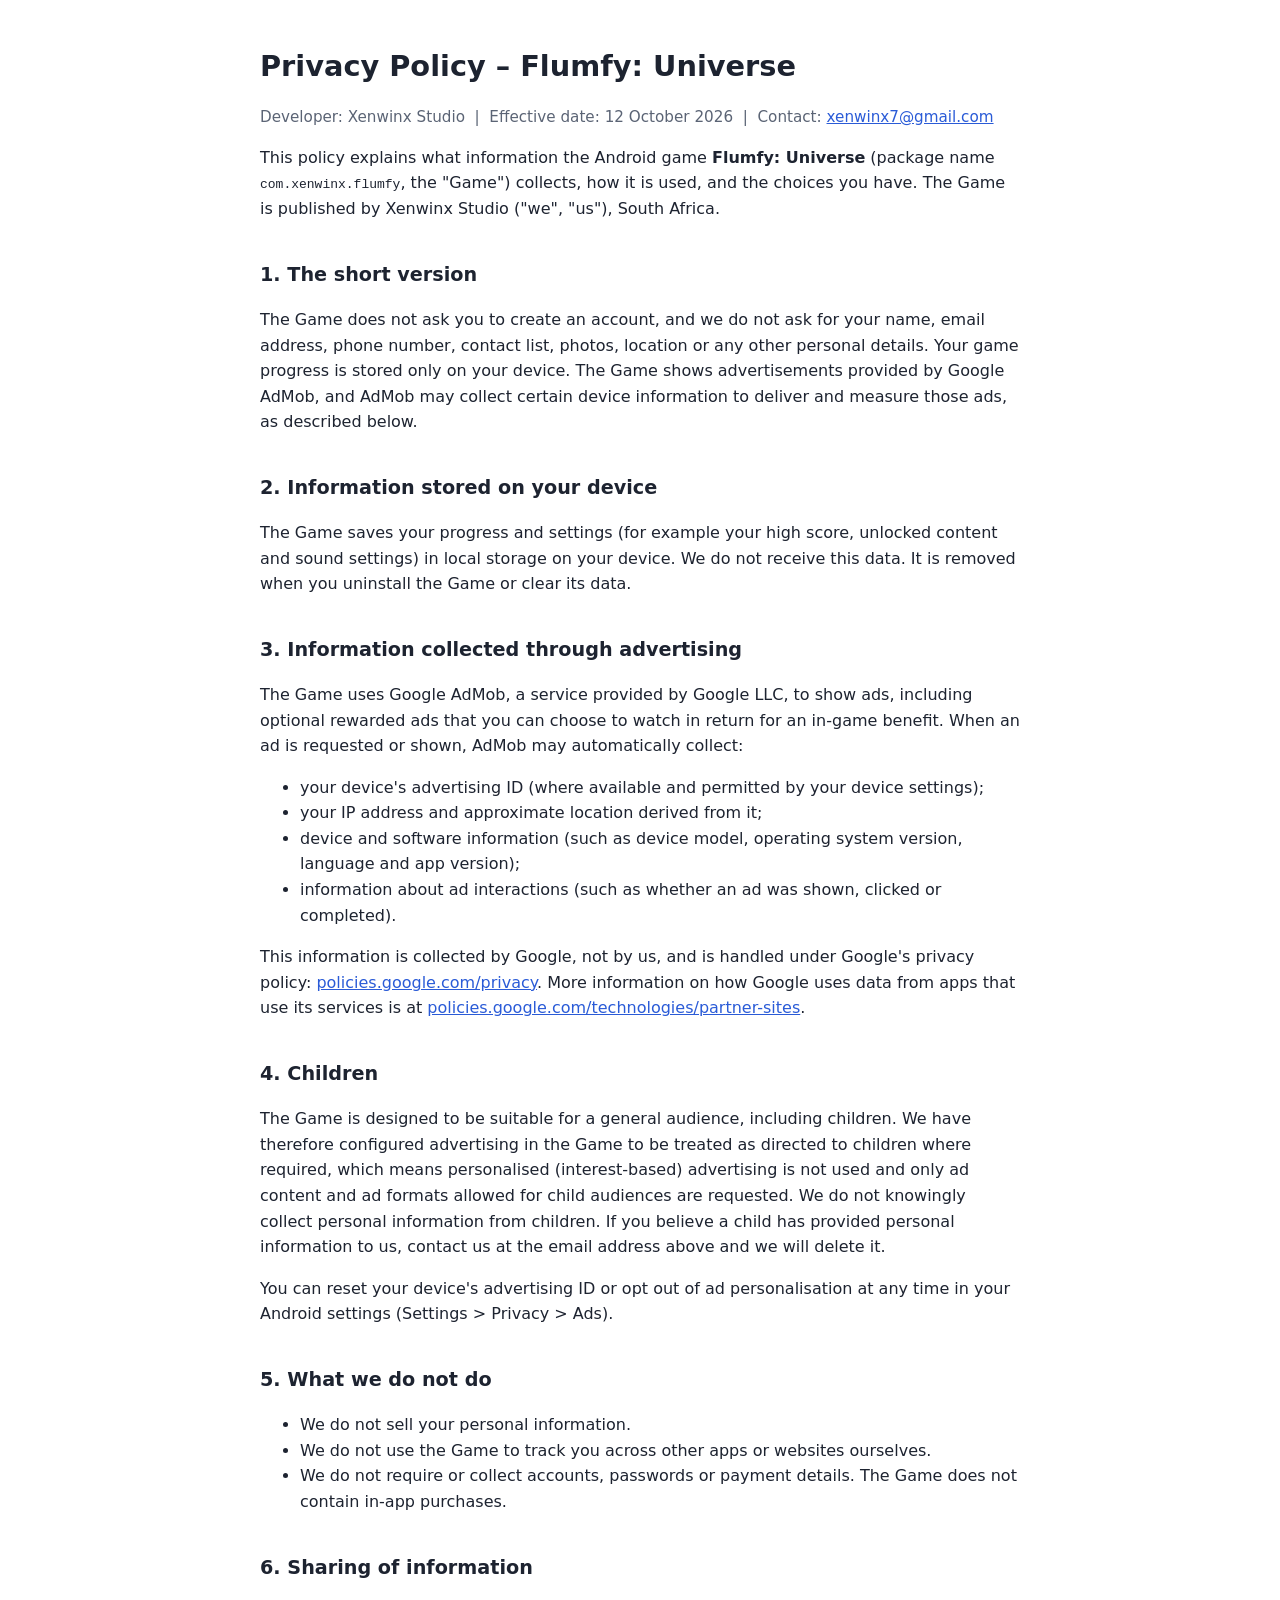
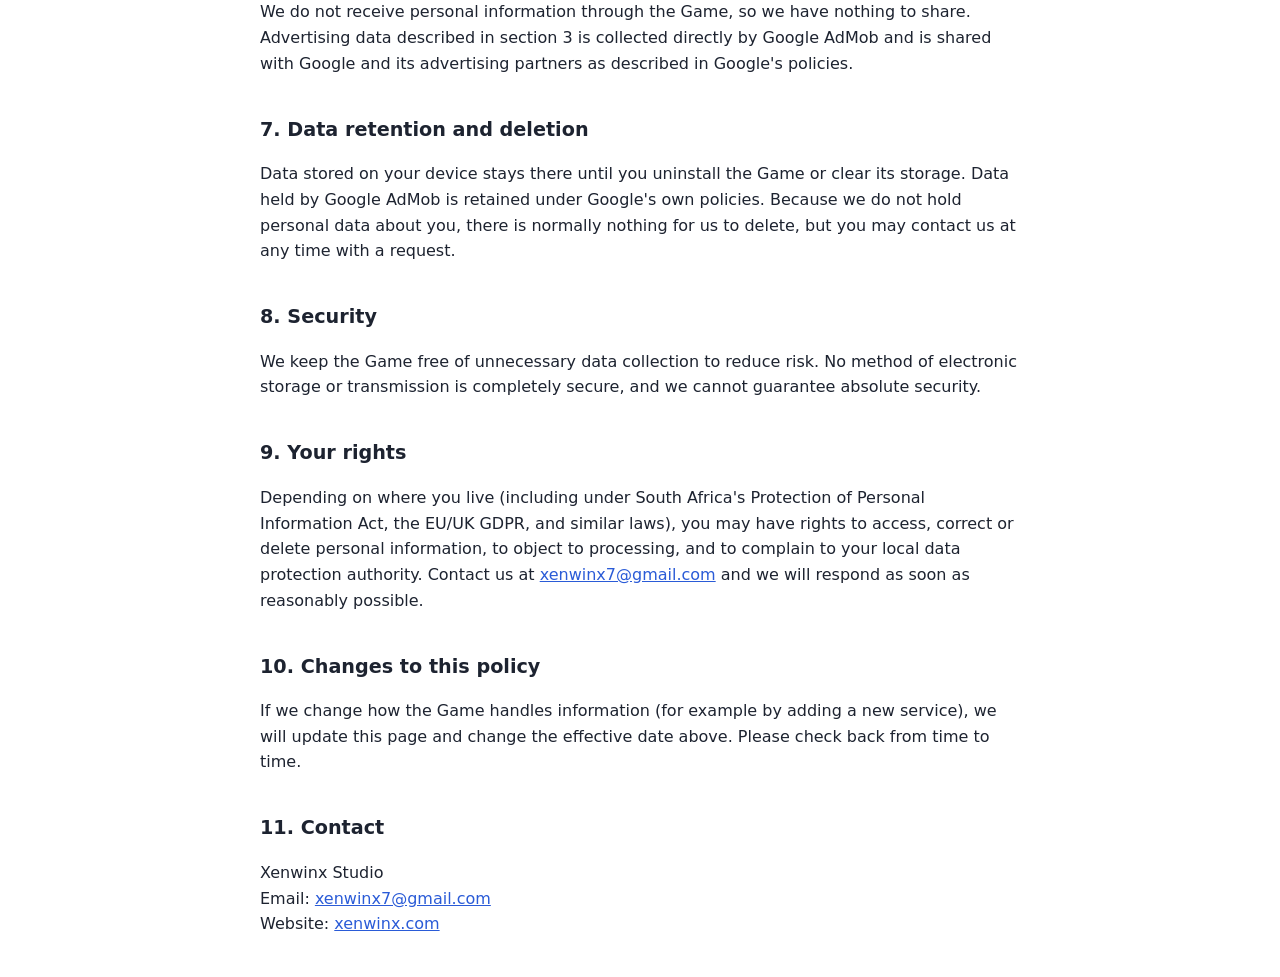
<file: flumfy/privacy/index.html>
<!doctype html>
<html lang="en">
<head>
<meta charset="utf-8">
<meta name="viewport" content="width=device-width, initial-scale=1">
<title>Flumfy: Universe – Privacy Policy | Xenwinx Studio</title>
<meta name="description" content="Privacy policy for the Android game Flumfy: Universe by Xenwinx Studio.">
<style>
  body{font-family:system-ui,-apple-system,Segoe UI,Roboto,Arial,sans-serif;line-height:1.6;max-width:760px;margin:0 auto;padding:24px 16px;color:#1d2330;background:#fff}
  h1{font-size:1.8rem;margin-bottom:.2em}
  h2{font-size:1.2rem;margin-top:2em}
  .meta{color:#5b6475;font-size:.95rem}
  a{color:#2a5bd7}
  @media (prefers-color-scheme:dark){body{background:#12151c;color:#e6e9f0}.meta{color:#9aa3b5}a{color:#8fb0ff}}
</style>
</head>
<body>
<h1>Privacy Policy – Flumfy: Universe</h1>
<p class="meta">Developer: Xenwinx Studio &nbsp;|&nbsp; Effective date: 12 October 2026 &nbsp;|&nbsp; Contact: <a href="mailto:xenwinx7@gmail.com">xenwinx7@gmail.com</a></p>

<p>This policy explains what information the Android game <strong>Flumfy: Universe</strong> (package name <code>com.xenwinx.flumfy</code>, the "Game") collects, how it is used, and the choices you have. The Game is published by Xenwinx Studio ("we", "us"), South Africa.</p>

<h2>1. The short version</h2>
<p>The Game does not ask you to create an account, and we do not ask for your name, email address, phone number, contact list, photos, location or any other personal details. Your game progress is stored only on your device. The Game shows advertisements provided by Google AdMob, and AdMob may collect certain device information to deliver and measure those ads, as described below.</p>

<h2>2. Information stored on your device</h2>
<p>The Game saves your progress and settings (for example your high score, unlocked content and sound settings) in local storage on your device. We do not receive this data. It is removed when you uninstall the Game or clear its data.</p>

<h2>3. Information collected through advertising</h2>
<p>The Game uses Google AdMob, a service provided by Google LLC, to show ads, including optional rewarded ads that you can choose to watch in return for an in-game benefit. When an ad is requested or shown, AdMob may automatically collect:</p>
<ul>
  <li>your device's advertising ID (where available and permitted by your device settings);</li>
  <li>your IP address and approximate location derived from it;</li>
  <li>device and software information (such as device model, operating system version, language and app version);</li>
  <li>information about ad interactions (such as whether an ad was shown, clicked or completed).</li>
</ul>
<p>This information is collected by Google, not by us, and is handled under Google's privacy policy: <a href="https://policies.google.com/privacy" rel="noopener">policies.google.com/privacy</a>. More information on how Google uses data from apps that use its services is at <a href="https://policies.google.com/technologies/partner-sites" rel="noopener">policies.google.com/technologies/partner-sites</a>.</p>

<h2>4. Children</h2>
<p>The Game is designed to be suitable for a general audience, including children. We have therefore configured advertising in the Game to be treated as directed to children where required, which means personalised (interest-based) advertising is not used and only ad content and ad formats allowed for child audiences are requested. We do not knowingly collect personal information from children. If you believe a child has provided personal information to us, contact us at the email address above and we will delete it.</p>
<p>You can reset your device's advertising ID or opt out of ad personalisation at any time in your Android settings (Settings &gt; Privacy &gt; Ads).</p>

<h2>5. What we do not do</h2>
<ul>
  <li>We do not sell your personal information.</li>
  <li>We do not use the Game to track you across other apps or websites ourselves.</li>
  <li>We do not require or collect accounts, passwords or payment details. The Game does not contain in-app purchases.</li>
</ul>

<h2>6. Sharing of information</h2>
<p>We do not receive personal information through the Game, so we have nothing to share. Advertising data described in section 3 is collected directly by Google AdMob and is shared with Google and its advertising partners as described in Google's policies.</p>

<h2>7. Data retention and deletion</h2>
<p>Data stored on your device stays there until you uninstall the Game or clear its storage. Data held by Google AdMob is retained under Google's own policies. Because we do not hold personal data about you, there is normally nothing for us to delete, but you may contact us at any time with a request.</p>

<h2>8. Security</h2>
<p>We keep the Game free of unnecessary data collection to reduce risk. No method of electronic storage or transmission is completely secure, and we cannot guarantee absolute security.</p>

<h2>9. Your rights</h2>
<p>Depending on where you live (including under South Africa's Protection of Personal Information Act, the EU/UK GDPR, and similar laws), you may have rights to access, correct or delete personal information, to object to processing, and to complain to your local data protection authority. Contact us at <a href="mailto:xenwinx7@gmail.com">xenwinx7@gmail.com</a> and we will respond as soon as reasonably possible.</p>

<h2>10. Changes to this policy</h2>
<p>If we change how the Game handles information (for example by adding a new service), we will update this page and change the effective date above. Please check back from time to time.</p>

<h2>11. Contact</h2>
<p>Xenwinx Studio<br>
Email: <a href="mailto:xenwinx7@gmail.com">xenwinx7@gmail.com</a><br>
Website: <a href="https://xenwinx.com">xenwinx.com</a></p>
</body>
</html>
</file>
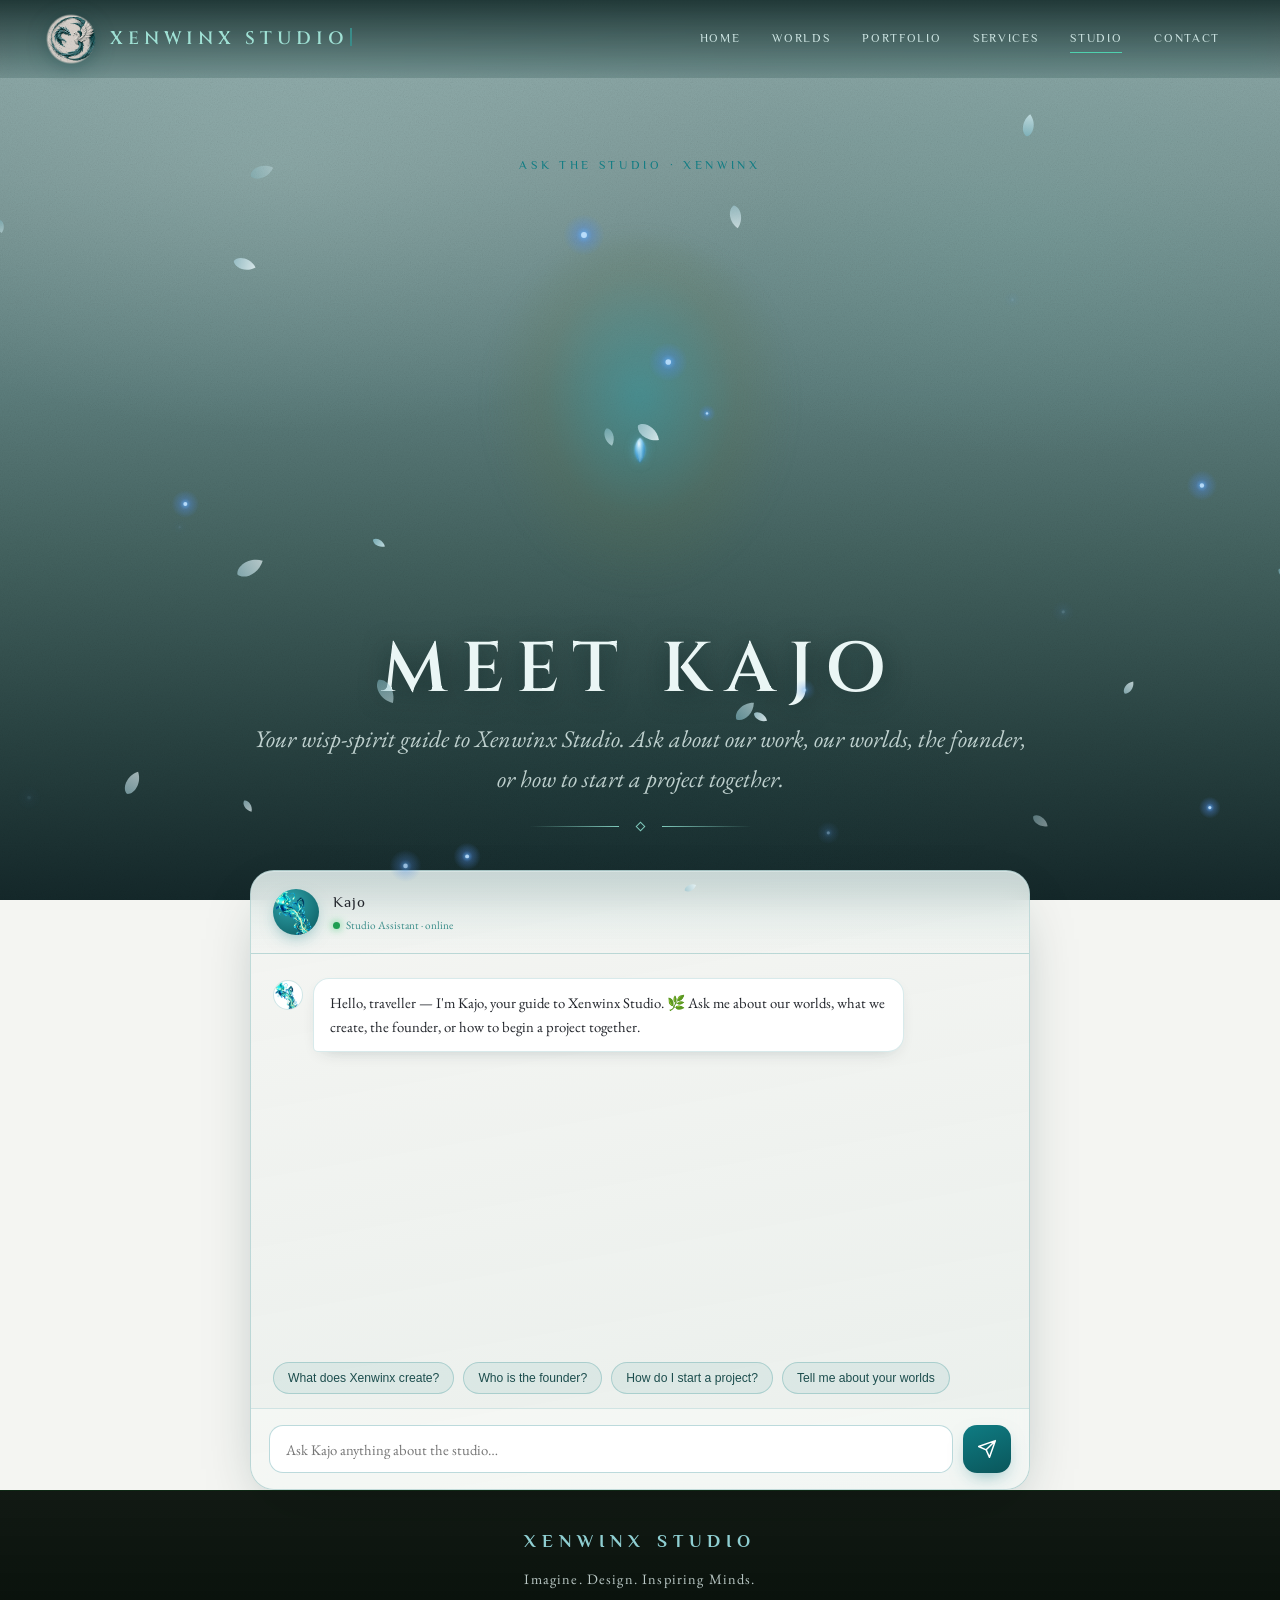
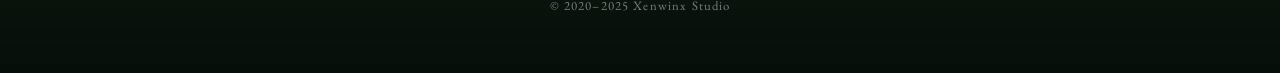
<file: about.html>
<!DOCTYPE html>
<html lang="en">
<head>
<meta charset="UTF-8">
<meta name="viewport" content="width=device-width, initial-scale=1.0">
<title>Studio Assistant — Xenwinx Studio</title>
<link rel="stylesheet" href="xenwinx.css">
<style>
.chat-wrap {
  grid-column:1 / -1;
  max-width:780px; margin:0 auto; width:100%;
  display:flex; flex-direction:column;
  height:min(70vh,620px);
}
.chat-shell {
  position:relative; flex:1; display:flex; flex-direction:column;
  border-radius:24px; overflow:hidden;
  background:linear-gradient(170deg, rgba(244,245,242,.9) 0%, rgba(232,238,234,.86) 100%);
  border:1px solid rgba(15,124,131,.22);
  box-shadow:0 24px 60px -24px rgba(12,40,42,.4), inset 0 1px 0 rgba(255,255,255,.5);
  backdrop-filter:blur(16px); -webkit-backdrop-filter:blur(16px);
}
.chat-head {
  display:flex; align-items:center; gap:14px;
  padding:18px 22px; border-bottom:1px solid rgba(15,124,131,.16);
  background:linear-gradient(180deg, rgba(15,124,131,.1), transparent);
}
.chat-head .avatar {
  width:46px; height:46px; border-radius:50%; flex-shrink:0;
  overflow:hidden; display:grid; place-items:center;
  background:radial-gradient(circle at 35% 30%, #2fa6ad, #0a565b);
  box-shadow:0 6px 18px -6px rgba(15,124,131,.6);
}
.chat-head .avatar img { width:100%; height:100%; object-fit:contain; }
.chat-head .avatar .mono { font-family:var(--font-display); color:#fff; font-size:1.05rem; letter-spacing:.04em; }
.chat-head .meta .nm { font-family:var(--font-display); font-size:.92rem; letter-spacing:.06em; color:var(--ink); }
.chat-head .meta .st { font-size:.7rem; color:var(--teal); display:flex; align-items:center; gap:6px; margin-top:2px; }
.chat-head .meta .st::before { content:''; width:7px; height:7px; border-radius:50%; background:#1f9d52; box-shadow:0 0 8px #2fc46a; }

.chat-log {
  flex:1; overflow-y:auto; padding:24px 22px;
  display:flex; flex-direction:column; gap:16px;
  scroll-behavior:smooth;
}
.msg { display:flex; gap:10px; max-width:86%; }
.msg .bubble {
  padding:12px 16px; border-radius:16px; font-size:.92rem; line-height:1.6;
  text-wrap:pretty;
}
.msg.bot { align-self:flex-start; }
.msg.bot .bubble {
  background:#fff; color:var(--ink);
  border:1px solid rgba(15,124,131,.16);
  border-bottom-left-radius:5px;
  box-shadow:0 6px 18px -10px rgba(12,40,42,.3);
}
.msg.user { align-self:flex-end; flex-direction:row-reverse; }
.msg.user .bubble {
  background:linear-gradient(160deg, #0f7c83, #0a565b); color:#f4f5f2;
  border-bottom-right-radius:5px;
  box-shadow:0 8px 20px -10px rgba(15,124,131,.6);
}
.msg .mini-av {
  width:30px; height:30px; border-radius:50%; flex-shrink:0; margin-top:2px;
  display:grid; place-items:center; font-family:var(--font-display); font-size:.66rem;
}
.msg.bot .mini-av { background:#fff; padding:0; overflow:hidden; border:1px solid rgba(15,124,131,.2); }
.msg.bot .mini-av img { width:100%; height:100%; object-fit:contain; }
.msg.user .mini-av { background:#58704A; color:#f4f5f2; }

/* ─ Character hero ─ */
.assistant-hero {
  display:flex; flex-direction:column; align-items:center; text-align:center;
  margin-bottom:6px;
}
.assistant-hero .char-stage {
  position:relative; width:min(340px,72vw); margin:0 auto 6px;
}
.assistant-hero .char-glow {
  position:absolute; left:50%; top:54%; transform:translate(-50%,-50%);
  width:90%; height:80%; border-radius:50%; z-index:0;
  background:radial-gradient(ellipse at 50% 45%, rgba(47,166,173,.42) 0%, rgba(88,112,74,.18) 45%, transparent 72%);
  filter:blur(8px); animation:charGlow 5s ease-in-out infinite;
}
@keyframes charGlow { 0%,100%{opacity:.7;transform:translate(-50%,-50%) scale(1)} 50%{opacity:1;transform:translate(-50%,-50%) scale(1.06)} }
.assistant-hero .char-img {
  position:relative; z-index:1; width:100%; height:auto; display:block;
  filter:drop-shadow(0 22px 34px rgba(12,40,42,.4));
  animation:charFloat 5.5s ease-in-out infinite;
}
@keyframes charFloat { 0%,100%{transform:translateY(0) rotate(-.6deg)} 50%{transform:translateY(-14px) rotate(.6deg)} }

.typing { display:flex; gap:5px; padding:14px 16px; }
.typing span {
  width:7px; height:7px; border-radius:50%; background:var(--teal); opacity:.5;
  animation:typeBounce 1.2s ease-in-out infinite;
}
.typing span:nth-child(2){ animation-delay:.18s; }
.typing span:nth-child(3){ animation-delay:.36s; }
@keyframes typeBounce { 0%,60%,100%{ transform:translateY(0); opacity:.4; } 30%{ transform:translateY(-5px); opacity:1; } }

.chat-suggest {
  display:flex; gap:9px; flex-wrap:wrap; padding:0 22px 14px;
}
.chip {
  font-size:.76rem; padding:8px 14px; border-radius:999px; cursor:pointer;
  background:rgba(15,124,131,.08); border:1px solid rgba(15,124,131,.24);
  color:var(--teal-deep); transition:background .25s, transform .2s;
}
.chip:hover { background:rgba(15,124,131,.16); transform:translateY(-1px); }

.chat-input {
  display:flex; gap:10px; padding:16px 18px;
  border-top:1px solid rgba(15,124,131,.16);
  background:rgba(255,255,255,.4);
}
.chat-input input {
  flex:1; border:1px solid rgba(15,124,131,.28); border-radius:14px;
  padding:13px 16px; font-size:.92rem; font-family:inherit; color:var(--ink);
  background:#fff; outline:none; transition:border-color .25s, box-shadow .25s;
}
.chat-input input:focus { border-color:var(--teal); box-shadow:0 0 0 3px rgba(15,124,131,.14); }
.chat-input button {
  width:48px; height:48px; flex-shrink:0; border:none; border-radius:14px; cursor:pointer;
  background:linear-gradient(160deg, #0f7c83, #0a565b); color:#fff;
  display:grid; place-items:center; transition:transform .2s, box-shadow .25s;
  box-shadow:0 8px 20px -8px rgba(15,124,131,.6);
}
.chat-input button:hover:not(:disabled){ transform:translateY(-2px); box-shadow:0 12px 26px -8px rgba(15,124,131,.7); }
.chat-input button:disabled { opacity:.5; cursor:not-allowed; }

@media (max-width:680px){ .chat-wrap{ height:78vh; } .msg{ max-width:94%; } }
</style>
</head>
<body class="page-glass">
<nav class="xw-nav">
  <a class="xw-brand" href="index.html"><img src="emblem.png" alt="Xenwinx"><span class="bt" data-type="XENWINX STUDIO">XENWINX STUDIO</span></a>
  <button class="xw-burger" aria-label="Menu"><span></span><span></span><span></span></button>
  <div class="xw-links">
    <a href="index.html">Home</a><a href="games.html">Worlds</a><a href="store.html">Portfolio</a><a href="apps.html">Services</a><a href="about.html">Studio</a><a href="contact.html">Contact</a>
  </div>
</nav>
<div class="paper-grain"></div>
<div class="world-bg soft" data-seed="3"></div>

<main class="page-main">
  <header class="page-hero reveal in">
    <div class="eyebrow" style="color: rgb(15, 124, 131)">Ask the Studio &middot; Xenwinx</div>
    <div class="assistant-hero">
      <div class="char-stage">
        <div class="char-glow"></div>
        <canvas class="char-img kajo-canvas" id="kajoCanvas" width="360" height="640" role="img" aria-label="Kajo, the Xenwinx studio guide"></canvas>
        <video id="kajoVideo" src="kajo-video.mp4" muted loop playsinline autoplay preload="auto" hidden></video>
      </div>
    </div>
    <h1 class="display">Meet Kajo</h1>
    <p class="sub">Your wisp-spirit guide to Xenwinx Studio. Ask about our work, our worlds, the founder, or how to start a project together.</p>
    <div class="diamond-rule"><span class="d"></span></div>
  </header>

  <section class="chat-wrap reveal in">
    <div class="chat-shell">
      <div class="chat-head">
        <div class="avatar"><img src="Kajo.png" alt="Kajo"></div>
        <div class="meta">
          <div class="nm">Kajo</div>
          <div class="st">Studio Assistant · online</div>
        </div>
      </div>
      <div class="chat-log" id="chatLog"></div>
      <div class="chat-suggest" id="chatSuggest">
        <button class="chip">What does Xenwinx create?</button>
        <button class="chip">Who is the founder?</button>
        <button class="chip">How do I start a project?</button>
        <button class="chip">Tell me about your worlds</button>
      </div>
      <form class="chat-input" id="chatForm">
        <input id="chatField" type="text" placeholder="Ask Kajo anything about the studio…" autocomplete="off">
        <button type="submit" id="chatSend" aria-label="Send">
          <svg width="20" height="20" viewBox="0 0 24 24" fill="none" stroke="currentColor" stroke-width="1.8" stroke-linecap="round" stroke-linejoin="round"><path d="M22 2 11 13M22 2l-7 20-4-9-9-4 20-7Z"/></svg>
        </button>
      </form>
    </div>
  </section>
</main>

<div class="foot-sil"><img src="footer-silhouette.png" alt=""></div>
<footer class="xw-foot">
  <div class="wordmark" style="font-size:1.1rem; color:var(--ice)">XENWINX&nbsp;STUDIO</div>
  <p style="margin:10px 0 4px">Imagine. Design. Inspiring Minds.</p>
  <p style="opacity:.6; font-size:.8rem">© 2020–2025 Xenwinx Studio</p>
</footer>

<script src="scenery.js"></script>
<script src="world.js"></script>
<script src="blossom-cursor.js"></script>
<style>.assistant-hero .char-img[hidden]{ display:none !important; }.assistant-hero .kajo-canvas{ width:auto; height:min(440px,60vh); max-width:100%; margin:0 auto; }</style>
<script>
(function(){
  const v=document.getElementById('kajoVideo'), cv=document.getElementById('kajoCanvas');
  if(!v||!cv) return;
  const ctx=cv.getContext('2d',{willReadFrequently:true});
  function frame(){
    if(v.readyState>=2){
      ctx.drawImage(v,0,0,cv.width,cv.height);
      const img=ctx.getImageData(0,0,cv.width,cv.height), d=img.data;
      for(let i=0;i<d.length;i+=4){
        const r=d[i],g=d[i+1],b=d[i+2], m=Math.min(r,g,b);
        let a=(248-m)/52; a=a<0?0:a>1?1:a;
        if(a<1&&a>0){ const k=255*(1-a); d[i]=Math.max(0,(r-k)/a); d[i+1]=Math.max(0,(g-k)/a); d[i+2]=Math.max(0,(b-k)/a); }
        d[i+3]=a*255;
      }
      ctx.putImageData(img,0,0);
    }
    requestAnimationFrame(frame);
  }
  const play=()=>v.play().catch(()=>{});
  v.addEventListener('loadeddata',()=>{ play(); requestAnimationFrame(frame); },{once:true});
  document.addEventListener('pointerdown',play,{once:true});
  if(v.readyState>=2){ play(); requestAnimationFrame(frame); }
})();
</script>
<script>
(function(){
  const log     = document.getElementById('chatLog');
  const form    = document.getElementById('chatForm');
  const field   = document.getElementById('chatField');
  const sendBtn = document.getElementById('chatSend');
  const suggest = document.getElementById('chatSuggest');

  const STUDIO_CONTEXT = `You are Kajo, the friendly studio assistant for Xenwinx Studio. Speak warmly and concisely (2-4 sentences unless asked for detail), in an enchanted-forest, imaginative tone — but stay clear and helpful. Only answer as the studio's guide.

About Xenwinx Studio:
- A forward-thinking creative technology studio, established 2020, that merges artistic vision with immersive technology.
- Tagline: "Imagine. Design. Inspiring Minds." The studio creates worlds that spark imagination.
- Founder & Owner: Zernobie Winkworth — 19+ years across art, illustration and design, a decisive turn toward games in 2017, and a Game Institute graduate (2019). Roles: Game Designer, Game Developer, Mobile App Developer, Environment Artist, Children's Book Illustrator, 3D Modeler, Animator.
- What we create (Services): Illustration, Game Art, UI Design, and Children's Books.
- Worlds / Realms include: The Cascade Realm, The Mushroom Path, The Mystery Forest, and The Hanging Vines — part of the Flumfy adventure series.
- Philosophy: symbolised by a teal dragon (strength, craft, discipline) and a white phoenix (imagination, renewal). Together they mean balance, creativity and transformation. "We build worlds the way a forest grows — patiently, detail by detail."
- Company vision: pioneering immersive, community-driven digital experiences that merge artistic vision with cutting-edge technology.
- To start a project or get in touch, visit the Contact page (contact.html) and send a message.
- The site sections: Home, Worlds (games), Portfolio (store), Services (apps), Studio (this assistant), Contact.

If asked something you don't know, gently say you're not sure and point them to the Contact page. Never invent prices or specific dates beyond the facts above.`;

  const history = [];

  function scrollDown(){ log.scrollTop = log.scrollHeight; }

  function addMsg(role, text){
    const wrap = document.createElement('div');
    wrap.className = 'msg ' + (role === 'user' ? 'user' : 'bot');
    const av = document.createElement('div');
    av.className = 'mini-av';
    if(role === 'user'){ av.textContent = 'You'; }
    else { av.innerHTML = '<img src="Kajo.png" alt="Kajo">'; }
    const bub = document.createElement('div');
    bub.className = 'bubble';
    bub.textContent = text;
    wrap.appendChild(av); wrap.appendChild(bub);
    log.appendChild(wrap);
    scrollDown();
    return bub;
  }

  function showTyping(){
    const wrap = document.createElement('div');
    wrap.className = 'msg bot';
    wrap.id = 'typingRow';
    wrap.innerHTML = '<div class="mini-av"><img src="Kajo.png" alt="Kajo"></div><div class="bubble"><div class="typing"><span></span><span></span><span></span></div></div>';
    log.appendChild(wrap);
    scrollDown();
    return wrap;
  }

  async function ask(text){
    addMsg('user', text);
    history.push({ role:'user', content:text });
    field.value = '';
    sendBtn.disabled = true;
    if(suggest) suggest.style.display = 'none';
    const typing = showTyping();

    const messages = [
      { role:'user', content: STUDIO_CONTEXT + '\n\nThe visitor says: ' + text }
    ];
    // include short history for continuity
    if(history.length > 1){
      const recent = history.slice(-6).map(m => (m.role==='user'?'Visitor: ':'Kajo: ') + m.content).join('\n');
      messages[0].content = STUDIO_CONTEXT + '\n\nConversation so far:\n' + recent + '\n\nReply as Kajo to the visitor\'s latest message.';
    }

    let clean = '';
    try {
      if(window.claude && typeof window.claude.complete === 'function'){
        const reply = await window.claude.complete({ messages });
        clean = (reply || '').trim();
      }
    } catch(e){ clean = ''; }
    if(!clean) clean = localReply(text);
    await wait(420);
    typing.remove();
    addMsg('bot', clean);
    history.push({ role:'assistant', content:clean });
    sendBtn.disabled = false;
    field.focus();
  }


  function wait(ms){ return new Promise(r => setTimeout(r, ms)); }

  /* Offline knowledge base — keeps Kajo answering on the live site
     even without a model endpoint. */
  const KB = [
    { k:['what do you create','what does xenwinx create','what do you make','services','offer','do you do'],
      a:"Xenwinx Studio creates four kinds of things: illustrated storybooks and journals, original game worlds, interactive apps, and visual storytelling work for other brands. 🌿 Have a wander through Services or Portfolio to see the craft up close." },
    { k:['founder','who is behind','who runs','zernobie','owner','who made'],
      a:"The studio was founded by Zernobie Winkworth — illustrator, designer and world-builder. Every character and every world here begins as a hand-drawn sketch before it ever becomes pixels." },
    { k:['worlds','games','game','realm','cascading','mushroom','vines','mystery forest'],
      a:"Our worlds live under Worlds — the Cascading Realm, the Mushroom Path, the Mystery Forest and the Hanging Vines. Each one has its own guardians, weather and small secrets waiting to be found." },
    { k:['character','flumfy','verdant','sage','rosie','lila','ember','guardian'],
      a:"The Flumfies are the guardians of our worlds — Verdant the Nature Guardian, Sage the Wisdom Keeper, Rosie's heart-glow, Lila, and Ember, Spark of Courage. You'll find their cards over in Worlds." },
    { k:['book','storybook','journal','read','cover','store','portfolio','buy','shop','merch'],
      a:"Our illustrated storybooks and animal journals are in Portfolio, and merchandise sits alongside them. Each book is fully hand-illustrated — no two spreads are alike." },
    { k:['app','application','software','rooted tales','ar','nfc'],
      a:"On the app side we build interactive, illustrated experiences — Rooted Tales is our flagship, plus AR and NFC work. Services has the full picture of how we approach a build." },
    { k:['philosophy','dragon','phoenix','meaning','symbol','believe','values'],
      a:"We're symbolised by a teal dragon — strength, craft, discipline — and a white phoenix — imagination and renewal. Together they mean balance and transformation. We build worlds the way stories are told: slowly, by hand, with intent." },
    { k:['vision','mission','future','goal'],
      a:"Our vision is to pioneer immersive, community-driven digital experiences that merge artistic vision with new technology — imagination first, technology in service of it." },
    { k:['contact','get in touch','email','reach','hire','work with','project','commission','quote','collaborate','start'],
      a:"The Contact page is the surest path — hub@xenwinx.com, or find us on Discord, Instagram and LinkedIn. Tell us what you're imagining and we'll take it from there. ✨" },
    { k:['price','cost','how much','budget','rate'],
      a:"Pricing depends entirely on scope, so we quote per project rather than from a list. Send a note through Contact with what you have in mind and you'll get an honest answer quickly." },
    { k:['hello','hi','hey','greetings','good morning','good evening'],
      a:"Hello again, traveller. 🌿 Ask me about our worlds, our books, the founder, or how to begin a project together." },
    { k:['thank','thanks','cheers','appreciate'],
      a:"You're very welcome. Wander as long as you like — I'll be here by the path." },
    { k:['who are you','your name','kajo','wisp','what are you'],
      a:"I'm Kajo, the little light that guides visitors around Xenwinx Studio. I know the worlds, the books, the apps and the people who make them." },
    { k:['where','located','based','country','studio location'],
      a:"Xenwinx is a digital-first studio — we work with people wherever they are. Contact is the best way to reach the studio directly." }
  ];

  function localReply(text){
    const q = (text || '').toLowerCase();
    let best = null, bestScore = 0;
    for(const entry of KB){
      let score = 0;
      for(const key of entry.k){ if(q.includes(key)) score = Math.max(score, key.length); }
      if(score > bestScore){ bestScore = score; best = entry; }
    }
    if(best) return best.a;
    return "That one's beyond my little lantern, I'm afraid. 🌿 I can tell you about our worlds, our storybooks and journals, our apps, the founder, or how to start a project — or reach the studio directly through the Contact page.";
  }

  form.addEventListener('submit', e => {
    e.preventDefault();
    const t = field.value.trim();
    if(t) ask(t);
  });

  suggest.addEventListener('click', e => {
    const chip = e.target.closest('.chip');
    if(chip) ask(chip.textContent.trim());
  });

  // greeting
  setTimeout(() => {
    addMsg('bot', "Hello, traveller — I'm Kajo, your guide to Xenwinx Studio. 🌿 Ask me about our worlds, what we create, the founder, or how to begin a project together.");
  }, 400);
})();
</script>
</body>
</html>
</file>
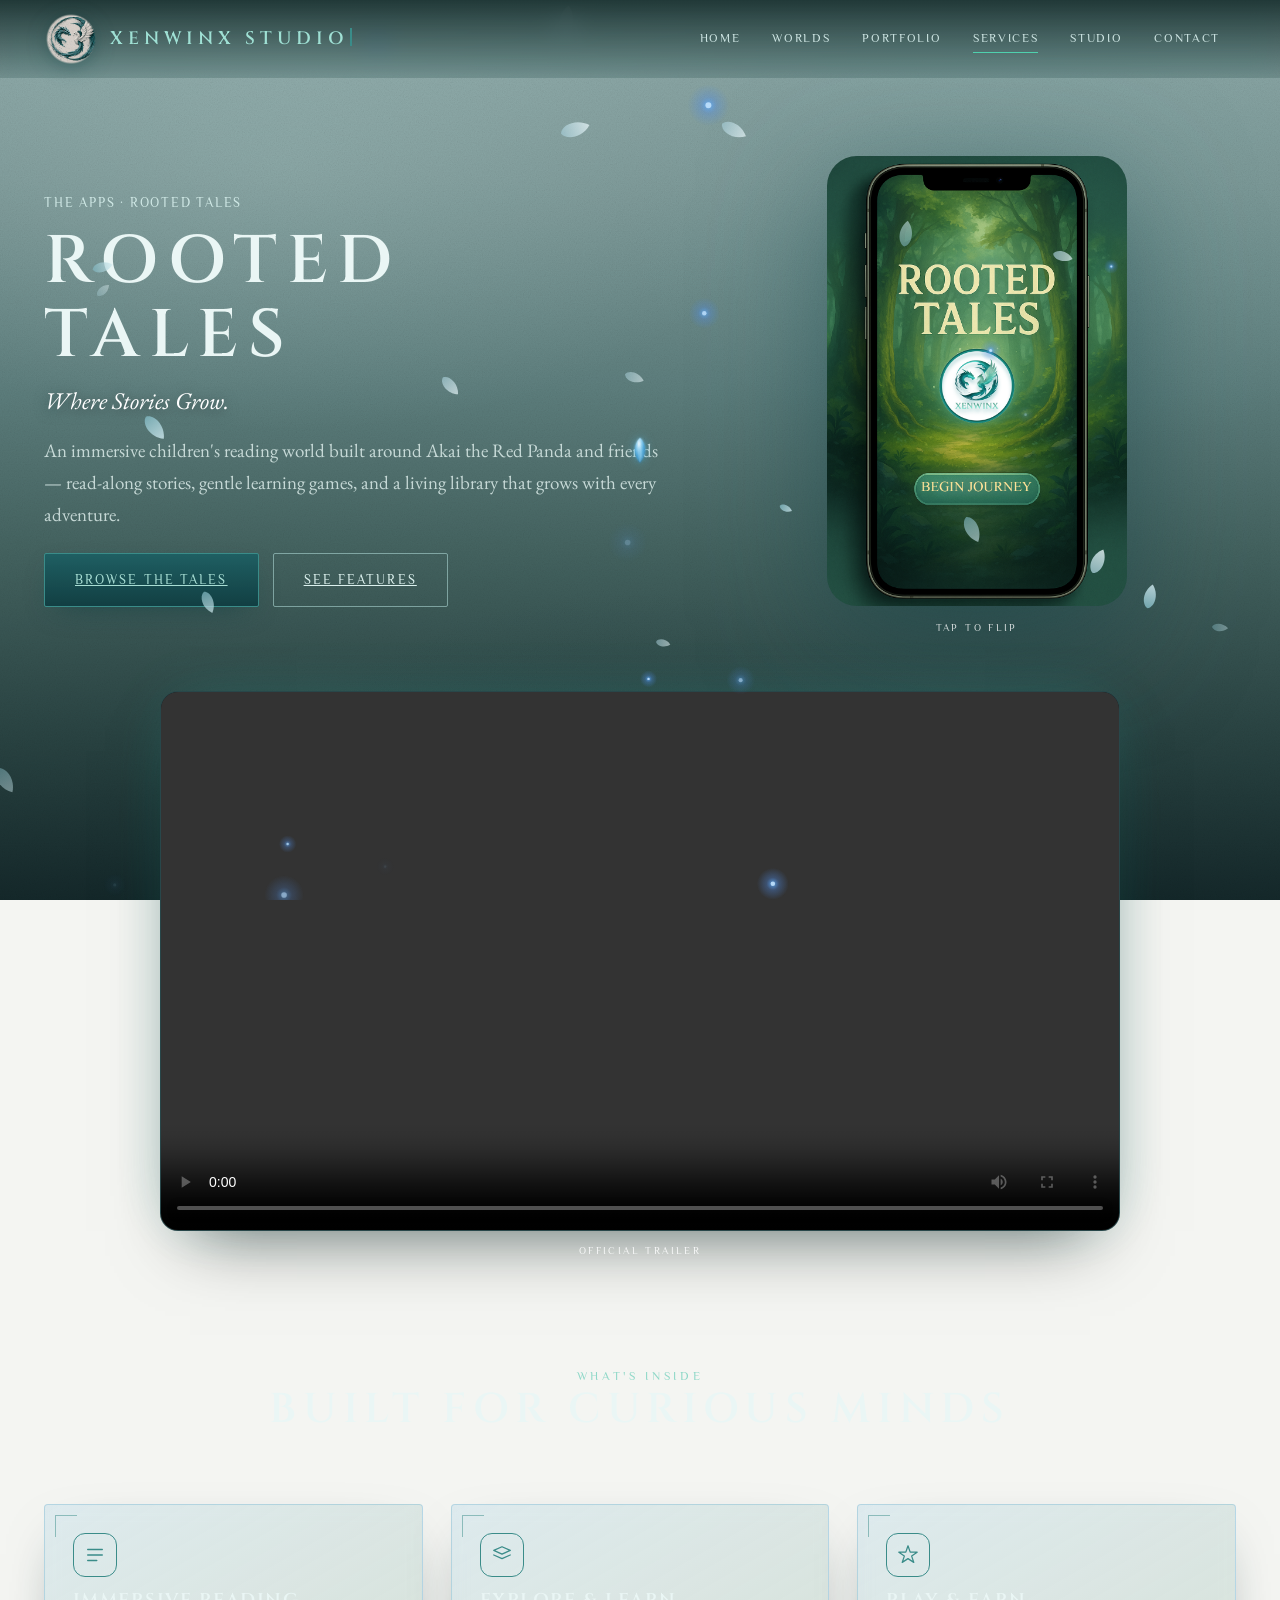
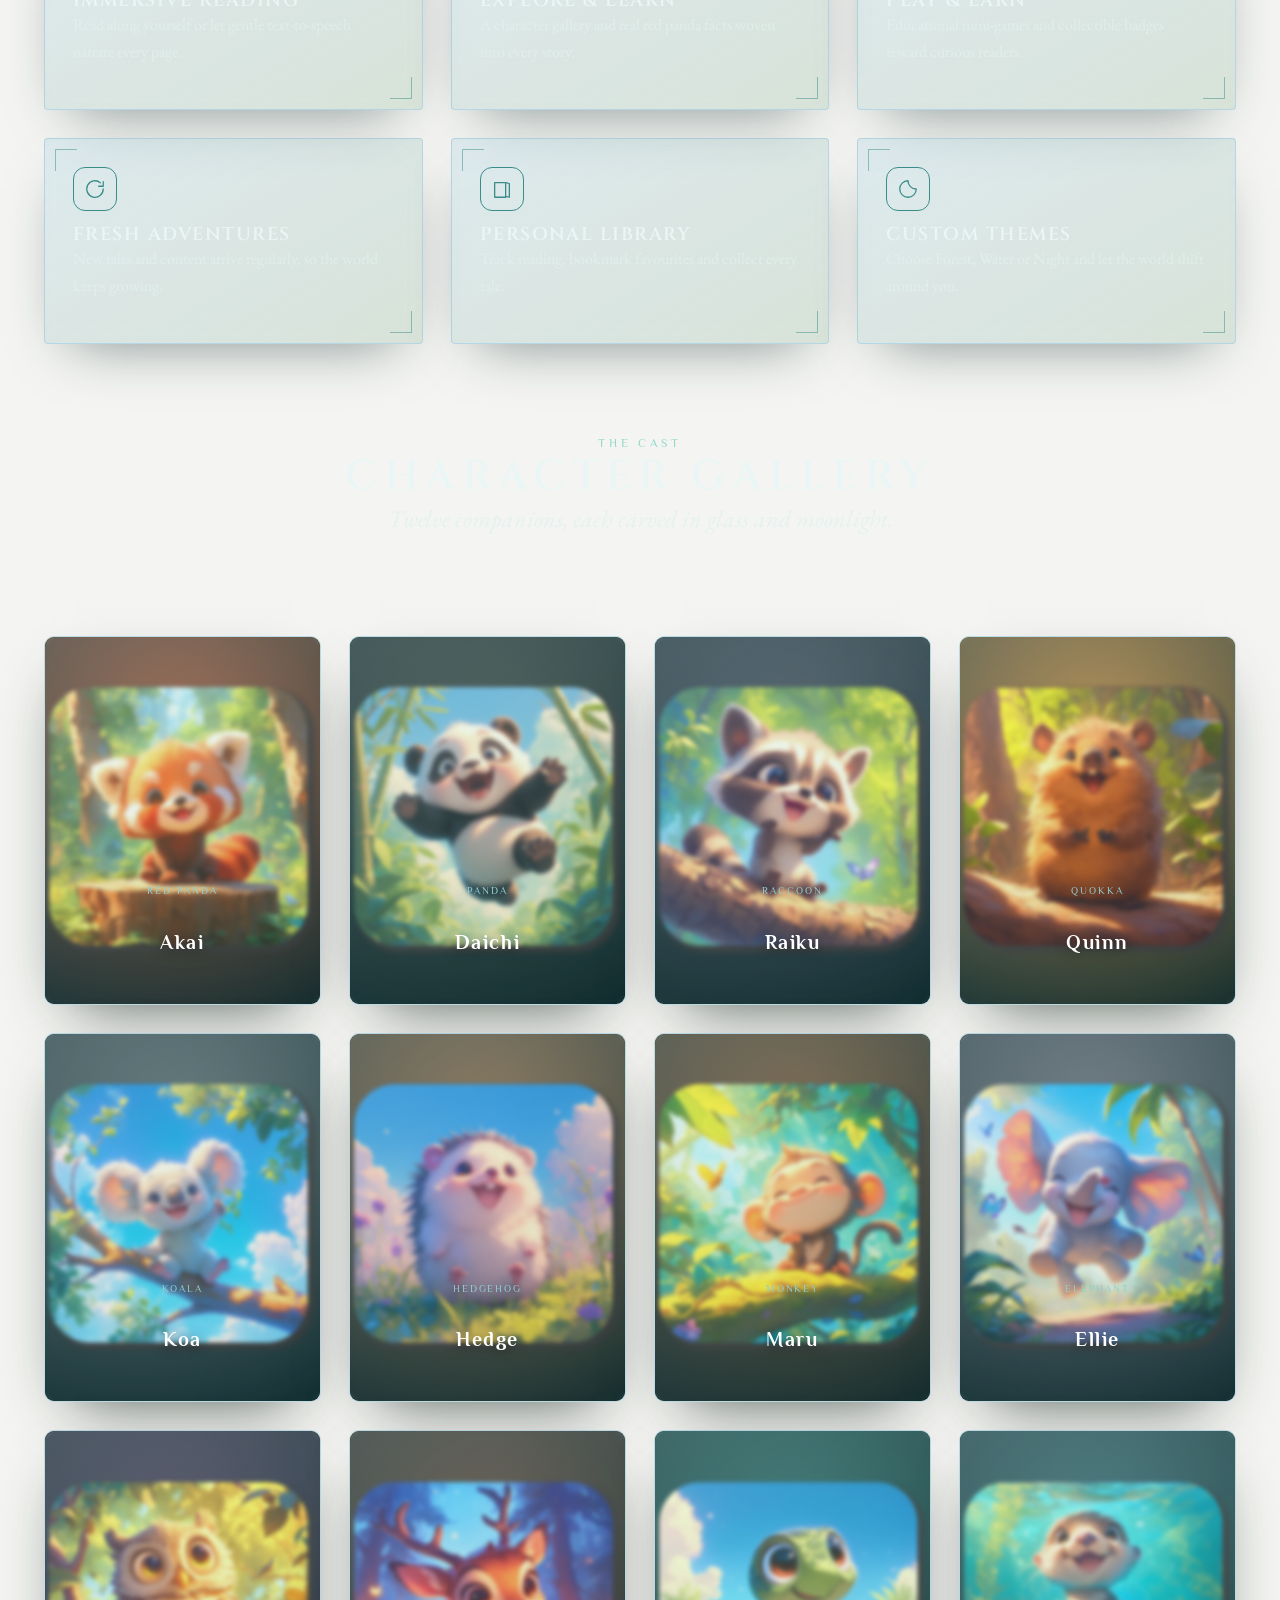
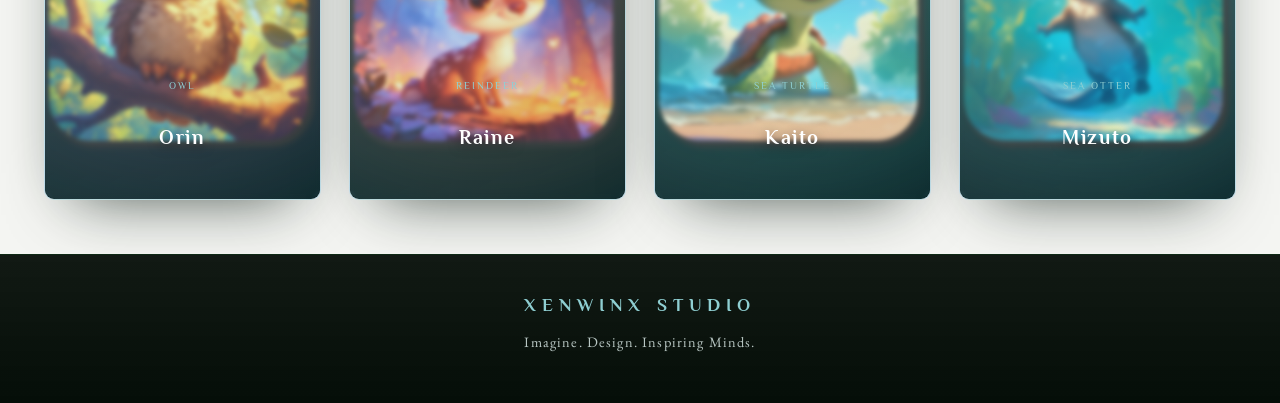
<file: apps.html>
<!DOCTYPE html>
<html lang="en">
<head>
<meta charset="UTF-8">
<meta name="viewport" content="width=device-width, initial-scale=1.0">
<title>Apps — Rooted Tales | Xenwinx Studio</title>
<link rel="stylesheet" href="xenwinx.css">
<style>
.app-hero{ display:grid; grid-template-columns:1.1fr .9fr; gap:40px; align-items:center; max-width:var(--maxw); margin:0 auto; padding:4vh 24px 2vh; }
.app-hero .tag{ border:none; padding:0; color:var(--teal-bright); font-size:.8rem; }
.app-hero h1{ font-size:clamp(2.4rem,6vw,4.2rem); letter-spacing:.14em; margin:8px 0; }
.app-hero .grow{ font-style:italic; font-size:1.5rem; color:#ffffff; text-shadow:0 2px 14px rgba(8,38,40,.55); }
.app-hero p{ color:var(--ink-soft); margin-top:14px; }
.phone-shot{ justify-self:center; width:clamp(220px,30vw,300px); filter:drop-shadow(0 30px 60px rgba(16,62,66,.5)); animation:floatY 7s ease-in-out infinite; }
.phone-shot img{ width:100%; height:auto; display:block; border-radius:30px; }
.flip{ perspective:1400px; cursor:pointer; }
.flip-inner{ position:relative; transition:transform .9s cubic-bezier(.2,.7,.2,1); transform-style:preserve-3d; }
.flip.is-flipped .flip-inner{ transform:rotateY(180deg); }
.flip-face{ backface-visibility:hidden; -webkit-backface-visibility:hidden; }
.flip-back{ position:absolute; inset:0; transform:rotateY(180deg); border-radius:30px; overflow:hidden; background:#0c2326; display:flex; align-items:center; justify-content:center; }
.flip-back video{ width:100%; height:100%; object-fit:cover; display:block; }
.flip-hint{ margin-top:14px; text-align:center; font-family:var(--font-display); font-size:.62rem; letter-spacing:.24em; text-transform:uppercase; color:#ffffff; opacity:.8; }
@keyframes floatY{ 0%,100%{ transform:translateY(0);} 50%{ transform:translateY(-14px);} }
@media (max-width:760px){ .app-hero{ grid-template-columns:1fr; text-align:center; } }

.feat{ padding:28px; }
.feat .fi{ width:44px; height:44px; display:grid; place-items:center; border:1px solid var(--teal); border-radius:12px; color:var(--teal); margin-bottom:14px; }
.feat h3{ font-size:1.15rem; letter-spacing:.08em; }
.feat p{ color:var(--ink-soft); font-size:1rem; }

.gchar{ aspect-ratio:3/4; padding:0; overflow:hidden; position:relative; }
.gchar .portrait{ position:absolute; inset:0; background-color:#0c2326; }
.gchar .portrait-img{ position:absolute; bottom:0; left:50%; transform:translateX(-50%); height:78%; width:auto; object-fit:contain; z-index:2; filter:drop-shadow(0 8px 24px rgba(0,0,0,.45)); }
.gchar .glass{ position:absolute; inset:0; background:linear-gradient(150deg, rgba(191,224,230,.22), rgba(28,95,99,.12)); backdrop-filter:blur(2px); border-radius:10px; }
.gchar .label{ position:absolute; left:0; right:0; bottom:0; padding:18px; z-index:3; text-align:center; }
.gchar .label .sp{ font-family:var(--font-display); letter-spacing:.2em; font-size:.6rem; text-transform:uppercase; color:var(--ice); }
.gchar .label h4{ color:#fff; font-family:var(--font-display); letter-spacing:.08em; font-size:1.25rem; text-shadow:0 2px 12px rgba(0,0,0,.5); }
.gchar{ animation:floatCard 8s ease-in-out infinite; }
.gchar:nth-child(even){ animation-delay:1.2s; }
@keyframes floatCard{ 0%,100%{ transform:translateY(0);} 50%{ transform:translateY(-8px);} }
@media (max-width:620px){
  #chars{ grid-template-columns:repeat(2,1fr); gap:14px; }
  .gchar{ aspect-ratio:3/4; }
  .gchar .label{ padding:12px 10px; }
  .gchar .label h4{ font-size:1rem; }
  .gchar .label .sp{ font-size:.54rem; }
}
.a-trailer{ max-width:min(960px,92vw); margin:4vh auto 6vh; }
.a-trailer .frame{ position:relative; aspect-ratio:16/9; border-radius:18px; overflow:hidden; background:#06191b; border:1px solid rgba(160,230,240,.22); box-shadow:0 30px 70px -30px rgba(0,0,0,.6), 0 0 60px -20px rgba(64,224,208,.3); }
.a-trailer video{ position:absolute; inset:0; width:100%; height:100%; object-fit:cover; display:block; }
.a-trailer .cap{ margin-top:12px; text-align:center; font-family:var(--font-display); font-size:.62rem; letter-spacing:.24em; text-transform:uppercase; color:#ffffff; opacity:.85; }
</style>
</head>
<body class="page-glass">
<nav class="xw-nav">
  <a class="xw-brand" href="index.html"><img src="emblem.png" alt="Xenwinx"><span class="bt" data-type="XENWINX STUDIO">XENWINX STUDIO</span></a>
  <button class="xw-burger" aria-label="Menu"><span></span><span></span><span></span></button>
  <div class="xw-links">
    <a href="index.html">Home</a><a href="games.html">Worlds</a><a href="store.html">Portfolio</a><a href="apps.html">Services</a><a href="about.html">Studio</a><a href="contact.html">Contact</a>
  </div>
</nav>
<div class="paper-grain"></div>
<div class="world-bg soft" data-seed="8"></div>

<main class="page-main">
  <section class="app-hero reveal in">
    <div>
      <div class="tag">The Apps · Rooted Tales</div>
      <h1 class="display">Rooted Tales</h1>
      <div class="grow">Where Stories Grow.</div>
      <p>An immersive children's reading world built around Akai the Red Panda and friends — read-along stories, gentle learning games, and a living library that grows with every adventure.</p>
      <div style="margin-top:22px; display:flex; gap:14px; flex-wrap:wrap">
        <a class="btn" href="store.html" data-bloom>Browse the Tales</a>
        <a class="btn btn--ghost" href="#features">See Features</a>
      </div>
    </div>
    <div class="phone-shot flip" role="button" tabindex="0" aria-label="Flip to watch Akai reading" aria-pressed="false">
      <div class="flip-inner">
        <div class="flip-face flip-front"><img src="rooted-tales-screen.png" alt="Rooted Tales app — Begin Journey screen"></div>
        <div class="flip-face flip-back"><video src="rooted-tales-video.mp4" muted loop playsinline preload="metadata" aria-label="Akai the red panda reading beneath a tree"></video></div>
      </div>
      <div class="flip-hint">Tap to flip</div>
    </div>
  </section>

  <section class="a-trailer reveal" aria-label="Rooted Tales trailer">
    <div class="frame"><video src="Rooted_Tales_Trailer.mp4" controls playsinline preload="metadata"></video></div>
    <div class="cap">Official Trailer</div>
  </section>

  <header class="page-hero reveal" id="features" style="padding-top:6vh">
    <div class="eyebrow">What's Inside</div>
    <h2 class="display" style="font-size:clamp(1.6rem,4vw,2.6rem)">Built for Curious Minds</h2>
  </header>
  <section class="card-grid cols-3" id="feats"></section>

  <header class="page-hero reveal" style="padding-top:4vh">
    <div class="eyebrow">The Cast</div>
    <h2 class="display" style="font-size:clamp(1.6rem,4vw,2.6rem)">Character Gallery</h2>
    <p class="sub">Twelve companions, each carved in glass and moonlight.</p>
  </header>
  <section class="card-grid cols-4" id="chars"></section>
</main>

<div class="foot-sil"><img src="footer-silhouette.png" alt=""></div>
<footer class="xw-foot">
  <div class="wordmark" style="font-size:1.1rem; color:var(--ice)">XENWINX&nbsp;STUDIO</div>
  <p style="margin:10px 0 4px">Imagine. Design. Inspiring Minds.</p>
</footer>

<script src="scenery.js"></script>
<script src="world.js"></script>
<script>
const feats=[
 ['Immersive Reading','Read along yourself or let gentle text-to-speech narrate every page.','M4 6h16M4 12h16M4 18h10'],
 ['Explore & Learn','A character gallery and real red panda facts woven into every story.','M12 3l9 4-9 4-9-4 9-4zM3 12l9 4 9-4'],
 ['Play & Earn','Educational mini-games and collectible badges reward curious readers.','M12 2l2.4 6.9H22l-6 4.3 2.3 6.8L12 16l-6.3 4 2.3-6.8-6-4.3h7.6z'],
 ['Fresh Adventures','New tales and content arrive regularly, so the world keeps growing.','M21 12a9 9 0 1 1-3-6.7M21 4v5h-5'],
 ['Personal Library','Track reading, bookmark favourites and collect every tale.','M4 5h12v16H4zM16 5l4 1v15l-4-1'],
 ['Custom Themes','Choose Forest, Water or Night and let the world shift around you.','M12 3a9 9 0 1 0 9 9c-5 0-9-4-9-9z'],
];
document.getElementById('feats').innerHTML = feats.map(f=>`
 <article class="xw-card feat reveal">
   <span class="corner tl"></span><span class="corner br"></span>
   <div class="fi"><svg width="22" height="22" viewBox="0 0 24 24" fill="none" stroke="currentColor" stroke-width="1.4" stroke-linecap="round" stroke-linejoin="round"><path d="${f[2]}"/></svg></div>
   <h3 class="display">${f[0]}</h3>
   <p>${f[1]}</p>
 </article>`).join('');

(function(){
  const f=document.querySelector('.phone-shot.flip'); if(!f) return;
  const v=f.querySelector('video'), hint=f.querySelector('.flip-hint');
  const toggle=()=>{ const on=f.classList.toggle('is-flipped'); f.setAttribute('aria-pressed',on); hint.textContent=on?'Tap to flip back':'Tap to flip';
    if(on){ v.currentTime=0; v.play().catch(()=>{}); } else setTimeout(()=>v.pause(),500); };
  f.addEventListener('click',toggle);
  f.addEventListener('keydown',e=>{ if(e.key==='Enter'||e.key===' '){ e.preventDefault(); toggle(); } });
})();
const chars=[
 ['Akai','Red Panda','#9c5a3c','char-red-panda.png'],
 ['Daichi','Panda','#3c4a44','char-panda.png'],
 ['Raiku','Raccoon','#46505c','char-raccoon.png'],
 ['Quinn','Quokka','#b5823c','char-quokka.png'],
 ['Koa','Koala','#5a6b6e','char-koala.png'],
 ['Hedge','Hedgehog','#8a6a48','char-hedgehog.png'],['Maru','Monkey','#7a5a3a','char-monkey.png'],['Ellie','Elephant','#6a6f78','char-elephant.png'],
 ['Orin','Owl','#4a4258','char-owl.png'],['Raine','Reindeer','#5c4a3c','char-reindeer.png'],['Kaito','Sea Turtle','#2c6a64','char-sea-turtle.png'],['Mizuto','Sea Otter','#3a6b6e','char-sea-otter.png'],
];
document.getElementById('chars').innerHTML = chars.map(c=>{
  const portraitStyle = c[3]
    ? `background:url('${c[3]}') center/contain no-repeat, radial-gradient(120% 90% at 50% 25%, ${c[2]}, #0c2326)`
    : `background:radial-gradient(120% 90% at 50% 25%, ${c[2]}, #0c2326)`;
  const portraitImg = '';
  return `
 <article class="glass-card gchar reveal">
   <div class="portrait" style="${portraitStyle}"></div>
   <div class="glass"></div>
   <div class="label"><div class="sp">${c[1]}</div><h4>${c[0]}</h4></div>
 </article>`;
}).join('');

const io=new IntersectionObserver(es=>es.forEach(e=>{if(e.isIntersecting){e.target.classList.add('in');io.unobserve(e.target);}}),{threshold:.08});
document.querySelectorAll('.reveal').forEach(el=>io.observe(el));
</script>
<script src="cursor.js"></script>
</body>
</html>
</file>
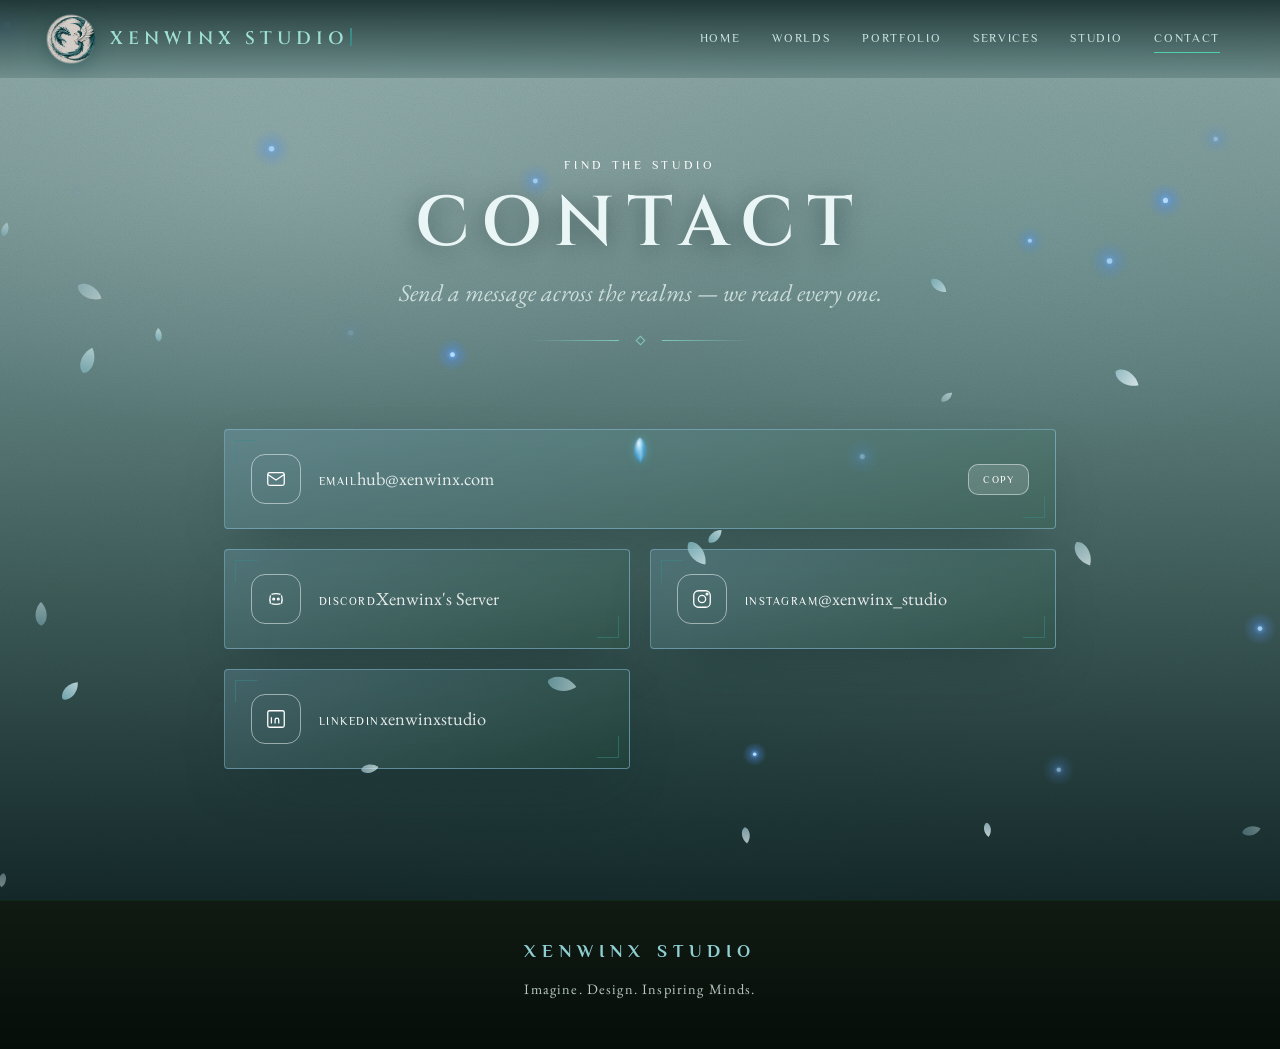
<file: contact.html>
<!DOCTYPE html>
<html lang="en">
<head>
<meta charset="UTF-8">
<meta name="viewport" content="width=device-width, initial-scale=1.0">
<title>Contact — Xenwinx Studio</title>
<link rel="stylesheet" href="xenwinx.css">
<style>
.contact-grid{ display:grid; grid-template-columns:repeat(2,1fr); gap:20px; max-width:880px; margin:0 auto; padding:5vh 24px; }
.clink{ display:flex; align-items:center; gap:18px; padding:24px 26px; text-decoration:none; color:inherit; }
.clink .ci{ width:50px; height:50px; flex:0 0 auto; display:grid; place-items:center; border:1px solid var(--teal); border-radius:14px; color:var(--teal); transition:.4s; }
.clink:hover .ci{ background:var(--teal); color:#fff; }
.clink .ct{ font-family:var(--font-display); letter-spacing:.14em; font-size:.66rem; text-transform:uppercase; color:var(--teal-bright); }
.clink .cv{ font-size:1.15rem; color:var(--teal-deep); word-break:break-word; }
.contact-grid .full{ grid-column:1 / -1; }
@media (max-width:620px){ .contact-grid{ grid-template-columns:1fr; } }

body.page-glass .contact-grid .xw-card .ct{ color:#fff !important; }
body.page-glass .contact-grid .xw-card .cv{ color:rgba(255,255,255,.86) !important; }
body.page-glass .contact-grid .xw-card .ci{ color:#fff; border-color:rgba(255,255,255,.5); }

.clink{ position:relative; }
.mail-copy{ margin-left:auto; flex:0 0 auto; cursor:pointer; font-family:var(--font-display); letter-spacing:.12em; text-transform:uppercase; font-size:.6rem; color:#fff; background:rgba(255,255,255,.14); border:1px solid rgba(255,255,255,.45); border-radius:10px; padding:9px 14px; transition:.3s; }
.mail-copy:hover{ background:rgba(255,255,255,.28); }
.mail-copy.done{ background:rgba(255,255,255,.34); }
</style>
</head>
<body class="page-glass">
<nav class="xw-nav">
  <a class="xw-brand" href="index.html"><img src="emblem.png" alt="Xenwinx"><span class="bt" data-type="XENWINX STUDIO">XENWINX STUDIO</span></a>
  <button class="xw-burger" aria-label="Menu"><span></span><span></span><span></span></button>
  <div class="xw-links">
    <a href="index.html">Home</a><a href="games.html">Worlds</a><a href="store.html">Portfolio</a><a href="apps.html">Services</a><a href="about.html">Studio</a><a href="contact.html">Contact</a>
  </div>
</nav>
<div class="paper-grain"></div>
<div class="world-bg soft" data-seed="4"></div>

<main class="page-main">
  <header class="page-hero reveal in">
    <div class="eyebrow" style="color:#ffffff">Find the Studio</div>
    <h1 class="display">Contact</h1>
    <p class="sub">Send a message across the realms — we read every one.</p>
    <div class="diamond-rule"><span class="d"></span></div>
  </header>

  <section class="contact-grid">
    <a class="xw-card clink reveal full" id="mailCard" href="mailto:hub@xenwinx.com?subject=Xenwinx%20Studio%20enquiry">
      <span class="corner tl"></span><span class="corner br"></span>
      <span class="ci"><svg width="22" height="22" viewBox="0 0 24 24" fill="none" stroke="currentColor" stroke-width="1.4"><rect x="3" y="5" width="18" height="14" rx="2"/><path d="m3 7 9 6 9-6"/></svg></span>
      <span><span class="ct" style="color:#ffffff">Email</span><span class="cv">hub@xenwinx.com</span></span>
      <button class="mail-copy" type="button" aria-label="Copy email address">Copy</button>
    </a>

    <a class="xw-card clink reveal" href="https://discord.gg/WTvSSWPDzX" target="_blank" rel="noopener">
      <span class="corner tl"></span><span class="corner br"></span>
      <span class="ci"><svg width="22" height="22" viewBox="0 0 24 24" fill="none" stroke="currentColor" stroke-width="1.4"><path d="M7 7c3-1 7-1 10 0M7 17c3 1 7 1 10 0M6 8c-1 3-1 6 0 9M18 8c1 3 1 6 0 9"/><circle cx="9.5" cy="12" r="1"/><circle cx="14.5" cy="12" r="1"/></svg></span>
      <span><span class="ct" style="color:#ffffff">Discord</span><span class="cv">Xenwinx's Server</span></span>
    </a>
    <a class="xw-card clink reveal" href="https://www.instagram.com/xenwinx_studio/" target="_blank" rel="noopener">
      <span class="corner tl"></span><span class="corner br"></span>
      <span class="ci"><svg width="22" height="22" viewBox="0 0 24 24" fill="none" stroke="currentColor" stroke-width="1.4"><rect x="3" y="3" width="18" height="18" rx="5"/><circle cx="12" cy="12" r="4"/><circle cx="17.5" cy="6.5" r="1"/></svg></span>
      <span><span class="ct" style="color:#ffffff">Instagram</span><span class="cv">@xenwinx_studio</span></span>
    </a>
    <a class="xw-card clink reveal" href="https://www.linkedin.com/in/zernobie-winkworth/" target="_blank" rel="noopener">
      <span class="corner tl"></span><span class="corner br"></span>
      <span class="ci"><svg width="22" height="22" viewBox="0 0 24 24" fill="none" stroke="currentColor" stroke-width="1.4"><rect x="3" y="3" width="18" height="18" rx="2"/><path d="M7 10v7M7 7v.01M11 17v-4a2 2 0 0 1 4 0v4M11 13v4"/></svg></span>
      <span><span class="ct" style="color:#ffffff">LinkedIn</span><span class="cv">xenwinxstudio</span></span>
    </a>

  </section>
</main>

<div class="foot-sil"><img src="footer-silhouette.png" alt=""></div>
<footer class="xw-foot">
  <div class="wordmark" style="font-size:1.1rem; color:var(--ice)">XENWINX&nbsp;STUDIO</div>
  <p style="margin:10px 0 4px">Imagine. Design. Inspiring Minds.</p>
</footer>

<script src="scenery.js"></script>
<script src="world.js"></script>
<script src="cursor.js"></script>

<script>
(function(){
  var card=document.getElementById('mailCard'); if(!card) return;
  var btn=card.querySelector('.mail-copy');
  btn.addEventListener('click',function(e){
    e.preventDefault(); e.stopPropagation();
    var done=function(){ btn.textContent='Copied'; btn.classList.add('done'); setTimeout(function(){ btn.textContent='Copy'; btn.classList.remove('done'); },1800); };
    if(navigator.clipboard&&navigator.clipboard.writeText){ navigator.clipboard.writeText('hub@xenwinx.com').then(done,done); }
    else { var ta=document.createElement('textarea'); ta.value='hub@xenwinx.com'; document.body.appendChild(ta); ta.select(); try{document.execCommand('copy');}catch(err){} ta.remove(); done(); }
  });
})();
</script>
</body>
</html>
</file>
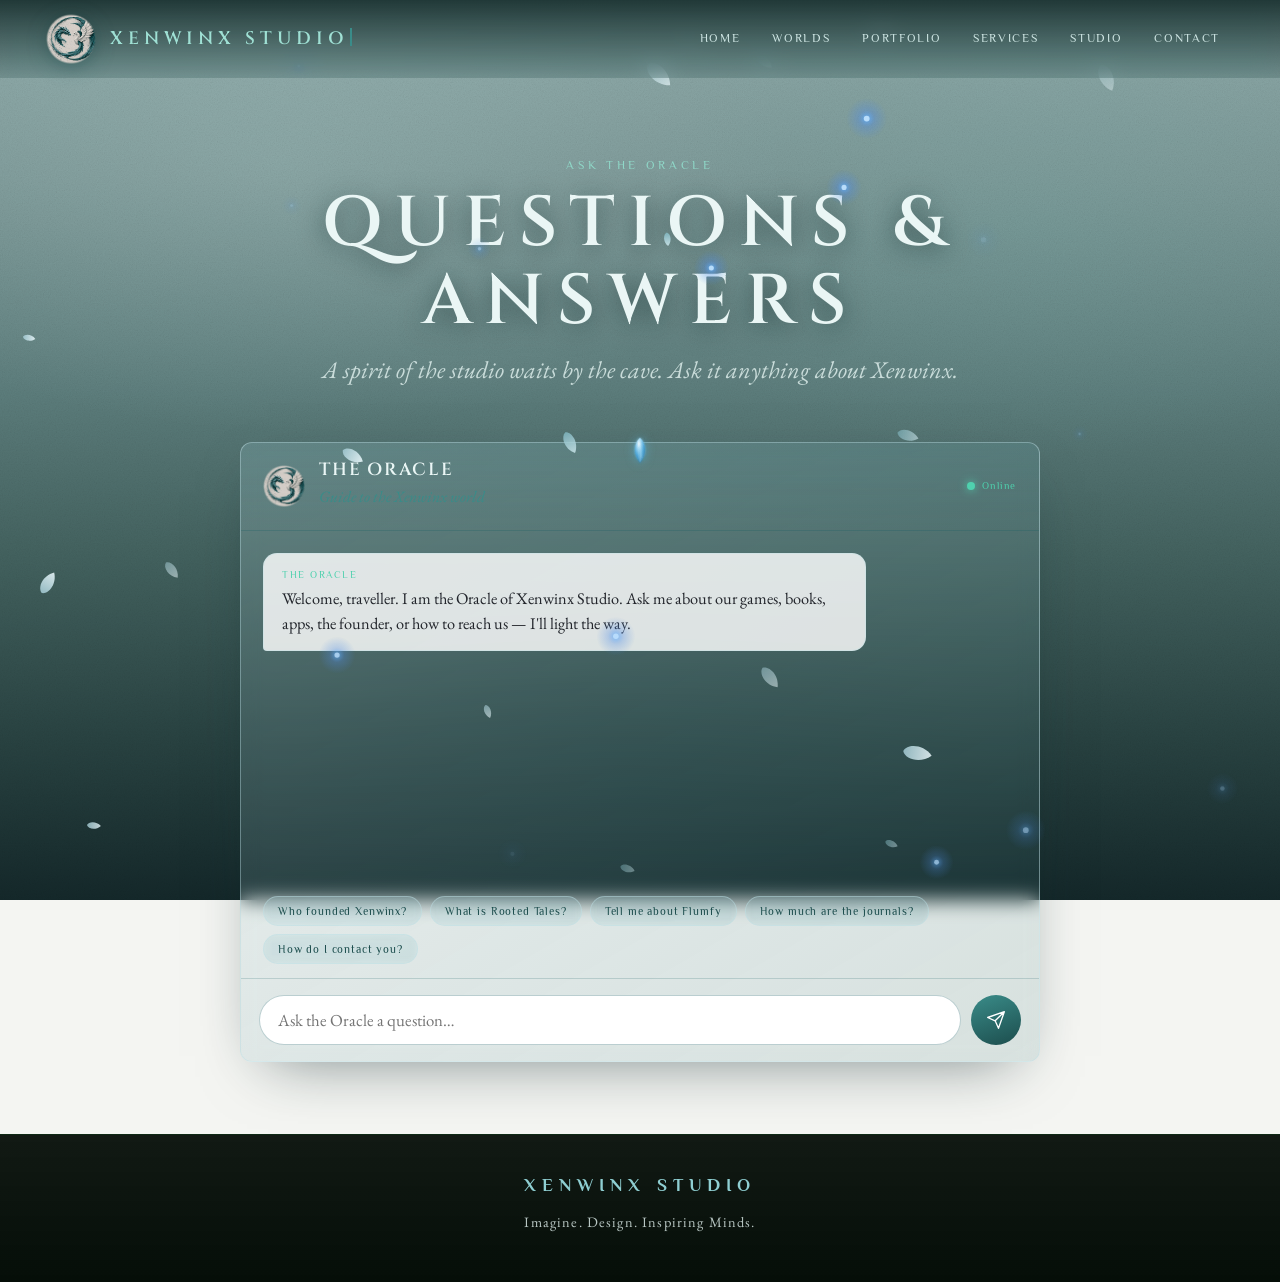
<file: faq.html>
<!DOCTYPE html>
<html lang="en">
<head>
<meta charset="UTF-8">
<meta name="viewport" content="width=device-width, initial-scale=1.0">
<title>FAQ — Ask the Oracle | Xenwinx Studio</title>
<link rel="stylesheet" href="xenwinx.css">
<style>
.chat-wrap{ max-width:840px; margin:0 auto; padding:2vh 20px 8vh; }
.chat{ background:linear-gradient(150deg, rgba(191,224,230,.22), rgba(28,95,99,.13)); border:1px solid rgba(191,224,230,.45); border-radius:12px; box-shadow:var(--shadow-card); overflow:hidden; display:flex; flex-direction:column; height:min(620px,72vh); backdrop-filter:blur(10px); -webkit-backdrop-filter:blur(10px); }
.chat-head{ display:flex; align-items:center; gap:14px; padding:18px 22px; border-bottom:1px solid rgba(28,95,99,.2); background:linear-gradient(180deg, rgba(28,95,99,.1), transparent); }
.chat-head img{ width:42px; height:42px; }
.chat-head h3{ font-size:1.1rem; letter-spacing:.1em; }
.chat-head small{ color:var(--teal); font-style:italic; }
.chat-head .status{ margin-left:auto; font-family:var(--font-display); font-size:.6rem; letter-spacing:.16em; color:var(--teal-bright); display:flex; align-items:center; gap:7px; }
.chat-head .status::before{ content:''; width:8px; height:8px; border-radius:50%; background:var(--teal-bright); box-shadow:0 0 8px var(--teal-bright); animation:mushPulse 2s infinite; }
@keyframes mushPulse{ 50%{ opacity:.4; } }
.chat-log{ flex:1; overflow-y:auto; padding:22px; display:flex; flex-direction:column; gap:16px; }
.msg{ max-width:80%; padding:14px 18px; border-radius:14px; line-height:1.5; font-size:1.02rem; }
.msg.bot{ align-self:flex-start; background:rgba(255,255,255,.82); border:1px solid rgba(191,224,230,.4); color:var(--ink); border-bottom-left-radius:4px; }
.msg.user{ align-self:flex-end; background:linear-gradient(160deg,var(--teal),var(--teal-deep)); color:#eafafa; border-bottom-right-radius:4px; }
.msg.bot .who{ font-family:var(--font-display); font-size:.6rem; letter-spacing:.16em; text-transform:uppercase; color:var(--teal-bright); display:block; margin-bottom:5px; }
.typing{ align-self:flex-start; display:flex; gap:5px; padding:14px 18px; }
.typing span{ width:8px; height:8px; border-radius:50%; background:var(--teal); animation:tdot 1.2s infinite; }
.typing span:nth-child(2){ animation-delay:.2s; } .typing span:nth-child(3){ animation-delay:.4s; }
@keyframes tdot{ 0%,60%,100%{ transform:translateY(0); opacity:.4; } 30%{ transform:translateY(-6px); opacity:1; } }
.chips{ display:flex; gap:8px; flex-wrap:wrap; padding:0 22px 14px; }
.chip{ font-family:var(--font-display); font-size:.66rem; letter-spacing:.08em; padding:8px 14px; border:1px solid rgba(191,224,230,.45); border-radius:999px; color:var(--teal-deep); cursor:none; background:rgba(191,224,230,.18); backdrop-filter:blur(4px); transition:.3s; }
.chip:hover{ background:var(--teal); color:#fff; }
.chat-input{ display:flex; gap:10px; padding:16px 18px; border-top:1px solid rgba(28,95,99,.2); }
.chat-input input{ flex:1; font-family:var(--font-body); font-size:1.05rem; padding:13px 18px; border:1px solid rgba(28,95,99,.3); border-radius:999px; background:#fff; color:var(--ink); outline:none; }
.chat-input input:focus{ border-color:var(--teal-bright); box-shadow:0 0 0 3px rgba(58,166,160,.18); }
.chat-input button{ border:none; background:linear-gradient(160deg,var(--teal),var(--teal-deep)); color:#fff; width:50px; height:50px; border-radius:50%; cursor:none; display:grid; place-items:center; transition:transform .3s; }
.chat-input button:hover{ transform:scale(1.08); }
</style>
</head>
<body class="page-glass">
<nav class="xw-nav">
  <a class="xw-brand" href="index.html"><img src="emblem.png" alt="Xenwinx"><span class="bt" data-type="XENWINX STUDIO">XENWINX STUDIO</span></a>
  <button class="xw-burger" aria-label="Menu"><span></span><span></span><span></span></button>
  <div class="xw-links">
    <a href="index.html">Home</a><a href="games.html">Worlds</a><a href="store.html">Portfolio</a><a href="apps.html">Services</a><a href="about.html">Studio</a><a href="contact.html">Contact</a>
  </div>
</nav>
<div class="paper-grain"></div>
<div class="world-bg soft" data-seed="6"></div>

<main class="page-main">
  <header class="page-hero reveal in" style="padding-bottom:1vh">
    <div class="eyebrow">Ask the Oracle</div>
    <h1 class="display">Questions &amp; Answers</h1>
    <p class="sub">A spirit of the studio waits by the cave. Ask it anything about Xenwinx.</p>
  </header>

  <div class="chat-wrap reveal">
    <div class="chat">
      <div class="chat-head">
        <img src="emblem.png" alt="">
        <div><h3 class="display">The Oracle</h3><small>Guide to the Xenwinx world</small></div>
        <div class="status">Online</div>
      </div>
      <div class="chat-log" id="log">
        <div class="msg bot"><span class="who">The Oracle</span>Welcome, traveller. I am the Oracle of Xenwinx Studio. Ask me about our games, books, apps, the founder, or how to reach us — I'll light the way.</div>
      </div>
      <div class="chips" id="chips">
        <button class="chip">Who founded Xenwinx?</button>
        <button class="chip">What is Rooted Tales?</button>
        <button class="chip">Tell me about Flumfy</button>
        <button class="chip">How much are the journals?</button>
        <button class="chip">How do I contact you?</button>
      </div>
      <form class="chat-input" id="form">
        <input id="q" type="text" placeholder="Ask the Oracle a question…" autocomplete="off">
        <button type="submit" aria-label="Send"><svg width="20" height="20" viewBox="0 0 24 24" fill="none" stroke="currentColor" stroke-width="1.6" stroke-linecap="round" stroke-linejoin="round"><path d="M22 2 11 13M22 2l-7 20-4-9-9-4z"/></svg></button>
      </form>
    </div>
  </div>
</main>

<div class="foot-sil"><img src="footer-silhouette.png" alt=""></div>
<footer class="xw-foot">
  <div class="wordmark" style="font-size:1.1rem; color:var(--ice)">XENWINX&nbsp;STUDIO</div>
  <p style="margin:10px 0 4px">Imagine. Design. Inspiring Minds.</p>
</footer>

<script src="scenery.js"></script>
<script src="world.js"></script>
<script>
const KB = `You are "The Oracle", the friendly, slightly poetic guide-spirit of Xenwinx Studio's website. Answer visitor questions warmly and concisely (2-4 sentences), in a gentle fantasy tone but always accurate. Only use the facts below. If asked something you don't know, say the Oracle's vision is clouded on that matter and suggest contacting the studio.

ABOUT XENWINX STUDIO:
- A creative technology studio established 2020, founded and owned by Zernobie Winkworth.
- Zernobie has nearly 20 years (19+) of creative experience, transitioned to gaming in 2017, and graduated the Game Institute in 2019. Skills: game designer, mobile app developer, environment artist, children's book illustrator, game developer, 3D modeler, animator.
- Tagline: "Imagine. Design. Inspiring Minds."
- Company vision: forward-thinking creative technology pioneering immersive, community-driven digital experiences merging artistic vision with cutting-edge technology.
- Corporate vision: to be the global catalyst for purpose-driven creativity where immersive tech and artistic expression empower cultural storytelling and connect communities.
- Mission: merge storytelling, innovation and visual artistry into impactful digital experiences — games, apps, narratives, artistry — building inclusive worlds celebrating culture, environment and shared human values.
- Logo: a teal dragon and white phoenix in a circular composition, representing balance, creativity and transformation.

PRODUCTS:
- STORE: 12 animal-themed journals (96 pages: 64 blank + 30 lined + illustrated covers). Hardcover $39.99, Paperback $24.99. Animals include Red Panda, Panda, Raccoon, Quokka, Koala, Hedgehog, Monkey, Elephant, Owl, Reindeer, Sea Otter, Sea Turtle.
- BOOKS: 12 picture books starring Akai the Red Panda and friends. eBooks available on the Rooted Tales app now; physical editions coming soon. Prices range eBook $4.99-$9.99, paperback $8.99-$18.99, hardcover $14.99-$26.99.
- APP: "Rooted Tales" (tagline "Where Stories Grow") — a children's reading app: immersive read-along + text-to-speech, character gallery & red panda facts, educational mini-games & badges, regular new content, personal library, custom themes (Forest/Water/Night), Amazon physical purchase.
- GAME: "Flumfy: Aurora Rescue" — a mobile arcade game blending Finnish mythology, coming soon. Players control one of five Flumfy creatures (born from the fur of the great Elden Fire Fox) journeying through Arctic skies to restore the Northern Lights. 2.5D parallax. The five heroes: Verdant (nature guardian), Sage (crystal/water Nordic guardian), Lila (dream/illusion), Ember (fire spirit), Rosie (steampunk explorer).
- MERCHANDISE: coming soon — desktop items, paper & prints, 3D collectibles, apparel.

CONTACT:
- Website xenwinx.com, email hub@xenwinx.com, Discord (Xenwinx's Server), Instagram @xenwinx_studio, LinkedIn xenwinxstudio, GitHub github.com/Zernobie.`;

const log=document.getElementById('log');
const form=document.getElementById('form');
const q=document.getElementById('q');
const history=[];

function add(role, text){
  const d=document.createElement('div');
  d.className='msg '+(role==='user'?'user':'bot');
  d.innerHTML = role==='user'? '' : '<span class="who">The Oracle</span>';
  d.appendChild(document.createTextNode(text));
  log.appendChild(d); log.scrollTop=log.scrollHeight; return d;
}
function typing(){ const t=document.createElement('div'); t.className='typing'; t.innerHTML='<span></span><span></span><span></span>'; log.appendChild(t); log.scrollTop=log.scrollHeight; return t; }

async function ask(text){
  add('user', text);
  history.push('Visitor: '+text);
  const t=typing();
  try{
    if(!window.claude || !window.claude.complete) throw new Error('offline');
    const prompt = KB + '\\n\\nConversation so far:\\n' + history.slice(-6).join('\\n') + '\\n\\nReply as The Oracle:';
    const reply = await window.claude.complete(prompt);
    t.remove();
    const clean=(reply||'').trim() || 'The Oracle\u2019s vision is clouded — try asking another way.';
    add('bot', clean);
    history.push('Oracle: '+clean);
  }catch(err){
    t.remove();
    add('bot', fallback(text));
  }
}
function fallback(text){
  const s=text.toLowerCase();
  if(s.includes('found')||s.includes('who')) return 'Xenwinx Studio was founded in 2020 by Zernobie Winkworth, a creator with nearly 20 years of artistry who turned to games in 2017.';
  if(s.includes('rooted')||s.includes('app')) return 'Rooted Tales — "Where Stories Grow" — is our children\u2019s reading app: read-along stories, gentle learning games, a character gallery and a growing personal library.';
  if(s.includes('flumfy')||s.includes('game')) return 'Flumfy: Aurora Rescue is our coming-soon arcade game blending Finnish myth. Guide one of five Flumfy heroes through Arctic skies to restore the Northern Lights.';
  if(s.includes('journal')||s.includes('price')||s.includes('cost')||s.includes('much')) return 'Our 12 animal journals are 96 pages — $39.99 hardcover, $24.99 paperback.';
  if(s.includes('contact')||s.includes('email')||s.includes('reach')) return 'Reach the studio at hub@xenwinx.com, or find us on Instagram @xenwinx_studio and our Discord server.';
  return 'I am the Oracle of Xenwinx Studio. Ask me about our founder, the Rooted Tales app, our journals and Akai books, the Flumfy game, or how to reach us.';
}

form.addEventListener('submit', e=>{ e.preventDefault(); const v=q.value.trim(); if(!v) return; q.value=''; ask(v); });
document.getElementById('chips').addEventListener('click', e=>{ if(e.target.classList.contains('chip')) ask(e.target.textContent); });
</script>
<script src="cursor.js"></script>
</body>
</html>
</file>
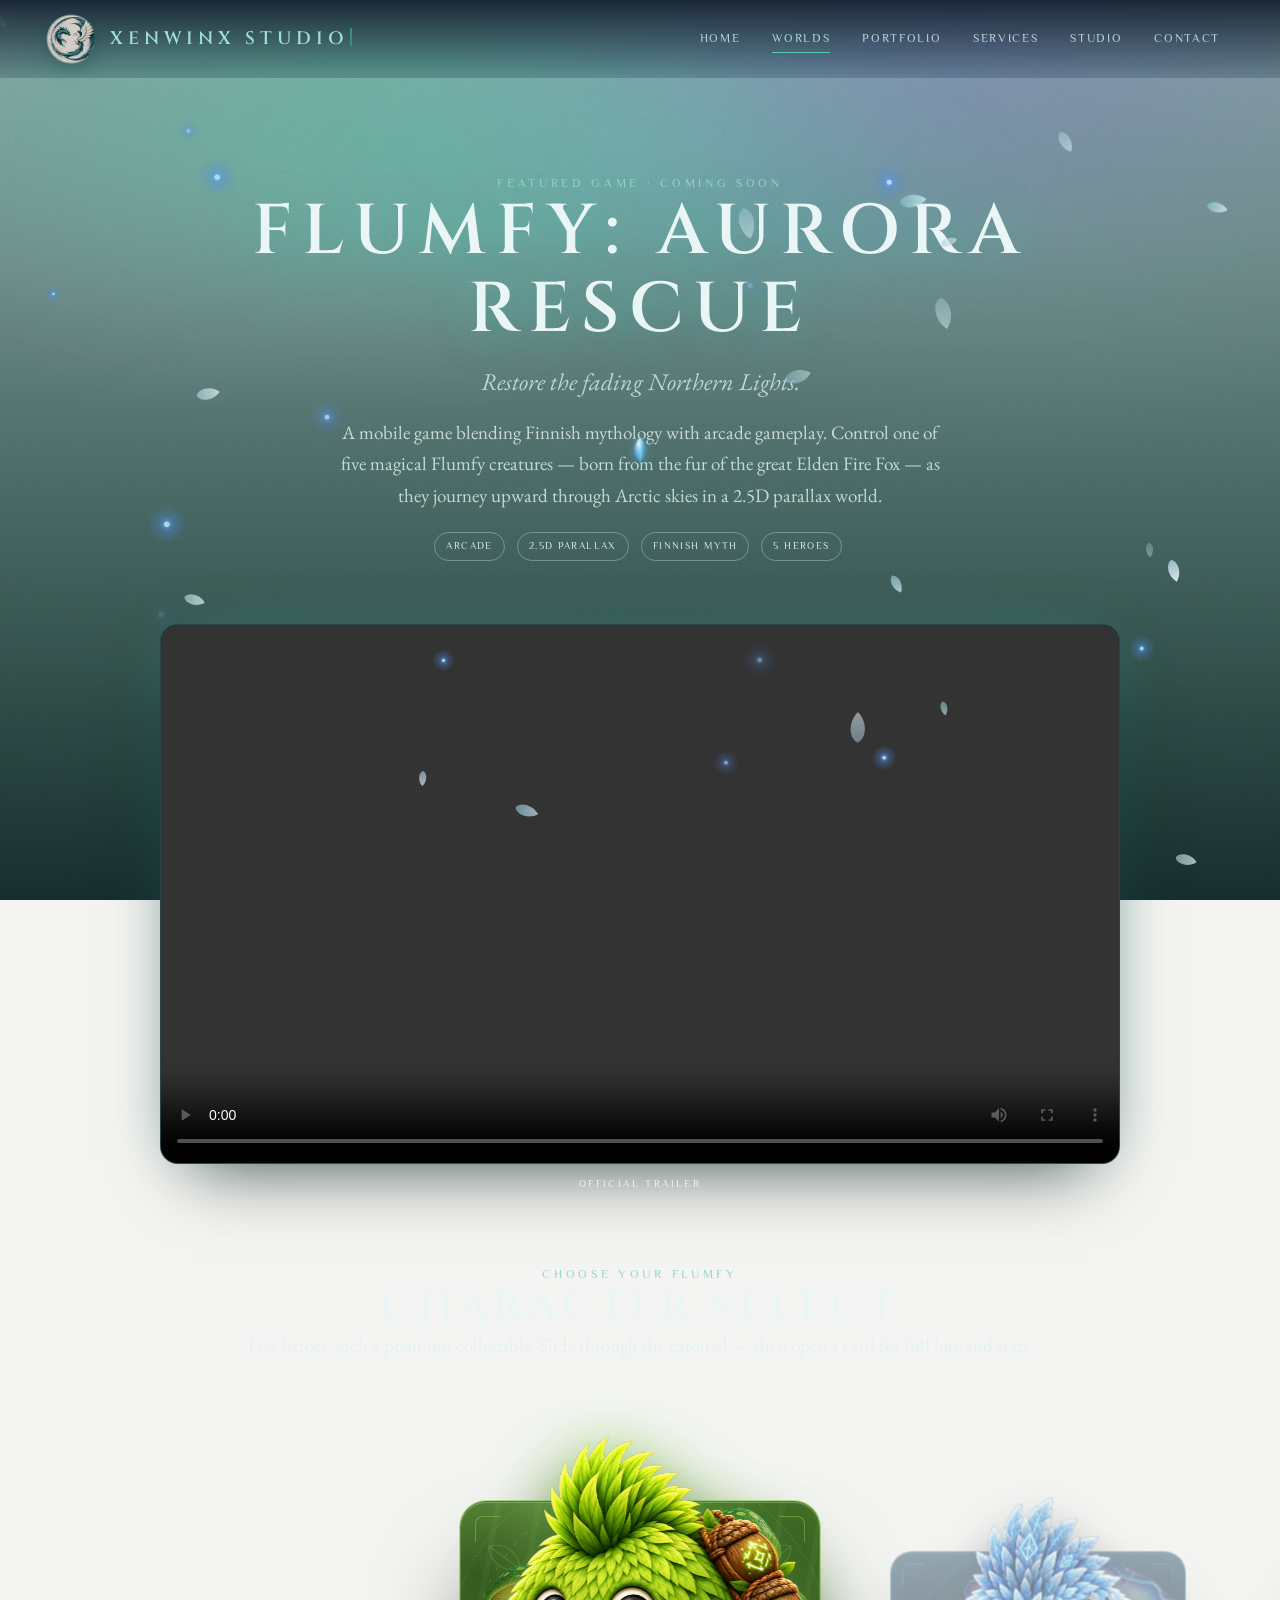
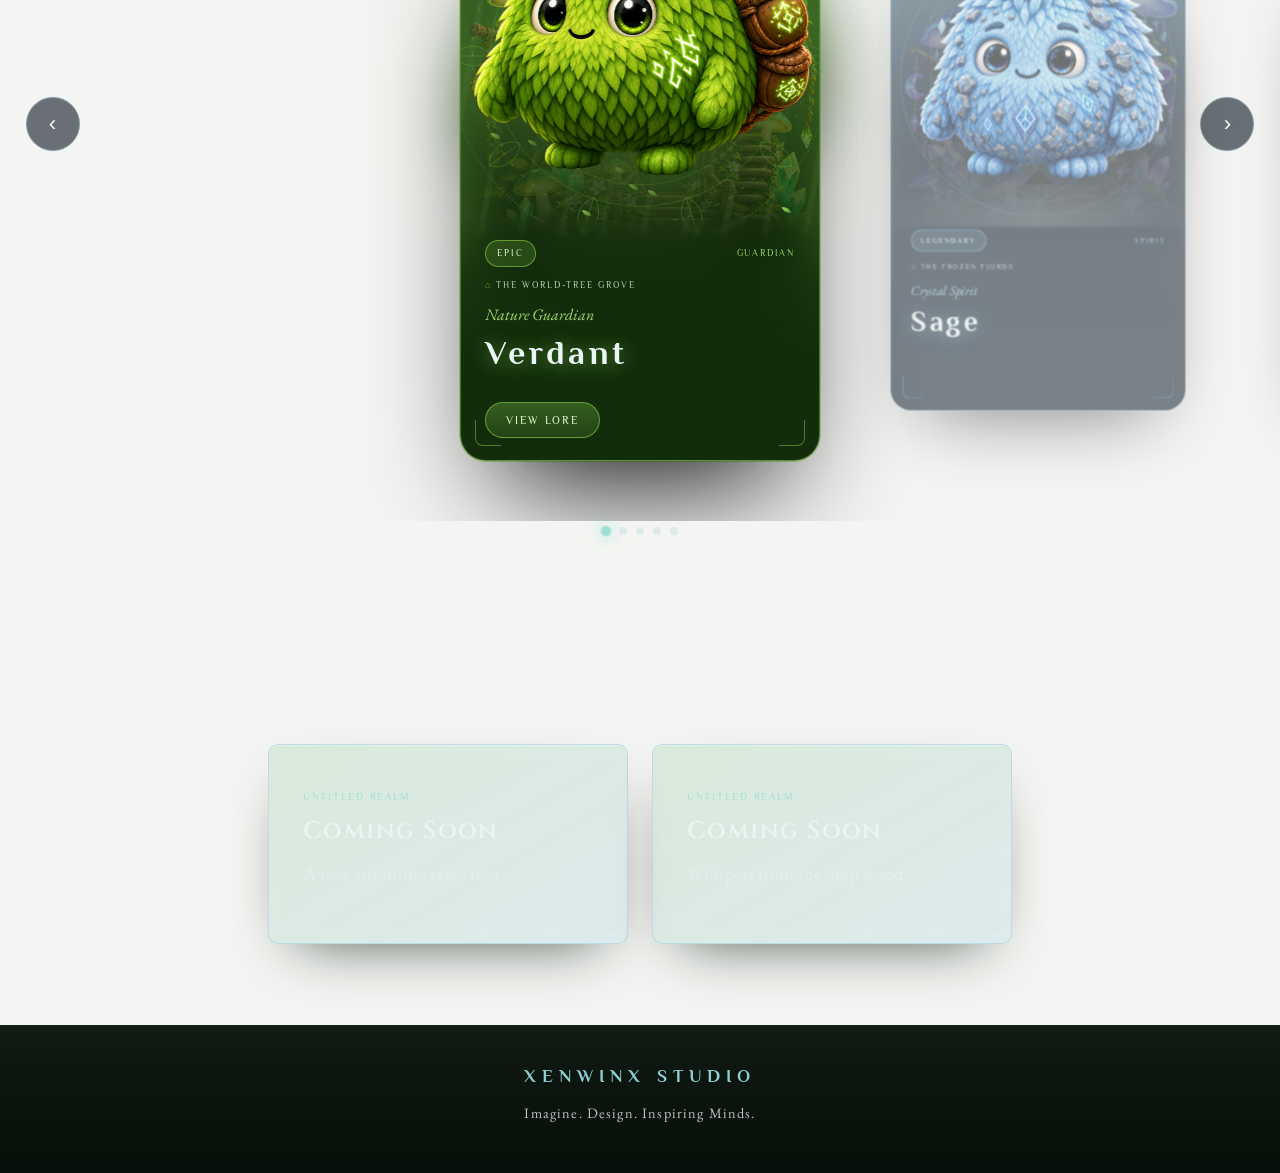
<file: games.html>
<!DOCTYPE html>
<html lang="en">
<head>
<meta charset="UTF-8">
<meta name="viewport" content="width=device-width, initial-scale=1.0">
<title>Games — Flumfy: Aurora Rescue | Xenwinx Studio</title>
<link rel="stylesheet" href="xenwinx.css">
<link rel="stylesheet" href="cards.css">
<style>
.games-bg{ background:linear-gradient(180deg,#8fabaa 0%, #74908f 26%, #52736f 50%, #35544f 74%, #182f2e 100%) !important; }
body.dark{ color:#dfeef0; }
.aurora-sky{ position:fixed; inset:0; z-index:0; pointer-events:none; overflow:hidden; }
.aurora-sky .band{ position:absolute; left:-10%; right:-10%; height:60%; top:-10%; filter:blur(40px); opacity:.5; mix-blend-mode:screen; }
.aurora-sky .b1{ background:radial-gradient(50% 60% at 30% 40%, rgba(58,200,160,.7), transparent 70%); animation:aflow 14s ease-in-out infinite alternate; }
.aurora-sky .b2{ background:radial-gradient(50% 60% at 70% 30%, rgba(120,110,220,.6), transparent 70%); animation:aflow 18s ease-in-out infinite alternate-reverse; }
.aurora-sky .b3{ background:radial-gradient(40% 50% at 50% 50%, rgba(80,220,210,.5), transparent 70%); animation:aflow 22s ease-in-out infinite alternate; }
@keyframes aflow{ from{ transform:translateX(-6%) skewX(-4deg);} to{ transform:translateX(6%) skewX(4deg);} }

.g-hero{ position:relative; z-index:2; text-align:center; max-width:860px; margin:0 auto; padding:6vh 24px 2vh; }
.g-hero .eyebrow{ color:#7fe0d0; }
.g-hero h1{ font-size:clamp(2.4rem,6vw,4.4rem); letter-spacing:.14em; color:#eafafa; text-shadow:0 4px 40px rgba(58,200,180,.4); }
.g-hero .sub{ color:#bcd6da; font-style:italic; font-size:clamp(1.1rem,2.4vw,1.5rem); }
.g-hero p{ color:#a9c4c8; max-width:620px; margin:14px auto 0; }
.g-tags{ display:flex; gap:8px; justify-content:center; flex-wrap:wrap; margin-top:16px; }
.g-tags .tag{ color:#9fe0d4; border-color:rgba(120,220,210,.4); }

.section-title{ position:relative; z-index:2; text-align:center; margin:7vh auto 1vh; }
.section-title .eyebrow{ color:#7fe0d0; }
.section-title h2{ color:#eafafa; font-size:clamp(1.6rem,4vw,2.6rem); letter-spacing:.12em; }
.section-title p{ color:#a9c4c8; }

/* In-development cards */
.dev-grid{ position:relative; z-index:2; display:grid; grid-template-columns:repeat(2,minmax(0,360px)); gap:24px; justify-content:center; padding:30px 24px 9vh; }
.dev-card{ padding:34px; min-height:200px; display:flex; flex-direction:column; justify-content:flex-end; }
.dev-card .dev-role{ font-family:var(--font-display); letter-spacing:.18em; font-size:.6rem; text-transform:uppercase; color:#9fe0d4; }
.dev-card h3{ color:#eafafa; font-size:1.5rem; letter-spacing:.06em; margin:6px 0 6px; }
.dev-card p{ color:rgba(220,238,240,.7); }
@media (max-width:760px){ .dev-grid{ grid-template-columns:1fr; } }
.footer-dark{ position:relative; z-index:2; }
.g-trailer{ position:relative; z-index:2; max-width:min(960px,92vw); margin:5vh auto 8vh; }
.g-trailer .frame{ position:relative; aspect-ratio:16/9; border-radius:18px; overflow:hidden; background:#06191b; border:1px solid rgba(160,230,240,.22); box-shadow:0 30px 70px -30px rgba(0,0,0,.7), 0 0 60px -20px rgba(64,224,208,.35); }
.g-trailer video{ position:absolute; inset:0; width:100%; height:100%; object-fit:cover; display:block; }
.g-trailer .cap{ margin-top:12px; text-align:center; font-family:var(--font-display); font-size:.62rem; letter-spacing:.24em; text-transform:uppercase; color:#ffffff; opacity:.8; }
</style>
</head>
<body class="dark page-glass">
<nav class="xw-nav" style="background:linear-gradient(180deg,rgba(15,26,42,.9),rgba(15,26,42,.2));">
  <a class="xw-brand" href="index.html"><img src="emblem.png" alt="Xenwinx"><span class="bt" data-type="XENWINX STUDIO" style="color:#9fe0d4">XENWINX STUDIO</span></a>
  <button class="xw-burger" aria-label="Menu"><span style="background:#9fe0d4"></span><span style="background:#9fe0d4"></span><span style="background:#9fe0d4"></span></button>
  <div class="xw-links">
    <a href="index.html" style="color:#bcd6da">Home</a><a href="games.html" style="color:#9fe0d4">Worlds</a><a href="store.html" style="color:#bcd6da">Portfolio</a><a href="apps.html" style="color:#bcd6da">Services</a><a href="about.html" style="color:#bcd6da">Studio</a><a href="contact.html" style="color:#bcd6da">Contact</a>
  </div>
</nav>
<div class="paper-grain"></div>
<div class="world-bg games-bg soft" data-seed="9"></div>
<div class="aurora-sky"><div class="band b1"></div><div class="band b2"></div><div class="band b3"></div></div>

<main class="page-main">
  <section class="g-hero reveal in">
    <div class="eyebrow">Featured Game · Coming Soon</div>
    <h1 class="display">Flumfy: Aurora Rescue</h1>
    <p class="sub">Restore the fading Northern Lights.</p>
    <p>A mobile game blending Finnish mythology with arcade gameplay. Control one of five magical Flumfy creatures — born from the fur of the great Elden Fire Fox — as they journey upward through Arctic skies in a 2.5D parallax world.</p>
    <div class="g-tags"><span class="tag">Arcade</span><span class="tag">2.5D Parallax</span><span class="tag">Finnish Myth</span><span class="tag">5 Heroes</span></div>
  </section>

  <section class="g-trailer reveal" aria-label="Flumfy: Aurora Rescue trailer">
    <div class="frame"><video src="Flumfy_Trailer_web.mp4" controls playsinline preload="metadata"></video></div>
    <div class="cap">Official Trailer</div>
  </section>

  <div class="section-title reveal">
    <div class="eyebrow">Choose Your Flumfy</div>
    <h2 class="display">Character Select</h2>
    <p>Five heroes, each a premium collectible. Slide through the carousel — then open a card for full lore and stats.</p>
  </div>
  <div class="cc-section cc-carousel-wrap">
    <button class="cc-nav prev" id="cc-prev" aria-label="Previous character">‹</button>
    <div class="cc-carousel" id="cc-carousel"></div>
    <button class="cc-nav next" id="cc-next" aria-label="Next character">›</button>
    <div class="cc-dots" id="cc-dots"></div>
  </div>

  <div class="section-title reveal" style="margin-top:7vh">
    <div class="eyebrow">More Realms</div>
    <h2 class="display">In Development</h2>
    <p>New worlds are forming beyond the aurora.</p>
  </div>
  <div class="dev-grid">
    <div class="glass-card dev-card"><div class="dev-role">Untitled Realm</div><h3>Coming Soon</h3><p>A new adventure takes root.</p></div>
    <div class="glass-card dev-card"><div class="dev-role">Untitled Realm</div><h3>Coming Soon</h3><p>Whispers from the deep wood.</p></div>
  </div>
</main>

<div class="foot-sil"><img src="footer-silhouette.png" alt=""></div>
<footer class="xw-foot footer-dark">
  <div class="wordmark" style="font-size:1.1rem; color:var(--ice)">XENWINX&nbsp;STUDIO</div>
  <p style="margin:10px 0 4px">Imagine. Design. Inspiring Minds.</p>
</footer>

<script src="scenery.js"></script>
<script src="world.js"></script>
<script>
  // reveal-on-scroll
  const io=new IntersectionObserver(es=>es.forEach(e=>{if(e.isIntersecting){e.target.classList.add('in');io.unobserve(e.target);}}),{threshold:.05});
  document.querySelectorAll('.reveal').forEach(el=>io.observe(el));
</script>
<script src="cards.js"></script>
<script src="cursor.js"></script>
</body>
</html>

<style id="__om-edit-overrides">
#cx-char { height: 7px !important }
#cx-char { height: 7px !important }
#cx-char { height: 307px !important }
</style>
</file>
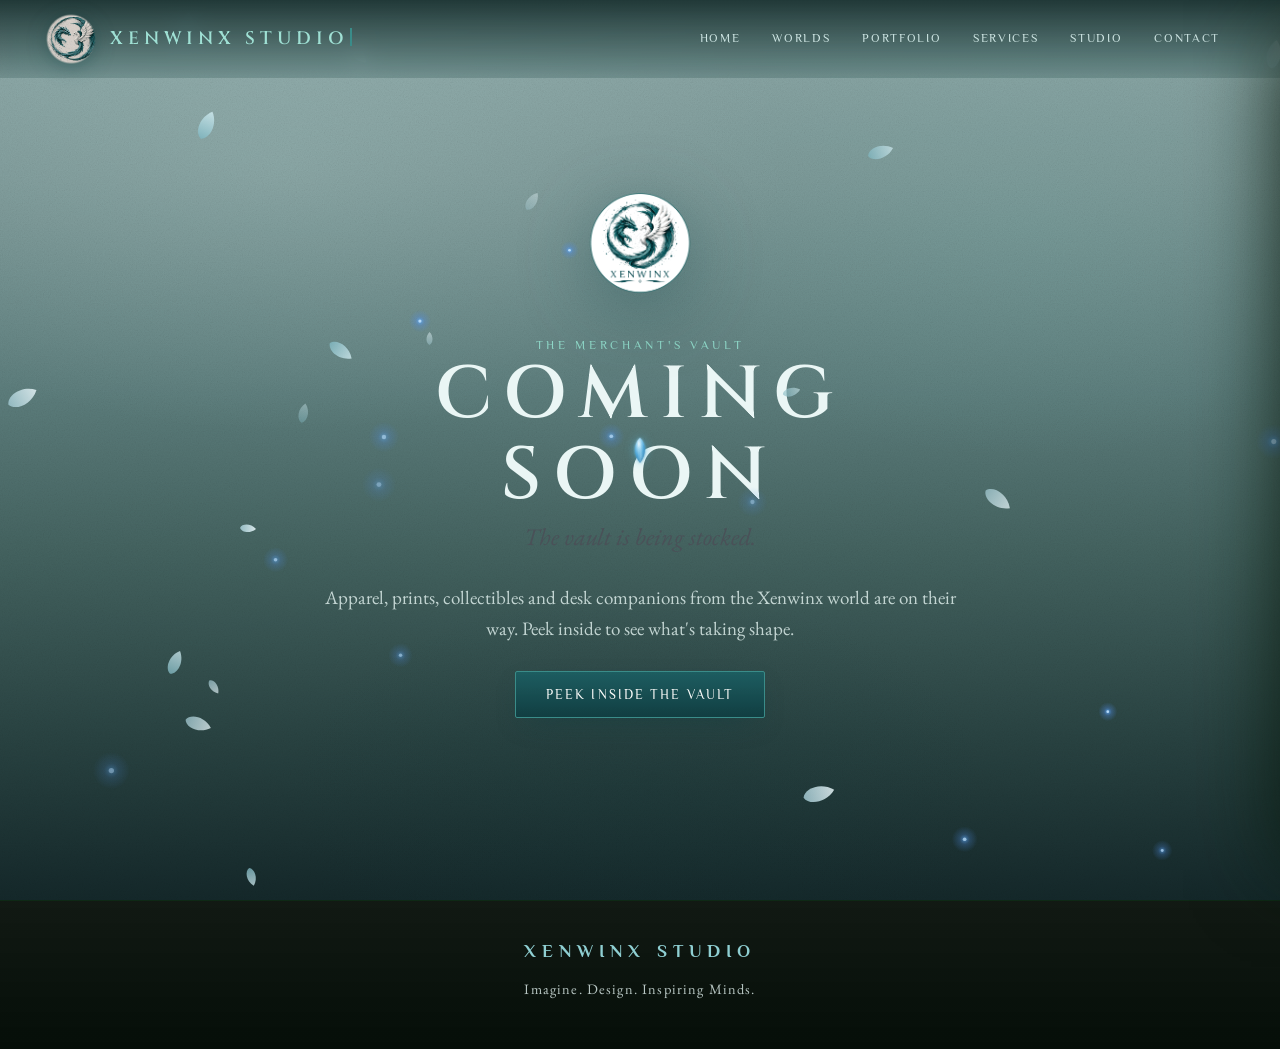
<file: merchandise.html>
<!DOCTYPE html>
<html lang="en">
<head>
<meta charset="UTF-8">
<meta name="viewport" content="width=device-width, initial-scale=1.0">
<title>Merchandise — Coming Soon | Xenwinx Studio</title>
<link rel="stylesheet" href="xenwinx.css">
<style>
.soon{ text-align:center; max-width:680px; margin:0 auto; padding:8vh 24px; position:relative; z-index:2; }
.soon .glyph{ width:120px; height:120px; margin:0 auto 24px; position:relative; }
.soon .glyph img{ width:100%; filter:drop-shadow(0 14px 36px rgba(16,62,66,.4)); animation:floatY 7s ease-in-out infinite; }
@keyframes floatY{ 0%,100%{ transform:translateY(0);} 50%{ transform:translateY(-12px);} }
.soon h1{ font-size:clamp(2.6rem,7vw,4.6rem); letter-spacing:.16em; }
.soon .sub{ font-style:italic; color:var(--ink-soft); font-size:clamp(1.1rem,2.4vw,1.5rem); }
.soon p{ color:var(--ink-soft); }
.drawer .dsec{ margin-bottom:26px; }
.drawer .dsec h4{ font-family:var(--font-display); letter-spacing:.14em; color:var(--teal-deep); font-size:1rem; display:flex; align-items:center; gap:10px; margin-bottom:10px; }
.drawer .dsec h4 .n{ font-family:var(--font-body); font-style:italic; color:var(--teal-bright); font-size:.8rem; }
.drawer .ditem{ display:flex; align-items:center; gap:10px; padding:9px 0; border-bottom:1px dashed rgba(28,95,99,.22); color:var(--ink-soft); }
.drawer .ditem::before{ content:''; width:6px; height:6px; transform:rotate(45deg); border:1px solid var(--teal); flex:0 0 auto; }
.drawer .dhead{ margin-bottom:24px; }
.drawer .dhead .eyebrow{ color:var(--teal-bright); }
.drawer .dhead h3{ letter-spacing:.12em; font-size:1.5rem; margin-top:4px; }
</style>
</head>
<body class="page-glass">
<nav class="xw-nav">
  <a class="xw-brand" href="index.html"><img src="emblem.png" alt="Xenwinx"><span class="bt" data-type="XENWINX STUDIO">XENWINX STUDIO</span></a>
  <button class="xw-burger" aria-label="Menu"><span></span><span></span><span></span></button>
  <div class="xw-links">
    <a href="index.html">Home</a><a href="games.html">Worlds</a><a href="store.html">Portfolio</a><a href="apps.html">Services</a><a href="about.html">Studio</a><a href="contact.html">Contact</a>
  </div>
</nav>
<div class="paper-grain"></div>
<div class="world-bg soft" data-seed="2"></div>

<main class="page-main">
  <section class="soon reveal in">
    <div class="glyph"><img src="logo-full.png" alt=""></div>
    <div class="eyebrow">The Merchant's Vault</div>
    <h1 class="display">Coming Soon</h1>
    <p class="sub">The vault is being stocked.</p>
    <p>Apparel, prints, collectibles and desk companions from the Xenwinx world are on their way. Peek inside to see what's taking shape.</p>
    <div style="margin-top:26px"><button class="btn" id="open-drawer" data-bloom>Peek Inside the Vault</button></div>
  </section>
</main>

<div class="drawer-scrim" id="scrim"></div>
<aside class="drawer" id="drawer" aria-hidden="true">
  <button class="drawer-close" id="close-drawer" aria-label="Close">×</button>
  <div class="dhead">
    <div class="eyebrow">Preview · Coming Soon</div>
    <h3 class="display">The Merchant's Vault</h3>
  </div>
  <div class="dsec">
    <h4>Desktop <span class="n">companions</span></h4>
    <div class="ditem">Glowing mushroom lamps</div>
    <div class="ditem">Stationery holders</div>
    <div class="ditem">Mouse pads</div>
    <div class="ditem">Headset stands</div>
    <div class="ditem">Piggy banks</div>
  </div>
  <div class="dsec">
    <h4>Paper &amp; Prints <span class="n">on the page</span></h4>
    <div class="ditem">30+ animal journals</div>
    <div class="ditem">Magnetic themed bookmarks</div>
    <div class="ditem">Concept-art posters</div>
  </div>
  <div class="dsec">
    <h4>3D &amp; Collectibles <span class="n">in your hands</span></h4>
    <div class="ditem">3D character prints</div>
  </div>
  <div class="dsec">
    <h4>Apparel <span class="n">to wear the world</span></h4>
    <div class="ditem">Hoodies &amp; crewnecks</div>
    <div class="ditem">T-shirts</div>
    <div class="ditem">Beanies &amp; caps</div>
    <div class="ditem">Socks &amp; scarves</div>
    <div class="ditem">Gloves &amp; masks</div>
  </div>
  <a class="btn" href="contact.html" style="width:100%; text-align:center; margin-top:6px" data-bloom>Notify Me When It Opens</a>
</aside>

<div class="foot-sil"><img src="footer-silhouette.png" alt=""></div>
<footer class="xw-foot">
  <div class="wordmark" style="font-size:1.1rem; color:var(--ice)">XENWINX&nbsp;STUDIO</div>
  <p style="margin:10px 0 4px">Imagine. Design. Inspiring Minds.</p>
</footer>

<script src="scenery.js"></script>
<script src="world.js"></script>
<script>
const drawer=document.getElementById('drawer'), scrim=document.getElementById('scrim');
function open(){ drawer.classList.add('open'); scrim.classList.add('open'); drawer.setAttribute('aria-hidden','false'); }
function close(){ drawer.classList.remove('open'); scrim.classList.remove('open'); drawer.setAttribute('aria-hidden','true'); }
document.getElementById('open-drawer').addEventListener('click', open);
document.getElementById('close-drawer').addEventListener('click', close);
scrim.addEventListener('click', close);
addEventListener('keydown', e=>{ if(e.key==='Escape') close(); });
</script>
<script src="cursor.js"></script>
</body>
</html>
</file>
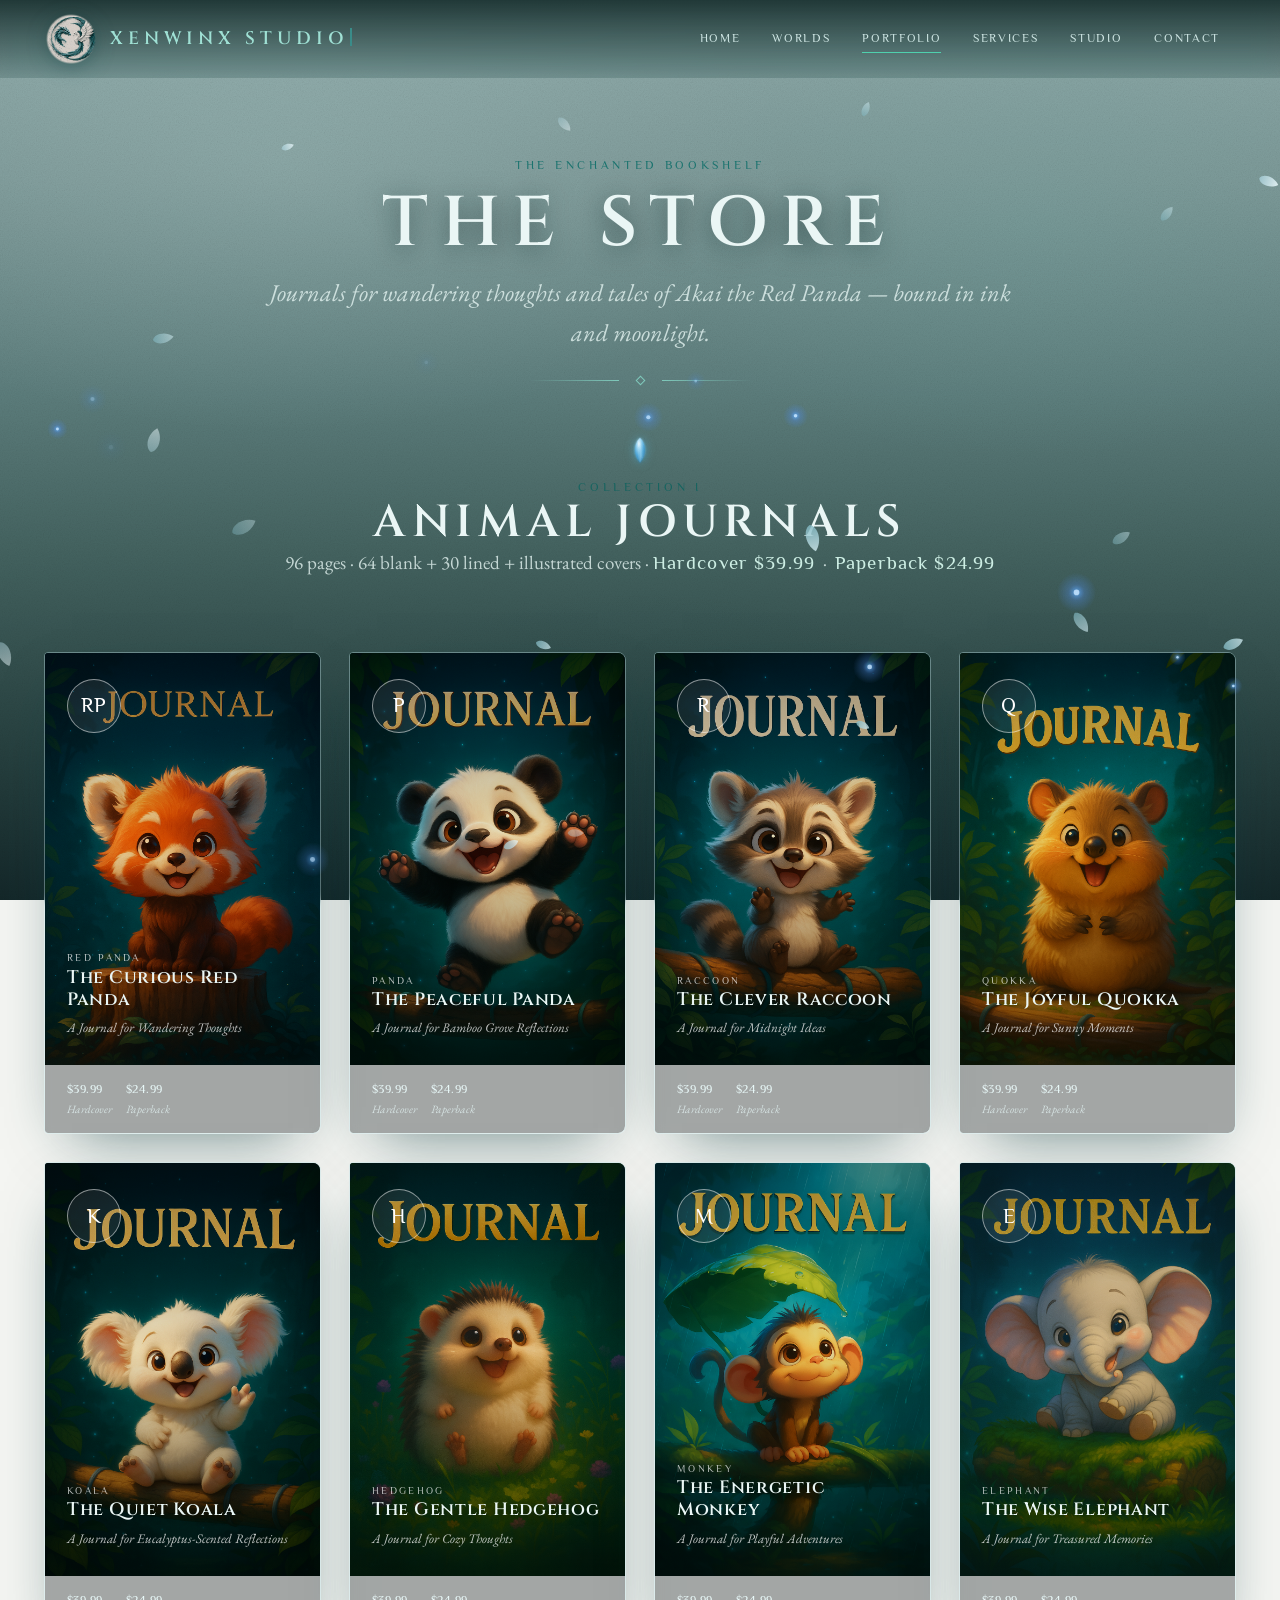
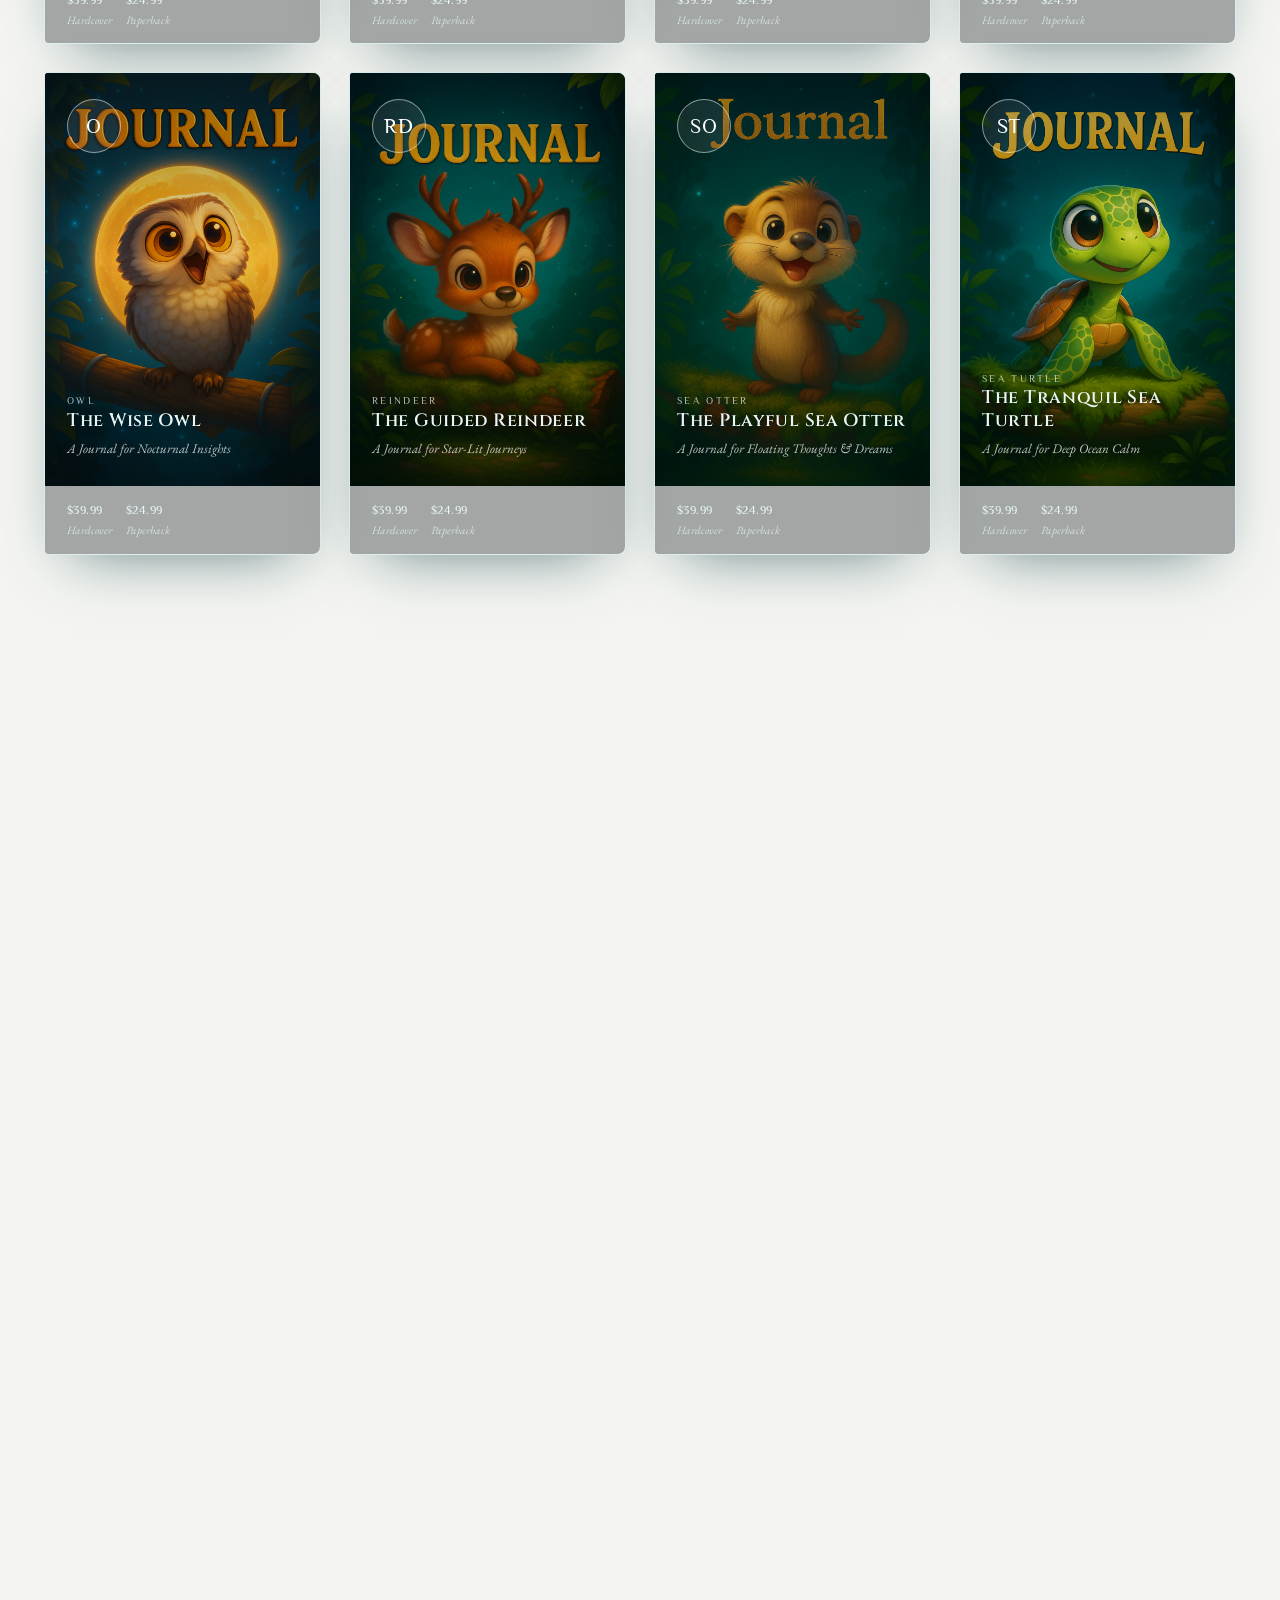
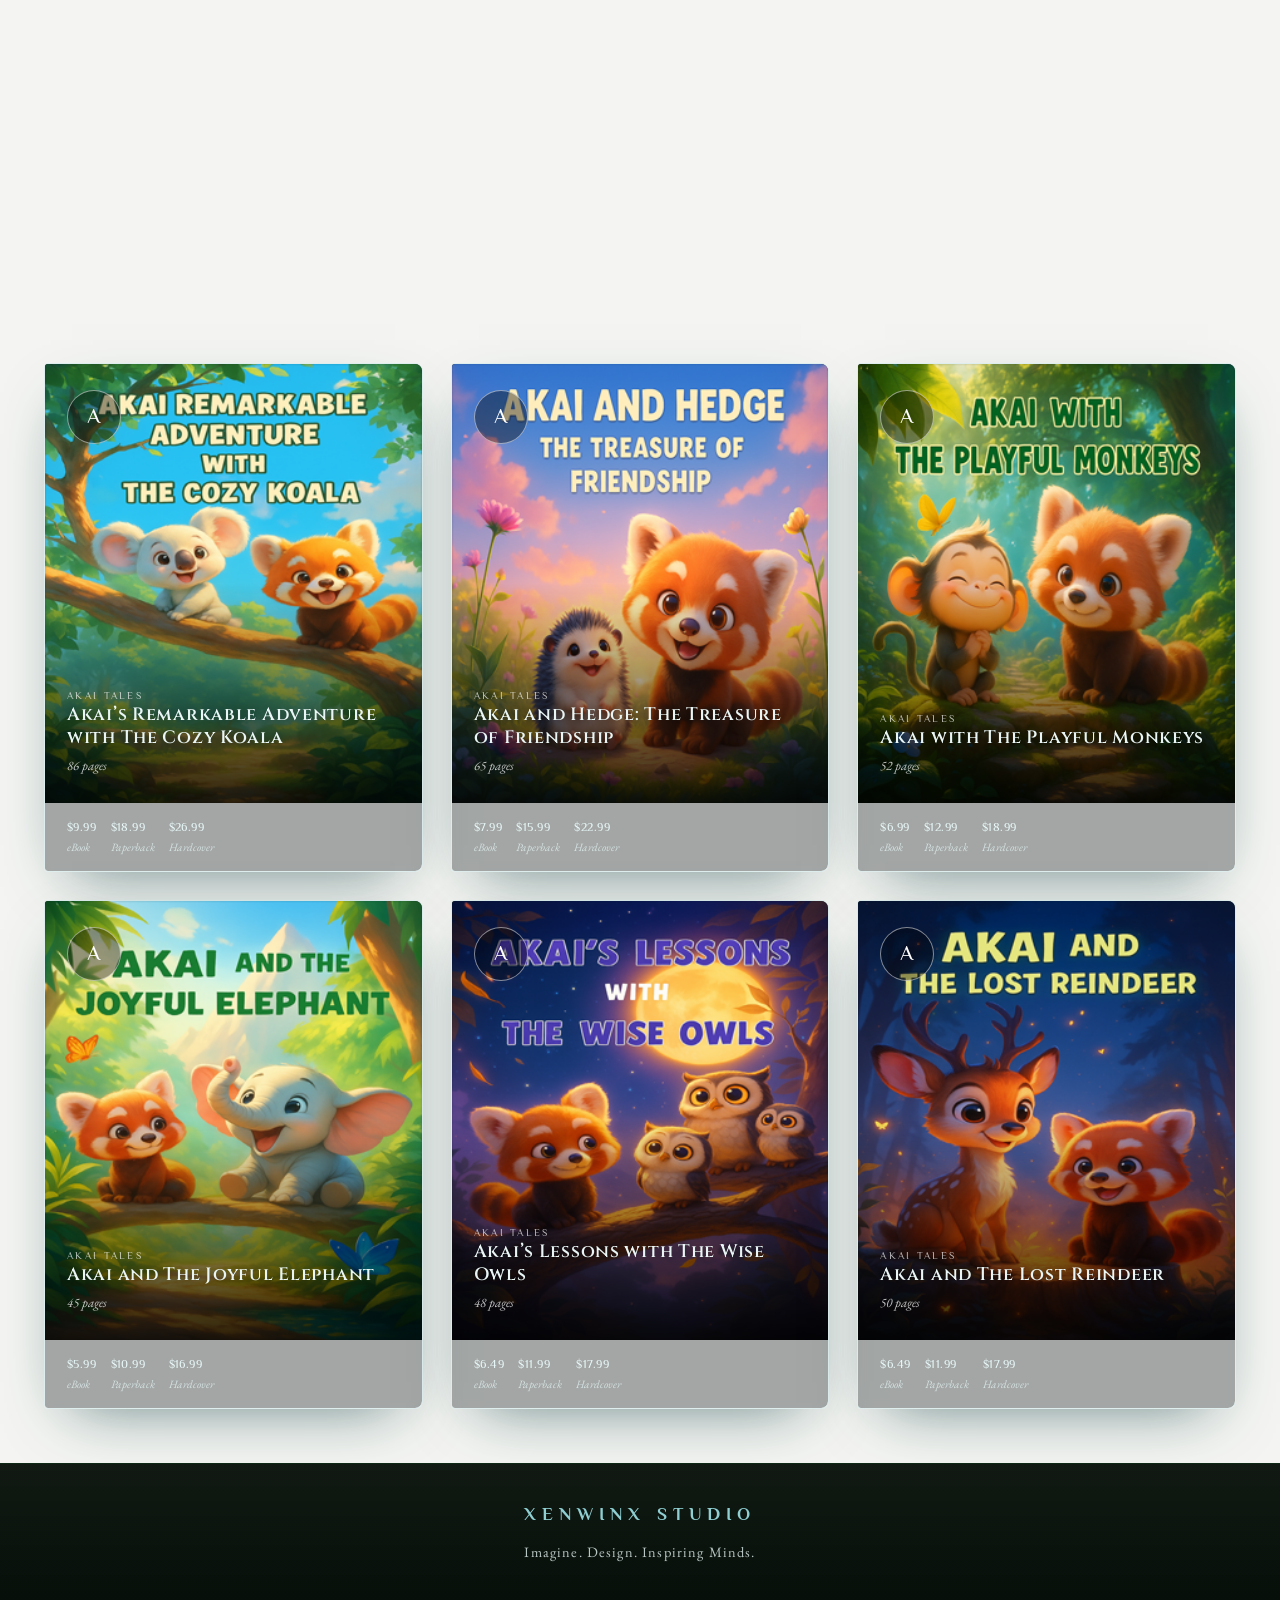
<file: store.html>
<!DOCTYPE html>
<html lang="en">
<head>
<meta charset="UTF-8">
<meta name="viewport" content="width=device-width, initial-scale=1.0">
<title>Store — Xenwinx Studio</title>
<link rel="stylesheet" href="xenwinx.css">
<style>
.shelf-head{ text-align:center; max-width:760px; margin:6vh auto 0; padding:0 24px; }
.shelf-head h2{ font-size:clamp(1.8rem,4.5vw,2.8rem); letter-spacing:.14em; }
.shelf-head p{ color:var(--ink-soft); }

.book{ position:relative; border-radius:4px 8px 8px 4px; overflow:hidden; text-align:left;
  box-shadow:var(--shadow-card), inset 4px 0 0 rgba(0,0,0,.18); transition:transform .5s cubic-bezier(.2,.8,.2,1), box-shadow .5s;
  display:flex; flex-direction:column; min-height:330px; cursor:none; }
.book:hover{ transform:translateY(-12px) rotate(-1deg); box-shadow:0 34px 70px -28px rgba(16,62,66,.7), 0 0 0 1px rgba(58,166,160,.5), inset 4px 0 0 rgba(0,0,0,.18); }
.book .cover{ flex:1; padding:26px 22px; display:flex; flex-direction:column; justify-content:space-between; position:relative; }
.book .crest{ width:54px; height:54px; border:1px solid rgba(255,255,255,.5); border-radius:50%; display:grid; place-items:center; font-family:var(--font-display); color:#fff; letter-spacing:.04em; font-size:1.3rem; background:rgba(255,255,255,.08); }
.book .animal{ font-family:var(--font-display); letter-spacing:.24em; font-size:.6rem; text-transform:uppercase; color:rgba(255,255,255,.7); }
.book h3{ color:#fff; font-size:1.12rem; line-height:1.25; letter-spacing:.04em; text-shadow:0 2px 10px rgba(0,0,0,.35); }
.book .pages{ font-style:italic; color:rgba(255,255,255,.75); font-size:.92rem; }
.book .prices{ background:rgba(13,21,24,.35); padding:14px 22px; display:flex; gap:14px; flex-wrap:wrap; backdrop-filter:blur(2px); }
.book .prices .pp{ color:#eafafa; font-family:var(--font-display); font-size:.78rem; letter-spacing:.04em; }
.book .prices .pp small{ display:block; font-family:var(--font-body); font-style:italic; font-size:.7rem; opacity:.7; letter-spacing:0; }
.book .sparkle{ position:absolute; inset:0; pointer-events:none; opacity:0; transition:opacity .4s; background:
  radial-gradient(3px 3px at 20% 30%, #fff, transparent),
  radial-gradient(2px 2px at 70% 20%, #cfe9ee, transparent),
  radial-gradient(2px 2px at 50% 70%, #fff, transparent),
  radial-gradient(3px 3px at 85% 60%, #bfe0e6, transparent); }
.book:hover .sparkle{ opacity:.9; animation:twk 1.4s ease-in-out infinite; }
@keyframes twk{ 50%{ opacity:.4; } }
.note-band{ max-width:var(--maxw); margin:0 auto; padding:0 24px; }
.note-band .nb{ background:linear-gradient(180deg, rgba(243,238,226,.9),rgba(225,217,200,.85)); border:1px solid rgba(28,95,99,.25); border-radius:6px; padding:18px 24px; color:var(--ink-soft); font-style:italic; text-align:center; }
#journals .book{ min-height:0; }
#journals .book .cover{ flex:none; aspect-ratio:2/3; }
#books .book{ min-height:0; }
#books .book .cover{ flex:none; aspect-ratio:6/7; }
</style>
</head>
<body class="page-glass">
<nav class="xw-nav">
  <a class="xw-brand" href="index.html"><img src="emblem.png" alt="Xenwinx"><span class="bt" data-type="XENWINX STUDIO">XENWINX STUDIO</span></a>
  <button class="xw-burger" aria-label="Menu"><span></span><span></span><span></span></button>
  <div class="xw-links">
    <a href="index.html">Home</a><a href="games.html">Worlds</a><a href="store.html">Portfolio</a><a href="apps.html">Services</a><a href="about.html">Studio</a><a href="contact.html">Contact</a>
  </div>
</nav>
<div class="paper-grain"></div>
<div class="world-bg soft" data-seed="5"></div>

<main class="page-main">
  <header class="page-hero reveal in">
    <div class="eyebrow" style="color: rgb(26, 115, 110)">The Enchanted Bookshelf</div>
    <h1 class="display">The Store</h1>
    <p class="sub">Journals for wandering thoughts and tales of Akai the Red Panda — bound in ink and moonlight.</p>
    <div class="diamond-rule"><span class="d"></span></div>
  </header>

  <div class="shelf-head reveal">
    <div class="eyebrow" style="color: rgb(22, 100, 96)">Collection I</div>
    <h2 class="display">Animal Journals</h2>
    <p>96 pages · 64 blank + 30 lined + illustrated covers · <span class="price-pill">Hardcover $39.99</span> &nbsp;·&nbsp; <span class="price-pill">Paperback $24.99</span></p>
  </div>
  <section class="card-grid cols-4" id="journals"></section>

  <div class="shelf-head reveal">
    <div class="eyebrow" style="color: rgb(18, 122, 116)">Collection II</div>
    <h2 class="display">The Akai Tales</h2>
    <p>Picture books following Akai the Red Panda and friends.</p>
  </div>
  <div class="note-band reveal"><div class="nb">eBooks available now on the Rooted Tales App · physical editions coming soon</div></div>
  <section class="card-grid cols-3" id="books" style="padding-top:4vh"></section>
</main>

<div class="foot-sil"><img src="footer-silhouette.png" alt=""></div>
<footer class="xw-foot">
  <div class="wordmark" style="font-size:1.1rem; color:var(--ice)">XENWINX&nbsp;STUDIO</div>
  <p style="margin:10px 0 4px">Imagine. Design. Inspiring Minds.</p>
</footer>

<script src="scenery.js"></script>
<script src="world.js"></script>
<script>
const journals=[
 ['Red Panda','The Curious Red Panda','A Journal for Wandering Thoughts','#9c5a3c','#5c2e1c','RP','journal-red-panda.png'],
 ['Panda','The Peaceful Panda','A Journal for Bamboo Grove Reflections','#3c4a44','#1c2824','P','journal-panda.png'],
 ['Raccoon','The Clever Raccoon','A Journal for Midnight Ideas','#46505c','#202730','R','journal-raccoon.png'],
 ['Quokka','The Joyful Quokka','A Journal for Sunny Moments','#b5823c','#6e4c1c','Q','journal-quokka.png'],
 ['Koala','The Quiet Koala','A Journal for Eucalyptus-Scented Reflections','#5a6b6e','#2c3a3c','K','journal-koala.png'],
 ['Hedgehog','The Gentle Hedgehog','A Journal for Cozy Thoughts','#8a6a48','#4a3422','H','journal-hedgehog.png'],
 ['Monkey','The Energetic Monkey','A Journal for Playful Adventures','#7a5a3a','#3e2c18','M','journal-monkey.png'],
 ['Elephant','The Wise Elephant','A Journal for Treasured Memories','#6a6f78','#34383e','E','journal-elephant.png'],
 ['Owl','The Wise Owl','A Journal for Nocturnal Insights','#4a4258','#241f30','O','journal-owl.png'],
 ['Reindeer','The Guided Reindeer','A Journal for Star-Lit Journeys','#5c4a3c','#2e221a','RD','journal-reindeer.png'],
 ['Sea Otter','The Playful Sea Otter','A Journal for Floating Thoughts & Dreams','#3a6b6e','#173033','SO','journal-sea-otter.png'],
 ['Sea Turtle','The Tranquil Sea Turtle','A Journal for Deep Ocean Calm','#2c6a64','#123230','ST','journal-sea-turtle.png'],
];
document.getElementById('journals').innerHTML = journals.map(j=>{
  const coverStyle = j[6]
    ? `background:#0e1f22 url('${j[6]}') center/contain no-repeat`
    : `background:linear-gradient(160deg,${j[3]},${j[4]})`;
  const overlay = j[6] ? `<div style="position:absolute;inset:0;background:linear-gradient(180deg,rgba(0,0,0,.38) 0%,rgba(0,0,0,.08) 45%,rgba(0,0,0,.52) 100%);border-radius:4px 8px 0 0"></div>` : '';
  return `
 <article class="book reveal">
   <div class="cover" style="${coverStyle}; position:relative">
     <div class="sparkle"></div>
     ${overlay}
     <div style="position:relative;z-index:2"><div class="crest">${j[5]}</div></div>
     <div style="position:relative;z-index:2">
       <div class="animal">${j[0]}</div>
       <h3>${j[1]}</h3>
       <div class="pages" style="font-size:.82rem; margin-top:6px">${j[2]}</div>
     </div>
   </div>
   <div class="prices">
     <div class="pp">$39.99<small>Hardcover</small></div>
     <div class="pp">$24.99<small>Paperback</small></div>
   </div>
 </article>`;
}).join('');

// Akai Tales: 300×350 covers (6∶7 ratio, transparent PNG) — use contain so nothing crops
const books=[
 ['The Adventures of Rusty the Red Panda',28,'4.99','8.99','14.99'],
 ['The Adventures of Akai the Red Panda: A Heart-warming Panda Reunion',76,'8.99','16.99','24.99'],
 ['Akai and Kaito in the Great Ocean Odyssey',55,'6.99','13.99','19.99'],
 ['Akai the Red Panda and The Curious Raccoons',53,'6.99','12.99','18.99'],
 ['Akai and The Red Panda and The Quokka Quest',61,'7.99','14.99','21.99'],
 ['Akai and the Tale of The Sea Otter',62,'7.99','14.99','21.99'],
 ['Akai\u2019s Remarkable Adventure with The Cozy Koala',86,'9.99','18.99','26.99'],
 ['Akai and Hedge: The Treasure of Friendship',65,'7.99','15.99','22.99'],
 ['Akai with The Playful Monkeys',52,'6.99','12.99','18.99'],
 ['Akai and The Joyful Elephant',45,'5.99','10.99','16.99'],
 ['Akai\u2019s Lessons with The Wise Owls',48,'6.49','11.99','17.99'],
 ['Akai and The Lost Reindeer',50,'6.49','11.99','17.99'],
];
const bookCovers=['book-cover-1.png','book-cover-2.png','book-cover-3.png','book-cover-4.png','book-cover-5.png','book-cover-6.png','book-cover-7.png','book-cover-8.png','book-cover-9.png','book-cover-10.png','book-cover-11.png','book-cover-12.png'];
const bookCols=['#1c5f63','#2c5a4a','#3d4a6a','#5a3a5c','#6a4a2c','#3a5c6a'];
document.getElementById('books').innerHTML = books.map((b,i)=>{
  const hasCover = i < bookCovers.length;
  const coverStyle = hasCover ? `background:#0d1a1c` : `background:linear-gradient(160deg,${bookCols[i%bookCols.length]}, #122426)`;
  const overlay = `<div style="position:absolute;inset:0;background:linear-gradient(180deg,transparent 50%,rgba(0,0,0,.82) 100%);border-radius:4px 8px 0 0;z-index:1"></div>`;
  const imgEl = hasCover ? `<img src="${bookCovers[i]}" alt="${b[0]}" style="position:absolute;inset:0;width:100%;height:100%;object-fit:contain;">` : '';
  return `
 <article class="book reveal">
   <div class="cover" style="${coverStyle}; position:relative;">
     <div class="sparkle"></div>
     ${imgEl}
     ${overlay}
     <div style="position:absolute;inset:0;display:flex;flex-direction:column;justify-content:space-between;padding:26px 22px;z-index:2">
       <div class="crest" style="${hasCover?'background:rgba(0,0,0,.38);border-color:rgba(255,255,255,.5)':''}">${hasCover?'A':b[1]+' pp'}</div>
       <div>
         <div class="animal">Akai Tales</div>
         <h3>${b[0]}</h3>
         <div class="pages" style="font-size:.82rem; margin-top:6px">${b[1]} pages</div>
       </div>
     </div>
   </div>
   <div class="prices">
     <div class="pp">$${b[2]}<small>eBook</small></div>
     <div class="pp">$${b[3]}<small>Paperback</small></div>
     <div class="pp">$${b[4]}<small>Hardcover</small></div>
   </div>
 </article>`;
}).join('');

// re-observe newly injected reveals
const io=new IntersectionObserver(es=>es.forEach(e=>{if(e.isIntersecting){e.target.classList.add('in');io.unobserve(e.target);}}),{threshold:.08});
document.querySelectorAll('.book.reveal').forEach(el=>io.observe(el));
</script>
</body>
</html>
</file>
<file: xenwinx.css>
/* ============================================================
   XENWINX STUDIO — Shared World Design System
   Sumi-e ink-wash · parchment · teal/petrol · ice-blue sakura
   ============================================================ */

@import url('https://fonts.googleapis.com/css2?family=Cinzel:wght@400;500;600;700&family=EB+Garamond:ital,wght@0,400;0,500;0,600;1,400;1,500&family=Philosopher:ital,wght@0,400;0,700;1,400&display=swap');

:root{
  /* Palette extracted from the parallax world layers */
  --paper:        #F4F5F2;   /* moon white */
  --paper-deep:   #e7eae5;   /* moon white shade */
  --paper-light:  #FBFCFA;   /* lightest moon white */
  --ink:          #22252B;   /* ink */
  --ink-soft:     #4a5158;   /* soft ink */
  --teal:         #3A8C89;   /* primary teal (rules/secondary accents) */
  --teal-deep:    #1C4D4D;   /* deep teal (headers, primary buttons) */
  --teal-bright:  #4FD1AE;   /* bright/neon teal highlight */
  --moss:         #58704A;   /* secondary moss */
  --moss-deep:    #3f5436;   /* deep moss */
  --ice:          #8fcfd2;   /* pale teal */
  --ice-soft:     #5fb3b8;   /* mid teal */
  --gold:         #D9A441;   /* warm gold/amber accent */
  --terracotta:   #D9622B;   /* terracotta — sparing CTA use */
  --mist:         #F4F5F2;   /* moon white mist */
  --mountain:     #6a7d82;   /* slate teal */
  --river:        #0F7C83;   /* teal river */
  --stone:        #4a5258;   /* slate */
  --foxglove:     #E8C9D4;   /* petal pink accent */
  --petal:        #E8C9D4;   /* petal pink */

  --night:        #102a2c;   /* deep teal night */
  --night-2:      #16383b;   /* teal-ink */

  --font-display: 'Philosopher', sans-serif;
  --font-heading: 'Cinzel', serif;
  --font-body:    'EB Garamond', serif;

  --maxw: 1240px;
  --shadow-soft: 0 18px 50px -24px rgba(16,62,66,.55);
  --shadow-card: 0 22px 60px -28px rgba(16,40,44,.6);
}

*{ box-sizing:border-box; }
html{ scroll-behavior:smooth; }
body{
  margin:0;
  font-family:var(--font-body);
  color:var(--ink);
  background:var(--paper);
  font-size:19px;
  line-height:1.68;
  -webkit-font-smoothing:antialiased;
  overflow-x:hidden;
  cursor:none;
}
@media (pointer:coarse){ body{ cursor:auto; } }

/* ---------- Parchment paper texture (fractal noise) ---------- */
.paper-grain{
  position:fixed; inset:0; pointer-events:none; z-index:1;
  opacity:.5; mix-blend-mode:multiply;
  background-image:url("data:image/svg+xml,%3Csvg xmlns='http://www.w3.org/2000/svg' width='240' height='240'%3E%3Cfilter id='n'%3E%3CfeTurbulence type='fractalNoise' baseFrequency='0.85' numOctaves='3' stitchTiles='stitch'/%3E%3CfeColorMatrix type='saturate' values='0'/%3E%3C/filter%3E%3Crect width='100%25' height='100%25' filter='url(%23n)' opacity='0.42'/%3E%3C/svg%3E");
}

/* ---------- Typography ---------- */
.display{
  font-family:var(--font-heading);
  font-weight:600;
  letter-spacing:.16em;
  text-transform:uppercase;
  line-height:1.1;
  color:var(--teal-deep);
}
h1,h2,h3{ font-family:var(--font-heading); font-weight:600; letter-spacing:.12em; color:var(--teal-deep); margin:0; }
.display{ font-family:var(--font-heading) !important; }
p{ margin:0 0 1em; }
.lead{ font-size:1.32rem; color:var(--ink-soft); font-weight:400; }
.italic{ font-style:italic; }

/* spaced roman caps title like the card wordmark */
.wordmark{
  font-family:var(--font-display);
  font-weight:600;
  letter-spacing:.34em;
  text-transform:uppercase;
  color:var(--teal);
}

/* diamond divider like the card */
.diamond-rule{
  display:flex; align-items:center; justify-content:center; gap:18px;
  color:var(--teal); margin:22px 0;
}
.diamond-rule::before,.diamond-rule::after{
  content:''; height:1px; width:min(90px,16vw);
  background:linear-gradient(90deg,transparent,var(--teal));
}
.diamond-rule::after{ background:linear-gradient(90deg,var(--teal),transparent); }
.diamond-rule .d{ width:7px; height:7px; transform:rotate(45deg); border:1px solid var(--teal); }

/* ---------- Buttons ---------- */
.btn{
  font-family:var(--font-display); font-weight:500;
  letter-spacing:.16em; text-transform:uppercase; font-size:.82rem;
  padding:15px 30px; border-radius:2px; border:1px solid var(--teal);
  background:linear-gradient(180deg, rgba(28,95,99,.92), rgba(16,62,66,.95));
  color:var(--paper-light); cursor:none; position:relative; overflow:hidden;
  transition:transform .4s cubic-bezier(.2,.8,.2,1), box-shadow .4s, background .4s;
  box-shadow:0 10px 30px -14px rgba(16,62,66,.8);
}
.btn:hover{ transform:translateY(-3px); box-shadow:0 16px 40px -16px rgba(58,166,160,.7), 0 0 0 1px var(--teal-bright); }
.btn::before{
  content:''; position:absolute; bottom:0; left:0; height:2px; width:0;
  background:linear-gradient(90deg, transparent, var(--teal-bright), transparent);
  filter:blur(0.8px); border-radius:0 0 2px 2px;
  transition:width .55s cubic-bezier(.2,.9,.2,1);
}
.btn:hover::before{ width:100%; }
.btn::after{
  content:''; position:absolute; inset:0;
  background:radial-gradient(120px 60px at var(--mx,50%) var(--my,50%), rgba(191,224,230,.35), transparent 70%);
  opacity:0; transition:opacity .4s;
}
.btn:hover::after{ opacity:1; }
.btn--ghost{
  background:transparent; color:var(--teal-deep); border-color:rgba(28,95,99,.5);
  box-shadow:none;
}
.btn--ghost:hover{ background:rgba(28,95,99,.07); color:var(--teal-deep); }

/* ---------- Floating glass navigation ---------- */
.xw-nav{
  position:fixed; top:0; left:0; right:0; z-index:60;
  display:flex; align-items:center; justify-content:space-between;
  padding:14px clamp(18px,4vw,46px);
  background:linear-gradient(180deg, rgba(18,44,22,.82), rgba(18,44,22,.28) 75%, transparent);
  backdrop-filter:blur(12px) saturate(130%);
  -webkit-backdrop-filter:blur(12px) saturate(130%);
  transition:padding .4s, background .4s;
}
.xw-nav.shrink{ padding-top:9px; padding-bottom:9px; background:linear-gradient(180deg, rgba(12,30,14,.95), rgba(18,44,22,.78)); box-shadow:0 10px 40px -28px rgba(8,24,12,.9); }
.xw-brand{ display:flex; align-items:center; gap:14px; text-decoration:none; }
.xw-brand img{ width:50px; height:50px; filter:drop-shadow(0 4px 10px rgba(16,62,66,.4)); transform-origin:center; animation:logoCycle 9s ease-in-out infinite; }
@keyframes logoCycle{
  0%   { transform:translateX(-120px) rotate(-540deg); opacity:0; }   /* roll in */
  18%  { transform:translateX(0) rotate(0deg); opacity:1; }
  28%  { transform:translateY(-10px) rotate(0deg); }                  /* bounce up */
  36%  { transform:translateY(0) rotate(0deg); }                      /* land */
  44%  { transform:translateY(-5px); }
  50%  { transform:translateY(0); opacity:1; }
  60%  { opacity:.25; }                                               /* fade out */
  70%  { opacity:1; }                                                 /* fade in */
  82%  { transform:translateX(0) rotate(0deg); opacity:1; }
  100% { transform:translateX(120px) rotate(540deg); opacity:0; }     /* roll out */
}
@media (prefers-reduced-motion: reduce){ .xw-brand img{ animation:none; opacity:1; } }
.xw-brand .bt{ font-family:var(--font-heading); letter-spacing:.28em; font-weight:600; color:#8ec4e0; font-size:1.12rem; }
.xw-brand .bt .cursorbar{ display:inline-block; width:2px; height:1em; background:var(--teal); margin-left:2px; vertical-align:-2px; animation:caret 1s steps(1) infinite; }
@keyframes caret{ 50%{ opacity:0; } }

.xw-links{ display:flex; align-items:center; gap:4px; }
.xw-links a{
  font-family:var(--font-display); font-size:.74rem; letter-spacing:.14em; text-transform:uppercase;
  color:rgba(180,230,248,.75); text-decoration:none; padding:9px 14px; border-radius:2px;
  position:relative; transition:color .3s;
}
.xw-links a::after{
  content:''; position:absolute; left:14px; right:14px; bottom:5px; height:1px;
  background:var(--teal-bright); transform:scaleX(0); transform-origin:left; transition:transform .35s;
}
.xw-links a:hover{ color:#e8f8fc; }
.xw-links a:hover::after,.xw-links a.active::after{ transform:scaleX(1); }
.xw-links a.active{ color:#e8f8fc; }

.xw-burger{ display:none; flex-direction:column; gap:5px; background:none; border:none; cursor:none; padding:8px; }
.xw-burger span{ width:24px; height:2px; background:rgba(180,230,248,.85); transition:.3s; }

@media (max-width:1080px){
  .xw-links{
    position:fixed; top:0; right:0; height:100vh; width:min(320px,82vw);
    flex-direction:column; align-items:flex-start; justify-content:center; gap:6px;
    padding:40px; background:linear-gradient(160deg, rgba(10,28,14,.97), rgba(14,36,18,.97));
    backdrop-filter:blur(16px); box-shadow:-20px 0 60px -30px rgba(8,24,12,.8);
    transform:translateX(100%); transition:transform .5s cubic-bezier(.2,.8,.2,1);
  }
  .xw-links.open{ transform:translateX(0); }
  .xw-links a{ font-size:1rem; }
  .xw-burger{ display:flex; z-index:61; }
}

/* ---------- Generic card ---------- */
.xw-card{
  position:relative; border-radius:4px;
  background:linear-gradient(150deg, rgba(214,236,248,.88), rgba(188,220,240,.78));
  border:1px solid rgba(30,104,48,.2);
  box-shadow:var(--shadow-card);
  overflow:hidden; transition:transform .5s cubic-bezier(.2,.8,.2,1), box-shadow .5s;
}
.xw-card:hover{ transform:translateY(-8px); box-shadow:0 30px 70px -30px rgba(8,40,16,.7), 0 0 0 1px rgba(56,168,80,.45); }
.xw-card .corner{ position:absolute; width:22px; height:22px; border:1px solid var(--teal); opacity:.5; }
.xw-card .corner.tl{ top:10px; left:10px; border-right:0; border-bottom:0; }
.xw-card .corner.tr{ top:10px; right:10px; border-left:0; border-bottom:0; }
.xw-card .corner.bl{ bottom:10px; left:10px; border-right:0; border-top:0; }
.xw-card .corner.br{ bottom:10px; right:10px; border-left:0; border-top:0; }

/* glass card (apps/games) */
.glass-card{
  position:relative; border-radius:10px;
  background:linear-gradient(150deg, rgba(56,168,80,.14), rgba(26,142,200,.10));
  border:1px solid rgba(142,196,224,.4);
  backdrop-filter:blur(6px);
  box-shadow:inset 0 1px 0 rgba(255,255,255,.35), 0 24px 60px -30px rgba(8,24,16,.8);
  transition:transform .5s cubic-bezier(.2,.8,.2,1), box-shadow .5s;
}
.glass-card:hover{ transform:translateY(-10px) scale(1.02); box-shadow:inset 0 1px 0 rgba(255,255,255,.55), 0 30px 80px -28px rgba(56,168,80,.5), 0 0 0 1px rgba(142,196,224,.7); }

/* ---------- Section scaffolding ---------- */
.wrap{ width:100%; max-width:var(--maxw); margin:0 auto; padding:0 clamp(20px,5vw,40px); }
.eyebrow{ font-family:var(--font-display); letter-spacing:.32em; text-transform:uppercase; font-size:.72rem; color:var(--gold); }
.section-pad{ padding:clamp(80px,12vh,160px) 0; }

/* reveal-on-scroll */
.reveal{ opacity:0; transform:translateY(34px); transition:opacity 1s cubic-bezier(.2,.8,.2,1), transform 1s cubic-bezier(.2,.8,.2,1); }
.reveal.in{ opacity:1; transform:none; }

/* ---------- Petal cursor ---------- */
#petal-cursor{ position:fixed; top:0; left:0; width:30px; height:30px; pointer-events:none; z-index:9999; transform:translate(-50%,-50%); will-change:transform; }
@media (pointer:coarse){ #petal-cursor{ display:none; } body{ cursor:auto; } }

/* canvas layers */
.fx-canvas{ position:fixed; inset:0; pointer-events:none; }
#petals-canvas{ z-index:40; }
#fireflies-canvas{ z-index:5; }

/* footer silhouette */
.foot-sil{ display:none; }

/* footer */
.xw-foot{
  background:linear-gradient(180deg, rgba(8,16,10,.96), #050e08);
  color:rgba(142,196,224,.75); text-align:center;
  padding:36px 20px 44px; font-size:.9rem; letter-spacing:.08em;
  position:relative; z-index:3; border-top:1px solid rgba(56,168,80,.18);
}
.xw-foot::before{ display:none; }
.xw-foot a{ color:var(--ice); text-decoration:none; }

::selection{ background:rgba(56,168,80,.32); }

/* ============================================================
   INTERIOR PAGE SCAFFOLD (about/store/apps/games/faq/contact/merch)
   ============================================================ */
.world-bg{ position:fixed; inset:0; z-index:0; pointer-events:none;
  background:linear-gradient(180deg, #8fabaa 0%, #7d9998 20%, #5f807f 42%, #43625f 62%, #294342 82%, #14282a 100%); }
.world-bg .wb-mtn{ position:absolute; left:0; right:0; bottom:0; height:46%; }
.world-bg .wb-mtn.far{ height:54%; opacity:.55; filter:blur(2px); }
.world-bg .wb-fog{ position:absolute; left:0; right:0; bottom:18%; height:30%; }
.world-bg .wb-fore{ position:absolute; left:0; right:0; bottom:0; height:22%; }
.page-main{ position:relative; z-index:2; padding-top:120px; min-height:100vh; }

.page-hero{ text-align:center; max-width:820px; margin:0 auto; padding:4vh 24px 2vh; }
.page-hero .eyebrow{ color:var(--teal-bright); }
.page-hero h1{ font-size:clamp(2.4rem,6vw,4.4rem); letter-spacing:.18em; margin:10px 0; text-shadow:0 4px 26px rgba(243,241,234,.6); }
.page-hero .sub{ font-style:italic; font-size:clamp(1.1rem,2.4vw,1.5rem); color:var(--ink-soft); }

/* card grids */
.card-grid{ display:grid; gap:28px; max-width:var(--maxw); margin:0 auto; padding:6vh 24px; }
.cols-2{ grid-template-columns:repeat(2,1fr); }
.cols-3{ grid-template-columns:repeat(3,1fr); }
.cols-4{ grid-template-columns:repeat(4,1fr); }
@media (max-width:900px){ .cols-3,.cols-4{ grid-template-columns:repeat(2,1fr); } }
@media (max-width:620px){ .cols-2,.cols-3,.cols-4{ grid-template-columns:1fr; } }

.info-card{ padding:34px; }
.info-card h3{ font-size:1.4rem; letter-spacing:.1em; margin-bottom:6px; }
.info-card .ic-head{ display:flex; align-items:center; gap:14px; margin-bottom:14px; }
.info-card .ic-ico{ width:46px; height:46px; flex:0 0 auto; display:grid; place-items:center; border:1px solid var(--teal); border-radius:50%; color:var(--teal); }
.info-card p{ color:var(--ink-soft); font-size:1.06rem; }
.info-card .sparkles{ position:absolute; inset:0; pointer-events:none; opacity:0; transition:opacity .5s; }
.info-card:hover .sparkles{ opacity:1; }

.spec-list{ list-style:none; margin:14px 0 0; padding:0; }
.spec-list li{ display:flex; justify-content:space-between; gap:12px; padding:9px 0; border-bottom:1px dashed rgba(28,95,99,.25); }
.spec-list li span:first-child{ color:var(--ink-soft); }
.spec-list li span:last-child{ color:var(--teal-deep); font-weight:500; text-align:right; }

.tag{ display:inline-block; font-family:var(--font-display); font-size:.62rem; letter-spacing:.14em; text-transform:uppercase; padding:5px 11px; border:1px solid rgba(28,95,99,.4); border-radius:999px; color:var(--teal); margin:4px 4px 0 0; }

.price-pill{ font-family:var(--font-display); color:var(--teal-deep); letter-spacing:.06em; }

/* merch drawer */
.drawer-scrim{ position:fixed; inset:0; background:rgba(13,21,24,.55); backdrop-filter:blur(3px); z-index:70; opacity:0; pointer-events:none; transition:opacity .4s; }
.drawer-scrim.open{ opacity:1; pointer-events:auto; }
.drawer{ position:fixed; top:0; right:0; height:100vh; width:min(440px,90vw); z-index:71;
  background:linear-gradient(160deg, rgba(12,30,16,.98), rgba(16,38,20,.98));
  box-shadow:-30px 0 80px -30px rgba(8,24,12,.9); transform:translateX(100%); transition:transform .5s cubic-bezier(.2,.8,.2,1);
  overflow-y:auto; padding:90px 34px 40px; }
.drawer.open{ transform:translateX(0); }
.drawer-close{ position:absolute; top:24px; right:24px; background:none; border:1px solid var(--teal-bright); color:var(--teal-bright); width:40px; height:40px; border-radius:50%; cursor:none; font-size:1.2rem; }

/* ============================================================
   SOFT BACKGROUND MODE — interior pages (no mountain shapes)
   ============================================================ */
.world-bg.soft{
  background:linear-gradient(180deg,#8fabaa 0%,#7d9998 20%,#5f807f 42%,#43625f 62%,#294342 82%,#14282a 100%);
}
.world-bg.soft::after{
  content:''; position:absolute; inset:0; pointer-events:none;
  background:
    radial-gradient(58% 44% at 22% 18%, rgba(175,205,203,.26), transparent 68%),
    radial-gradient(46% 38% at 80% 25%, rgba(120,178,172,.18), transparent 68%),
    radial-gradient(40% 32% at 50% 88%, rgba(22,54,56,.22), transparent 70%);
}

/* ============================================================
   GLASS CARD OVERRIDE — interior pages (body.page-glass)
   ============================================================ */
.page-glass .xw-card{
  background:linear-gradient(150deg, rgba(142,196,224,.22), rgba(26,104,48,.13));
  border:1px solid rgba(142,196,224,.5);
  backdrop-filter:blur(8px); -webkit-backdrop-filter:blur(8px);
}
.page-glass .xw-card:hover{
  transform:translateY(-10px) scale(1.02);
  box-shadow:inset 0 1px 0 rgba(255,255,255,.6), 0 30px 80px -28px rgba(58,166,160,.6), 0 0 0 1px rgba(191,224,230,.7);
}
.page-glass .book{
  backdrop-filter:blur(4px); -webkit-backdrop-filter:blur(4px);
  border:1px solid rgba(191,224,230,.4) !important;
  box-shadow:0 22px 60px -28px rgba(16,62,66,.7), inset 0 1px 0 rgba(255,255,255,.15);
}

/* ============================================================
   DARK TEAL PAGE TYPE — interior pages on the .world-bg.soft ramp
   ============================================================ */
body.page-glass{ color:#dceceb; }
body.page-glass h1,body.page-glass h2,body.page-glass h3,body.page-glass .display{ color:#eaf6f5; }
body.page-glass .page-hero h1{ text-shadow:0 4px 26px rgba(10,30,30,.55); }
body.page-glass .page-hero .sub,body.page-glass .lead,body.page-glass p{ color:rgba(224,240,238,.82); }
body.page-glass .eyebrow,body.page-glass .page-hero .eyebrow{ color:#8fd8c8; }
body.page-glass .info-card p{ color:rgba(224,240,238,.8); }
body.page-glass .info-card .ic-ico{ border-color:#7fc9bb; color:#8fd8c8; }
body.page-glass .spec-list li{ border-bottom-color:rgba(180,215,212,.28); }
body.page-glass .spec-list li span:first-child{ color:rgba(216,235,233,.72); }
body.page-glass .spec-list li span:last-child{ color:#bfe8de; }
body.page-glass .price-pill{ color:#cdeee4; }
body.page-glass .tag{ color:#cfe8e5; border-color:rgba(170,215,210,.45); }
body.page-glass .diamond-rule{ color:#7fc9bb; }
body.page-glass .diamond-rule::before{ background:linear-gradient(90deg,transparent,#7fc9bb); }
body.page-glass .diamond-rule::after{ background:linear-gradient(90deg,#7fc9bb,transparent); }
body.page-glass .diamond-rule .d{ border-color:#7fc9bb; }
body.page-glass .section-label{ color:#8fd8c8; }
body.page-glass .btn--ghost{ color:#dcf1ee; border-color:rgba(180,225,220,.55); }
body.page-glass .btn--ghost:hover{ background:rgba(200,235,230,.12); color:#fff; }
body.page-glass a{ color:#a8ded4; }
body.page-glass a:hover{ color:#e8f8f5; }
body.page-glass .xw-nav{ background:linear-gradient(180deg,rgba(24,47,46,.92),rgba(24,47,46,.18)); }
body.page-glass .xw-nav.shrink{ background:linear-gradient(180deg,rgba(20,40,42,.97),rgba(20,40,42,.88)); box-shadow:0 10px 40px -28px rgba(0,20,20,.6); }
body.page-glass .xw-nav .xw-brand .bt{ color:#9fe0d4; }
body.page-glass .xw-links a{ color:#cfe6e4; }
body.page-glass .xw-links a:hover{ color:#f2fbfa; }
body.page-glass .xw-burger span{ background:#9fe0d4; }
</file>
<file: cards.css>
/* ============================================================
   XENWINX — Premium Character Showcase Card System
   Theme-adaptive: every visual cue inherits per-card CSS vars:
   --accent  --glow  --deep  --bg1  --bg2  --ink
   ============================================================ */

.cc-section{ position:relative; z-index:2; }

/* ---------- Carousel ---------- */
.cc-carousel-wrap{ position:relative; z-index:2; }
.cc-carousel{
  display:flex; gap:clamp(18px,3vw,40px);
  overflow-x:auto; overflow-y:hidden;
  scroll-snap-type:x mandatory; -webkit-overflow-scrolling:touch;
  padding:120px max(20px,calc(50% - 160px)) 60px;
  scroll-padding-inline:max(20px,calc(50% - 160px));
  perspective:1600px;
  scrollbar-width:none;
}
.cc-carousel::-webkit-scrollbar{ display:none; }

/* ---------- Card shell ---------- */
.ccard{
  --accent:#7fe0d0; --glow:rgba(127,224,208,.6); --deep:#0c1726; --bg1:#1a2c40; --bg2:#0a1422; --ink:#eafafa;
  position:relative; flex:0 0 clamp(300px,80vw,360px); height:560px;
  scroll-snap-align:center;
  transform:scale(.82); opacity:.55; filter:saturate(.7);
  transition:transform .7s cubic-bezier(.2,.9,.2,1), opacity .7s, filter .7s;
  transform-style:preserve-3d; cursor:none;
}
.ccard.is-active{ transform:scale(1); opacity:1; filter:none; }

/* tilt target — JS sets --rx / --ry on hover */
.cc-body{
  position:relative; width:100%; height:100%; border-radius:26px; overflow:hidden;
  background:
    radial-gradient(120% 80% at 50% 8%, color-mix(in srgb, var(--accent) 24%, transparent), transparent 60%),
    linear-gradient(170deg, var(--bg1), var(--bg2));
  border:1px solid color-mix(in srgb, var(--accent) 40%, rgba(255,255,255,.1));
  box-shadow:
    0 40px 90px -40px rgba(0,0,0,.9),
    inset 0 1px 0 rgba(255,255,255,.18),
    inset 0 0 60px -20px color-mix(in srgb, var(--accent) 40%, transparent);
  transform:rotateX(var(--rx,0deg)) rotateY(var(--ry,0deg));
  transition:transform .3s ease, box-shadow .5s;
  transform-style:preserve-3d;
}
.ccard.is-active .cc-body{ box-shadow:0 60px 120px -40px rgba(0,0,0,.95), inset 0 1px 0 rgba(255,255,255,.28), inset 0 0 80px -16px color-mix(in srgb, var(--accent) 60%, transparent), 0 0 0 1px color-mix(in srgb, var(--accent) 55%, transparent); }

/* corner accents */
.cc-corner{ position:absolute; width:26px; height:26px; border:1.5px solid color-mix(in srgb, var(--accent) 70%, transparent); z-index:6; opacity:.7; pointer-events:none; }
.cc-corner.tl{ top:14px; left:14px; border-right:0; border-bottom:0; border-top-left-radius:8px; }
.cc-corner.tr{ top:14px; right:14px; border-left:0; border-bottom:0; border-top-right-radius:8px; }
.cc-corner.bl{ bottom:14px; left:14px; border-right:0; border-top:0; border-bottom-left-radius:8px; }
.cc-corner.br{ bottom:14px; right:14px; border-left:0; border-top:0; border-bottom-right-radius:8px; }

.cc-trail-spacer{ flex:0 0 max(20px,calc(50vw - 140px)); pointer-events:none; visibility:hidden; }

/* ---------- Stage (clipped) ---------- */
.cc-stage{ position:absolute; left:0; right:0; top:0; height:60%; overflow:hidden; z-index:1; }

/* Home background inside card stage */
.cc-home-bg{ position:absolute; inset:0; z-index:0; overflow:hidden; }
.cc-home-bg img{ width:100%; height:100%; object-fit:cover; object-position:center 30%; opacity:.45;
  -webkit-mask-image:linear-gradient(180deg, rgba(0,0,0,.85) 0%, rgba(0,0,0,.7) 55%, transparent 100%);
  mask-image:linear-gradient(180deg, rgba(0,0,0,.85) 0%, rgba(0,0,0,.7) 55%, transparent 100%);
  transition:opacity .6s, transform .7s cubic-bezier(.2,.9,.2,1); }
.ccard.is-active .cc-home-bg img{ opacity:.65; }
.ccard:hover .cc-home-bg img{ transform:scale(1.04); opacity:.72; }

/* layered geometric depth panels */
.cc-shape{ position:absolute; pointer-events:none; will-change:transform; transition:transform .6s cubic-bezier(.2,.9,.2,1); }
.cc-shape.disc{ left:50%; top:48%; width:74%; aspect-ratio:1; border-radius:50%; transform:translate(-50%,-50%);
  background:radial-gradient(circle, color-mix(in srgb, var(--accent) 36%, transparent), transparent 66%); filter:blur(2px); }
.cc-shape.ring{ left:50%; top:46%; width:84%; aspect-ratio:1; border-radius:50%; transform:translate(-50%,-50%);
  border:1px solid color-mix(in srgb, var(--accent) 45%, transparent); opacity:.55; }
.cc-shape.ring2{ left:50%; top:46%; width:108%; aspect-ratio:1; border-radius:50%; transform:translate(-50%,-50%);
  border:1px dashed color-mix(in srgb, var(--accent) 30%, transparent); opacity:.4; }
.cc-shape.diamond{ width:16px; height:16px; background:color-mix(in srgb, var(--accent) 80%, white); transform:rotate(45deg);
  box-shadow:0 0 14px 2px var(--glow); }
.cc-shape.d1{ left:16%; top:24%; } .cc-shape.d2{ right:14%; top:30%; width:11px; height:11px; } .cc-shape.d3{ left:24%; top:60%; width:9px; height:9px; opacity:.8; }

/* rotating motif ring of glyphs */
.cc-motif{ position:absolute; left:50%; top:46%; width:120%; aspect-ratio:1; transform:translate(-50%,-50%); z-index:1; pointer-events:none; opacity:.5;
  animation:ccSpin 40s linear infinite; }
.cc-motif svg{ width:100%; height:100%; display:block; }
.cc-motif path,.cc-motif polygon,.cc-motif circle{ fill:none; stroke:color-mix(in srgb, var(--accent) 60%, transparent); stroke-width:.5; }
@keyframes ccSpin{ to{ transform:translate(-50%,-50%) rotate(360deg); } }

/* ambient halo behind character */
.cc-halo{ position:absolute; left:50%; top:50%; width:88%; height:88%; transform:translate(-50%,-50%); z-index:2; pointer-events:none; border-radius:50%;
  background:radial-gradient(circle, var(--glow), transparent 62%); filter:blur(10px); opacity:.5; transition:opacity .6s, transform .6s;
  animation:ccBreath 6s ease-in-out infinite; }
@keyframes ccBreath{ 0%,100%{ opacity:.4; } 50%{ opacity:.7; } }

/* energy trails */
.cc-trail{ position:absolute; z-index:2; height:1px; left:0; right:0; pointer-events:none;
  background:linear-gradient(90deg, transparent, color-mix(in srgb, var(--accent) 70%, transparent), transparent); opacity:.0; transition:opacity .6s; }
.cc-trail.t1{ top:34%; transform:rotate(-8deg); } .cc-trail.t2{ top:54%; transform:rotate(6deg); }

/* floating particles */
.cc-particles{ position:absolute; inset:0; z-index:3; pointer-events:none; overflow:hidden; }
.cc-particles i{ position:absolute; width:4px; height:4px; border-radius:50%; background:var(--accent); box-shadow:0 0 8px 1px var(--glow); opacity:.0;
  animation:ccFloat var(--dur,7s) ease-in-out infinite; animation-delay:var(--dl,0s); }
@keyframes ccFloat{ 0%{ transform:translateY(14px) scale(.6); opacity:0; } 30%{ opacity:.9; } 70%{ opacity:.7; } 100%{ transform:translateY(-46px) scale(1); opacity:0; } }

/* ---------- Character (pops out, not clipped) ---------- */
.cc-char{ position:absolute; left:50%; top:-12%; width:96%; height:auto; z-index:4;
  transform:translateX(-50%) translateY(0) scale(1); transform-origin:bottom center;
  filter:drop-shadow(0 26px 30px rgba(0,0,0,.55));
  transition:transform .7s cubic-bezier(.2,.9,.2,1), filter .6s; pointer-events:none; }
.ccard.is-active .cc-char{ filter:drop-shadow(0 34px 36px rgba(0,0,0,.6)) drop-shadow(0 0 26px var(--glow)); }

/* ---------- Info panel ---------- */
.cc-info{ position:absolute; left:0; right:0; bottom:0; height:43%; z-index:5; padding:20px 24px 24px;
  display:flex; flex-direction:column; gap:7px; text-align:left;
  background:linear-gradient(180deg, transparent, color-mix(in srgb, var(--deep) 70%, transparent) 22%, color-mix(in srgb, var(--deep) 92%, black) 60%);
  -webkit-backdrop-filter:blur(2px); backdrop-filter:blur(2px); }
.cc-toprow{ display:flex; align-items:center; justify-content:space-between; gap:10px; }
.cc-rarity{ font-family:var(--font-display); font-size:.56rem; letter-spacing:.22em; text-transform:uppercase; padding:5px 11px; border-radius:999px;
  color:var(--ink); border:1px solid color-mix(in srgb, var(--accent) 60%, transparent);
  background:color-mix(in srgb, var(--accent) 18%, transparent); }
.cc-class{ font-family:var(--font-display); font-size:.56rem; letter-spacing:.2em; text-transform:uppercase; color:color-mix(in srgb, var(--accent) 85%, white); }
.cc-role{ font-family:var(--font-body); font-style:italic; font-size:1rem; color:color-mix(in srgb, var(--accent) 80%, white); margin-top:2px; }
.cc-name{ font-family:var(--font-display); font-weight:700; letter-spacing:.1em; font-size:2.1rem; line-height:1; color:#fff; text-shadow:0 2px 18px var(--glow); margin:0; }
.cc-rule{ height:1px; width:54px; background:linear-gradient(90deg, var(--accent), transparent); margin:3px 0 2px; }
.cc-desc{ font-size:.92rem; line-height:1.45; color:rgba(255,255,255,.74); margin:0;
  max-height:0; opacity:0; overflow:hidden; transition:max-height .6s ease, opacity .5s, margin .6s; }
.ccard.is-active .cc-desc{ max-height:90px; opacity:1; }
.cc-tags{ display:flex; flex-wrap:wrap; gap:6px; max-height:0; opacity:0; overflow:hidden; transition:max-height .6s ease .05s, opacity .5s; }
.ccard.is-active .cc-tags{ max-height:40px; opacity:1; }
.cc-tag{ font-family:var(--font-display); font-size:.54rem; letter-spacing:.14em; text-transform:uppercase; padding:4px 9px; border-radius:999px;
  color:rgba(255,255,255,.82); border:1px solid rgba(255,255,255,.22); background:rgba(255,255,255,.05); }
.cc-cta{ margin-top:auto; align-self:flex-start; font-family:var(--font-display); font-size:.66rem; letter-spacing:.18em; text-transform:uppercase;
  color:var(--ink); padding:11px 20px; border-radius:999px; cursor:none;
  border:1px solid color-mix(in srgb, var(--accent) 60%, transparent);
  background:linear-gradient(180deg, color-mix(in srgb, var(--accent) 30%, transparent), color-mix(in srgb, var(--accent) 14%, transparent));
  transform:translateY(8px); opacity:0; transition:transform .5s, opacity .5s, box-shadow .4s, background .4s; }
.ccard.is-active .cc-cta{ transform:none; opacity:1; }
.cc-cta:hover{ background:linear-gradient(180deg, color-mix(in srgb, var(--accent) 55%, transparent), color-mix(in srgb, var(--accent) 28%, transparent)); box-shadow:0 0 26px -4px var(--glow); }

/* ---------- Active intensification ---------- */
.ccard.is-active .cc-halo{ opacity:.85; transform:translate(-50%,-50%) scale(1.04); }
.ccard.is-active .cc-trail{ opacity:.8; }
.ccard.is-active .cc-particles i{ opacity:.9; }
.ccard.is-active .cc-shape.ring{ opacity:.8; } .ccard.is-active .cc-shape.ring2{ opacity:.6; }

/* hover: separate the depth layers + lift char */
@media (hover:hover){
  .ccard:hover .cc-char{ transform:translateX(-50%) translateY(-12px) scale(1.05); }
  .ccard:hover .cc-shape.disc{ transform:translate(-50%,-54%) scale(1.05); }
  .ccard:hover .cc-shape.d1{ transform:translate(-6px,-8px) rotate(45deg); }
  .ccard:hover .cc-shape.d2{ transform:translate(7px,-6px) rotate(45deg); }
  .ccard:hover .cc-halo{ opacity:.95; }
}

/* ---------- Carousel nav ---------- */
.cc-nav{ position:absolute; top:42%; z-index:20; width:54px; height:54px; border-radius:50%; cursor:none;
  display:grid; place-items:center; color:#eafafa; font-size:1.4rem;
  background:rgba(12,22,34,.6); border:1px solid rgba(150,220,230,.4); backdrop-filter:blur(8px);
  transition:transform .3s, background .3s, box-shadow .3s; }
.cc-nav:hover{ transform:scale(1.1); background:rgba(20,36,54,.85); box-shadow:0 0 30px -6px rgba(120,220,210,.7); }
.cc-nav.prev{ left:max(14px,2vw); } .cc-nav.next{ right:max(14px,2vw); }
.cc-dots{ display:flex; gap:9px; justify-content:center; margin:6px 0 2px; position:relative; z-index:2; }
.cc-dot{ width:8px; height:8px; border-radius:50%; background:rgba(180,210,220,.3); border:none; cursor:none; transition:.3s; padding:0; }
.cc-dot.on{ background:#9fe0d4; box-shadow:0 0 12px rgba(120,220,210,.8); transform:scale(1.3); }
@media (max-width:760px){ .cc-nav{ display:none; } }
@media (max-width:620px){
  .cc-carousel{ padding:96px max(16px,calc(50% - 150px)) 48px; }
  .ccard{ flex:0 0 min(84vw,320px); height:min(148vw,540px); }
  .cc-char{ width:88%; top:-8%; }
}

/* ============================================================
   EXPANDED MODAL — cinematic full character reveal
   ============================================================ */
.cx-modal{ position:fixed; inset:0; z-index:120; display:none; align-items:center; justify-content:center; padding:4vh 4vw;
  background:rgba(6,10,16,.7); backdrop-filter:blur(10px); }
.cx-modal.open{ display:flex; animation:cxFade .4s ease; }
@keyframes cxFade{ from{ opacity:0; } }
.cx-panel{ --accent:#7fe0d0; --glow:rgba(127,224,208,.6); --deep:#0c1726; --bg1:#1a2c40; --bg2:#0a1422; --ink:#eafafa;
  position:relative; display:grid; grid-template-columns:1.05fr 1fr; width:min(1020px,96vw); max-height:90vh; border-radius:24px; overflow:hidden;
  background:linear-gradient(160deg, var(--bg1), var(--bg2));
  border:1px solid color-mix(in srgb, var(--accent) 45%, transparent);
  box-shadow:0 60px 160px -40px #000, inset 0 0 100px -30px color-mix(in srgb, var(--accent) 50%, transparent);
  animation:cxRise .55s cubic-bezier(.2,.9,.2,1); }
@keyframes cxRise{ from{ transform:translateY(36px) scale(.96); opacity:0; } }

.cx-stage{ position:relative; overflow:hidden; display:grid; place-items:center; min-height:300px;
  background:radial-gradient(90% 80% at 50% 30%, color-mix(in srgb, var(--accent) 26%, transparent), transparent 65%); }
.cx-ring{ position:absolute; left:50%; top:46%; transform:translate(-50%,-50%); border-radius:50%; pointer-events:none; }
.cx-ring.a{ width:62%; aspect-ratio:1; border:1px solid color-mix(in srgb, var(--accent) 45%, transparent); animation:ccSpin 26s linear infinite; }
.cx-ring.b{ width:84%; aspect-ratio:1; border:1px dashed color-mix(in srgb, var(--accent) 30%, transparent); animation:ccSpin 40s linear infinite reverse; }
.cx-glow{ position:absolute; left:50%; top:50%; width:70%; aspect-ratio:1; transform:translate(-50%,-50%); border-radius:50%;
  background:radial-gradient(circle, var(--glow), transparent 60%); filter:blur(16px); opacity:.6; animation:ccBreath 6s ease-in-out infinite; }
.cx-char{ position:absolute; left:50%; top:50%;
  max-width:68%; max-height:80%; width:auto; height:auto;
  z-index:3; opacity:0;
  filter:drop-shadow(0 30px 40px rgba(0,0,0,.6)) drop-shadow(0 0 30px var(--glow)); }
.cx-char.cx-entered{
  animation:cxEnter .9s cubic-bezier(.15,.9,.2,1) forwards, cxFloat 6s ease-in-out .9s infinite; }
@keyframes cxEnter{
  from{ transform:translate(-50%, 70%); opacity:0; }
  to{   transform:translate(-50%,-50%); opacity:1; } }
@keyframes cxFloat{
  0%,100%{ transform:translate(-50%,-50%) translateY(0); opacity:1; }
  50%{    transform:translate(-50%,-50%) translateY(-14px); opacity:1; } }
.cx-particles{ position:absolute; inset:0; z-index:2; pointer-events:none; }
.cx-particles i{ position:absolute; width:5px; height:5px; border-radius:50%; background:var(--accent); box-shadow:0 0 10px 2px var(--glow);
  animation:ccFloat var(--dur,8s) ease-in-out infinite; animation-delay:var(--dl,0s); }

.cx-doc{ position:relative; padding:clamp(26px,3.4vw,46px); overflow-y:auto; color:#eef6f7;
  min-height:0;
  scrollbar-width:thin; scrollbar-color:color-mix(in srgb,var(--accent) 50%,transparent) rgba(255,255,255,.06); }
.cx-doc::-webkit-scrollbar{ width:4px; }
.cx-doc::-webkit-scrollbar-track{ background:rgba(255,255,255,.04); border-radius:4px; }
.cx-doc::-webkit-scrollbar-thumb{ background:color-mix(in srgb,var(--accent) 50%,transparent); border-radius:4px; }
.cx-doc .cx-toprow{ display:flex; align-items:center; gap:10px; margin-bottom:6px; }
.cx-doc .cx-rarity{ font-family:var(--font-display); font-size:.6rem; letter-spacing:.2em; text-transform:uppercase; padding:5px 12px; border-radius:999px;
  color:var(--ink); border:1px solid color-mix(in srgb, var(--accent) 60%, transparent); background:color-mix(in srgb, var(--accent) 18%, transparent); }
.cx-doc .cx-role{ font-style:italic; color:color-mix(in srgb, var(--accent) 85%, white); font-size:1.1rem; }
.cx-doc h3{ font-family:var(--font-display); font-weight:700; letter-spacing:.08em; font-size:clamp(2rem,4vw,2.8rem); color:#fff; margin:2px 0 6px; text-shadow:0 2px 22px var(--glow); }
.cx-doc .cx-rule{ height:1px; width:70px; background:linear-gradient(90deg,var(--accent),transparent); margin:6px 0 14px; }
.cx-doc p{ color:rgba(255,255,255,.8); line-height:1.55; }
.cx-tags{ display:flex; flex-wrap:wrap; gap:7px; margin:12px 0 4px; }
.cx-tags .cc-tag{ color:rgba(255,255,255,.85); }
.cx-stats{ margin:14px 0 6px; display:grid; gap:10px; }
.cx-stat{ display:grid; grid-template-columns:84px 1fr; align-items:center; gap:12px; }
.cx-stat span{ font-family:var(--font-display); font-size:.6rem; letter-spacing:.14em; text-transform:uppercase; color:rgba(255,255,255,.7); }
.cx-bar{ height:7px; border-radius:6px; background:rgba(255,255,255,.1); overflow:hidden; }
.cx-bar i{ display:block; height:100%; width:0; border-radius:6px;
  background:linear-gradient(90deg, color-mix(in srgb, var(--accent) 70%, white), var(--accent)); box-shadow:0 0 12px var(--glow);
  transition:width 1s cubic-bezier(.2,.9,.2,1) .2s; }
.cx-dl{ margin:14px 0 0; }
.cx-dl dt{ font-family:var(--font-display); font-size:.62rem; letter-spacing:.16em; text-transform:uppercase; color:color-mix(in srgb, var(--accent) 80%, white); margin-top:13px; }
.cx-dl dd{ margin:3px 0 0; color:rgba(255,255,255,.84); }
.cx-close{ position:absolute; top:16px; right:16px; z-index:6; width:42px; height:42px; border-radius:50%; cursor:none; font-size:1.3rem; color:#eafafa;
  background:rgba(8,14,20,.5); border:1px solid color-mix(in srgb, var(--accent) 50%, transparent); transition:.3s; }
.cx-close:hover{ background:color-mix(in srgb, var(--accent) 40%, transparent); transform:rotate(90deg); }

/* ---------- Scroll hint (lives inside cx-panel, absolutely positioned) ---------- */
.cx-scroll-hint{
  position:absolute; bottom:0; right:0;
  /* span only the doc column: right half of 1.05fr+1fr grid ≈ 49% */
  left:calc(1.05 / 2.05 * 100%);
  height:80px; border-radius:0 0 24px 0;
  background:linear-gradient(transparent, color-mix(in srgb,var(--deep) 96%,black));
  display:flex; align-items:flex-end; justify-content:center;
  padding-bottom:16px; pointer-events:none; z-index:20;
  transition:opacity .35s; }
.cx-scroll-hint.hidden{ opacity:0; }
.cx-scroll-hint svg{ color:color-mix(in srgb,var(--accent) 80%,white); animation:shBounce .9s ease-in-out infinite; }
@keyframes shBounce{ 0%,100%{ transform:translateY(0); } 50%{ transform:translateY(5px); } }
@media (max-width:820px){
  .cx-scroll-hint{ left:0; border-radius:0 0 24px 24px; } }
.cx-foot{ display:flex; gap:12px; flex-wrap:wrap; margin-top:18px; }
.cx-nav-arrow{ position:absolute; bottom:18px; z-index:6; font-family:var(--font-display); font-size:.62rem; letter-spacing:.16em; text-transform:uppercase;
  color:rgba(255,255,255,.7); background:none; border:none; cursor:none; padding:6px; }
.cx-nav-arrow:hover{ color:#fff; }

@media (max-width:820px){
  .cx-panel{ grid-template-columns:1fr; max-height:92vh; }
  .cx-stage{ min-height:240px; }
  .cx-char{ max-width:58%; max-height:36vh; }
}
/* ---------- Modal home section ---------- */
.cx-home{ margin-top:22px; }
.cx-home-label{ font-family:var(--font-display); font-size:.6rem; letter-spacing:.2em; text-transform:uppercase;
  color:color-mix(in srgb, var(--accent) 85%, white); margin-bottom:10px; }
.cx-home-img{ width:100%; border-radius:14px; display:block;
  box-shadow:0 20px 50px -16px rgba(0,0,0,.75), 0 0 0 1px color-mix(in srgb, var(--accent) 30%, transparent);
  transition:transform .5s cubic-bezier(.2,.9,.2,1); }
.cx-home-img:hover{ transform:scale(1.02); }

/* ============================================================
   PER-HOME THEMES — each card wears its character's home
   ============================================================ */
.ccard .cc-home-bg img{ opacity:.6; }
.ccard.is-active .cc-home-bg img{ opacity:.85; }
.cc-atmos{ position:absolute; inset:0; z-index:0; pointer-events:none; mix-blend-mode:screen; }
.cc-homename{ font-family:var(--font-display); font-size:.56rem; letter-spacing:.22em; text-transform:uppercase; color:var(--ink); opacity:.78; margin-top:4px; }
.cc-homename::before{ content:"⌂ "; color:var(--accent); }
.cx-panel[data-theme] .cx-particles i{ animation-duration:var(--dur,8s); }

/* Verdant — World-Tree Grove: falling leaves, canopy light */
[data-theme="grove"] .cc-atmos{ background:radial-gradient(60% 40% at 30% 0%, rgba(210,255,150,.28), transparent 70%), repeating-linear-gradient(100deg, transparent 0 34px, rgba(200,255,160,.05) 34px 40px); }
[data-theme="grove"] .cc-particles i,[data-theme="grove"] .cx-particles i{ width:9px; height:6px; border-radius:0 100% 0 100%; background:linear-gradient(135deg,#c8f27a,#4f9a2a); box-shadow:none; animation-name:ccLeaf; }
[data-theme="grove"] .cc-shape.diamond{ border-radius:0 100% 0 100%; background:#9ade5a; }
[data-theme="grove"] .cc-shape.ring2{ border-style:dotted; border-width:2px; }
@keyframes ccLeaf{ 0%{ transform:translate(0,-60px) rotate(0); opacity:0; } 20%{ opacity:.95; } 100%{ transform:translate(26px,40px) rotate(320deg); opacity:0; } }

/* Sage — Frozen Fjords: snow, crystal shards, aurora sheen */
[data-theme="frost"] .cc-atmos{ background:linear-gradient(180deg, rgba(160,230,255,.22), transparent 45%), radial-gradient(80% 30% at 50% 100%, rgba(220,245,255,.25), transparent 70%); }
[data-theme="frost"] .cc-particles i,[data-theme="frost"] .cx-particles i{ width:4px; height:4px; background:#eef9ff; box-shadow:0 0 6px #bfe8ff; animation-name:ccSnow; }
[data-theme="frost"] .cc-shape.diamond{ width:10px; height:22px; transform:none; clip-path:polygon(50% 0,100% 50%,50% 100%,0 50%); background:linear-gradient(180deg,#f2fbff,#6cc4f2); }
[data-theme="frost"] .cc-motif{ animation-duration:90s; }
@keyframes ccSnow{ 0%{ transform:translate(0,-70px); opacity:0; } 20%{ opacity:1; } 100%{ transform:translate(-14px,50px); opacity:0; } }

/* Rosie — Aurora Workshop: brass gears, steam puffs */
[data-theme="steam"] .cc-atmos{ background:radial-gradient(70% 45% at 50% 0%, rgba(255,140,190,.25), transparent 70%), linear-gradient(0deg, rgba(220,160,90,.18), transparent 40%); }
[data-theme="steam"] .cc-particles i,[data-theme="steam"] .cx-particles i{ width:14px; height:14px; background:rgba(255,235,240,.35); box-shadow:none; filter:blur(3px); animation-name:ccSteam; }
[data-theme="steam"] .cc-shape.diamond{ transform:none; border-radius:50%; background:none; border:2px dashed #e6b36a; box-shadow:0 0 12px rgba(230,179,106,.5); }
[data-theme="steam"] .cc-motif path,[data-theme="steam"] .cc-motif rect,[data-theme="steam"] .cc-motif circle,[data-theme="steam"] .cc-motif line{ stroke:#e6b36a; }
[data-theme="steam"] .cc-motif{ animation-duration:24s; }
@keyframes ccSteam{ 0%{ transform:translateY(20px) scale(.4); opacity:0; } 30%{ opacity:.8; } 100%{ transform:translateY(-70px) scale(1.8); opacity:0; } }

/* Lila — Moon-Cloud Isles: twinkling stars, drifting mist */
[data-theme="dream"] .cc-atmos{ background:radial-gradient(30% 22% at 78% 14%, rgba(240,225,255,.45), transparent 70%), radial-gradient(90% 30% at 50% 92%, rgba(210,190,255,.22), transparent 70%); }
[data-theme="dream"] .cc-particles i,[data-theme="dream"] .cx-particles i{ width:9px; height:9px; border-radius:0; clip-path:polygon(50% 0,60% 40%,100% 50%,60% 60%,50% 100%,40% 60%,0 50%,40% 40%); background:#f4ecff; box-shadow:none; animation-name:ccTwinkle; }
[data-theme="dream"] .cc-shape.diamond{ transform:none; clip-path:polygon(50% 0,60% 40%,100% 50%,60% 60%,50% 100%,40% 60%,0 50%,40% 40%); width:18px; height:18px; background:#e9dcff; }
[data-theme="dream"] .cc-motif{ animation-direction:reverse; animation-duration:60s; }
@keyframes ccTwinkle{ 0%,100%{ transform:scale(.3); opacity:0; } 50%{ transform:scale(1.1) rotate(45deg); opacity:1; } }

/* Ember — Fire Fox Hearth: rising embers, heat glow */
[data-theme="ember"] .cc-atmos{ background:radial-gradient(90% 45% at 50% 100%, rgba(255,120,40,.4), transparent 70%); animation:ccHeat 3.2s ease-in-out infinite; }
[data-theme="ember"] .cc-particles i,[data-theme="ember"] .cx-particles i{ width:3px; height:7px; border-radius:50% 50% 50% 50%/60% 60% 40% 40%; background:#ffcf6a; box-shadow:0 0 8px 2px rgba(255,130,40,.8); animation-name:ccEmber; animation-duration:3.6s; }
[data-theme="ember"] .cc-shape.diamond{ transform:none; border-radius:50% 50% 50% 50%/60% 60% 40% 40%; width:12px; height:18px; background:radial-gradient(circle at 50% 70%,#fff3c4,#ff7a2a 70%); }
[data-theme="ember"] .cc-motif{ animation-duration:30s; }
@keyframes ccEmber{ 0%{ transform:translate(0,20px); opacity:0; } 25%{ opacity:1; } 100%{ transform:translate(-10px,-90px); opacity:0; } }
@keyframes ccHeat{ 0%,100%{ opacity:.75; } 50%{ opacity:1; } }

/* modal stage picks up the home mood */
.cx-panel[data-theme="grove"] .cx-stage{ background:radial-gradient(90% 80% at 50% 20%, rgba(170,240,110,.28), transparent 65%); }
.cx-panel[data-theme="frost"] .cx-stage{ background:radial-gradient(90% 80% at 50% 20%, rgba(170,225,255,.3), transparent 65%); }
.cx-panel[data-theme="steam"] .cx-stage{ background:radial-gradient(90% 80% at 50% 20%, rgba(255,160,200,.26), transparent 65%), linear-gradient(0deg, rgba(230,179,106,.16), transparent 50%); }
.cx-panel[data-theme="dream"] .cx-stage{ background:radial-gradient(90% 80% at 50% 20%, rgba(205,170,255,.3), transparent 65%); }
.cx-panel[data-theme="ember"] .cx-stage{ background:radial-gradient(90% 80% at 50% 90%, rgba(255,120,40,.35), transparent 65%); }

@media (prefers-reduced-motion: reduce){
  .cc-atmos{ animation:none !important; }
  .cc-motif,.cc-halo,.cc-particles i,.cx-char,.cx-glow,.cx-ring,.cx-particles i{ animation:none !important; }
}
</file>
